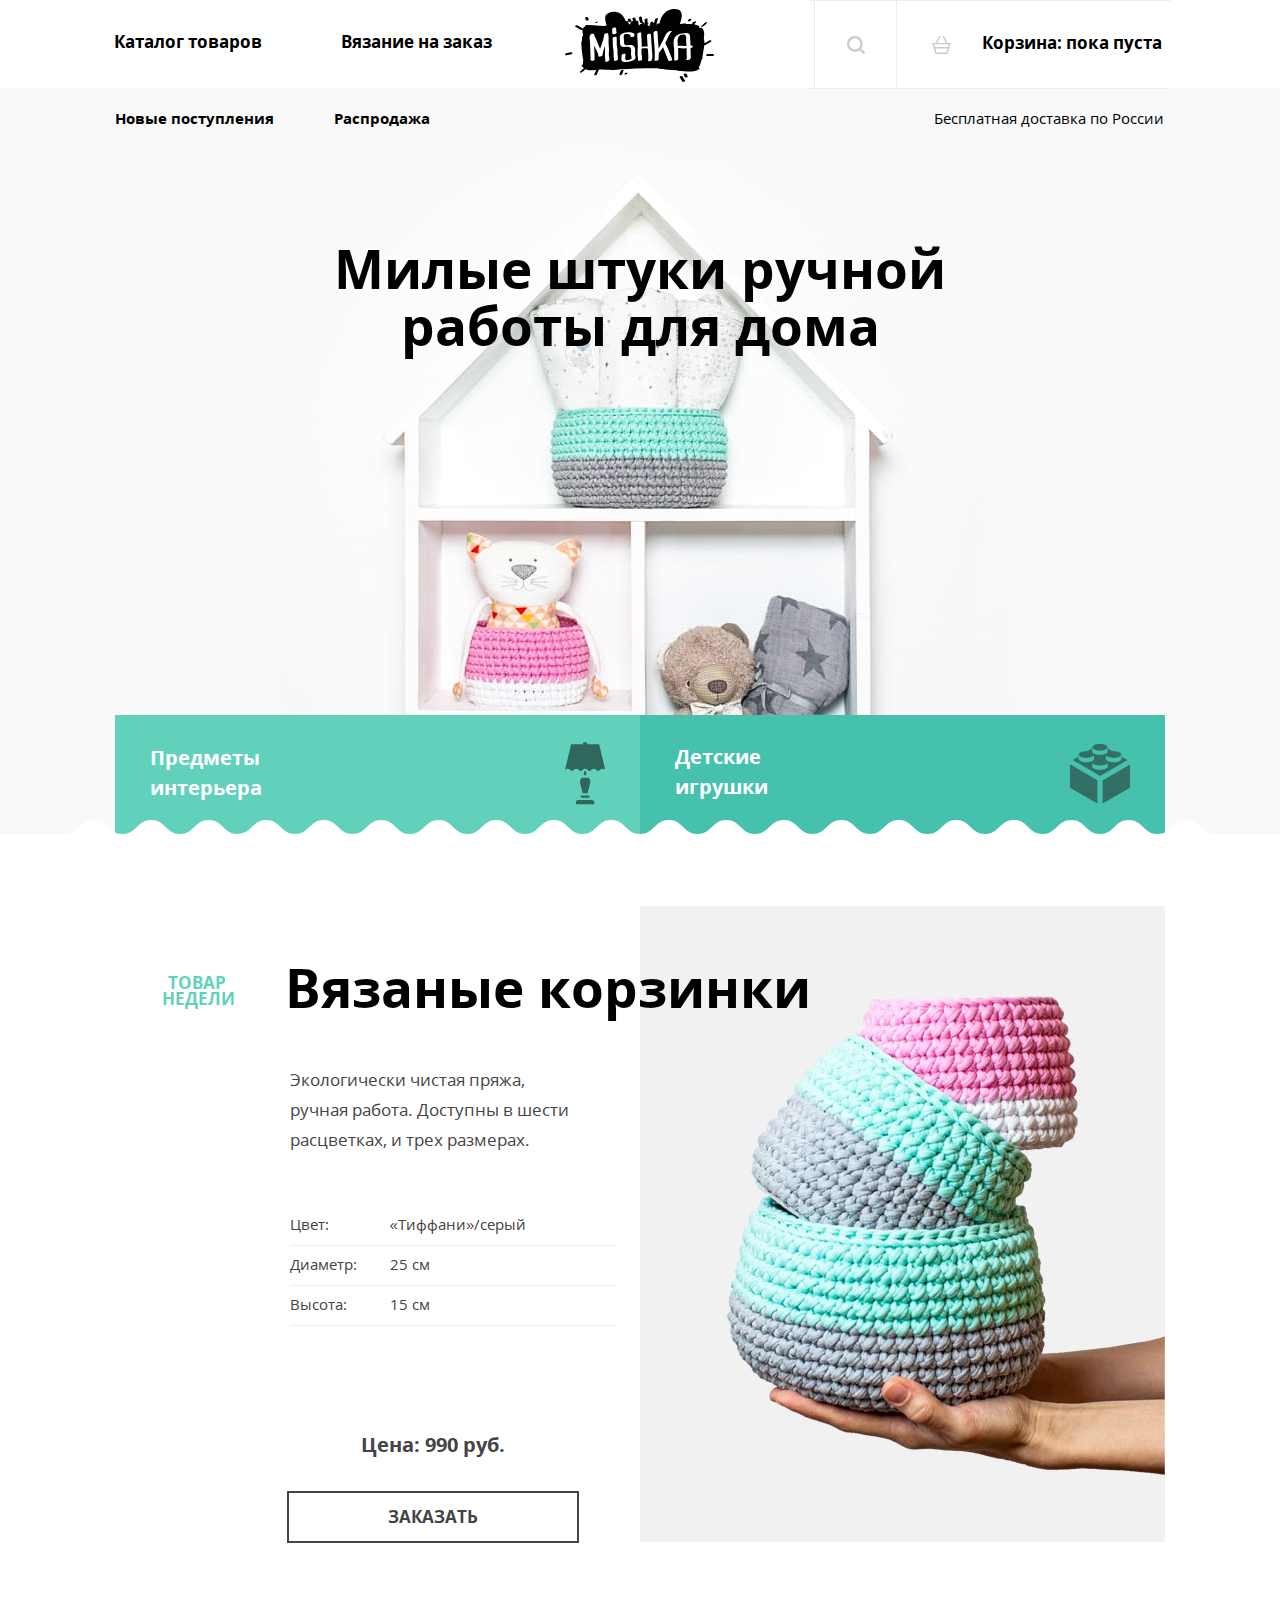
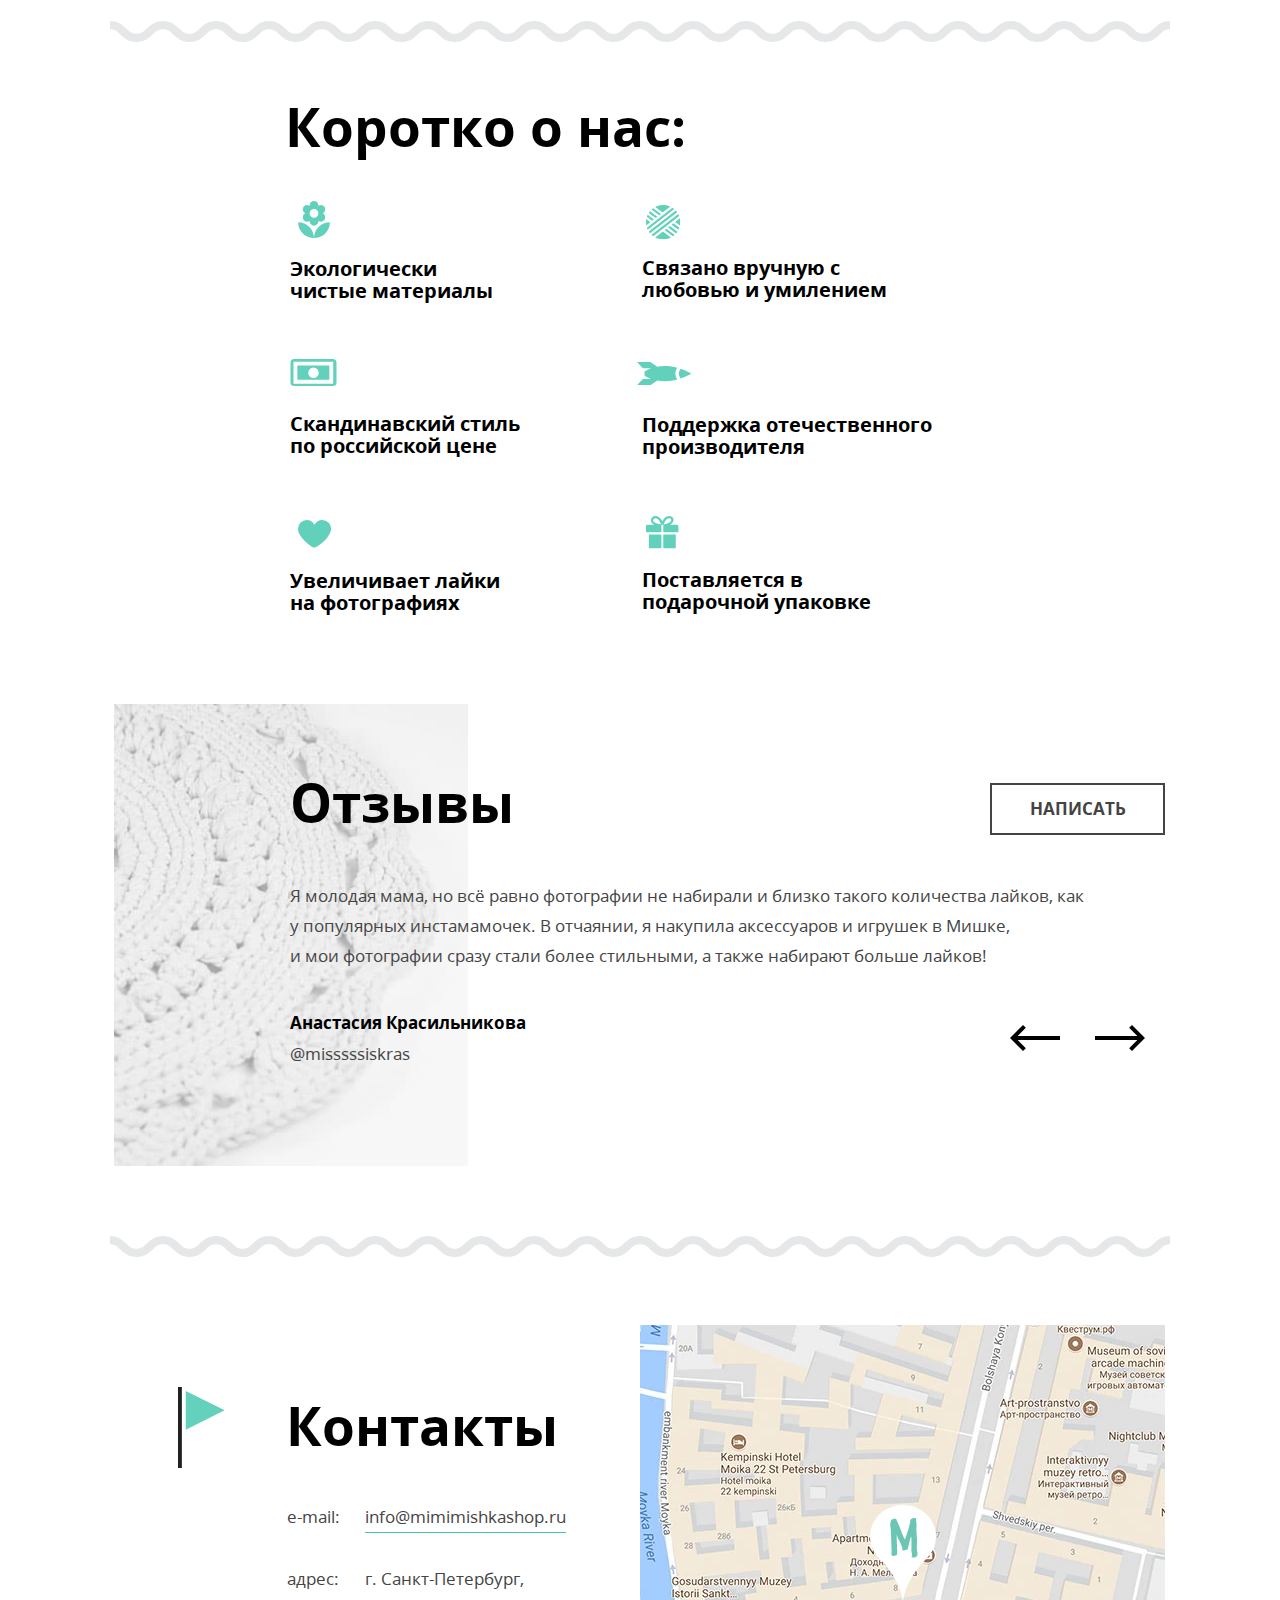
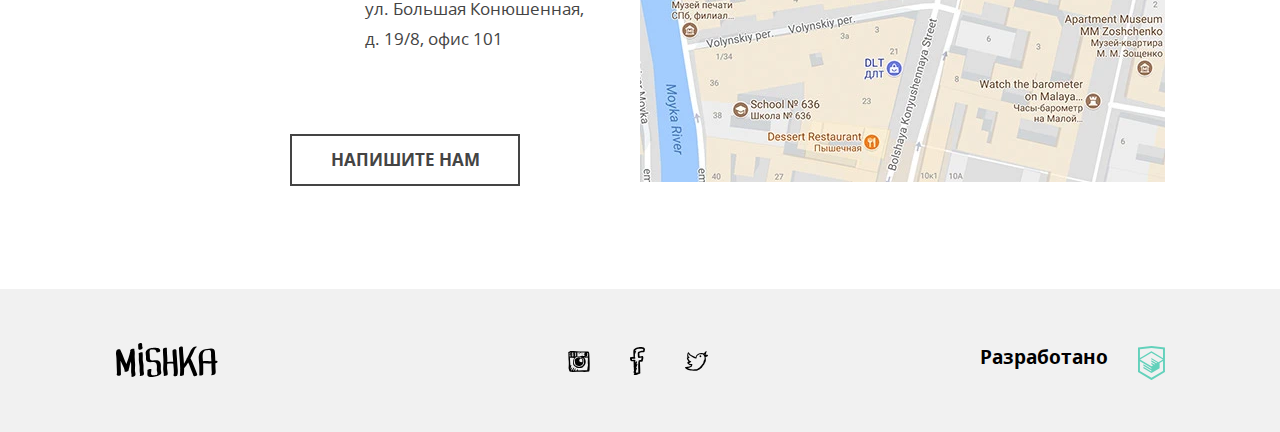
<file: index.html>
<!DOCTYPE html>
<html lang="ru">

<head>
  <meta charset="utf-8">
  <title>HTML Academy: Мишка</title>
  <meta name="viewport" content="width=device-width, initial-scale=1">
  <link rel="preload" href="fonts/opensans.woff2" as="font" type="font/woff2">
  <link rel="preload" href="fonts/opensansbold.woff2" as="font" type="font/woff2">
  <link rel="preload" href="fonts/opensans.woff" as="font" type="font/woff">
  <link rel="preload" href="fonts/opensansbold.woff" as="font" type="font/woff">
  <link rel="stylesheet" href="css/style.min.css">
  <script>
    document.createElement("picture");

  </script>
  <script src="js/picturefill.js" async=""></script>
</head>

<body>
  <svg xmlns="http://www.w3.org/2000/svg" xmlns:xlink="http://www.w3.org/1999/xlink" class="visually-hidden"><symbol id="icon-cart" viewbox="264.205 370.961 20.294 18.849"><path d="M283.75 378.19h-3.151l-3.407-6.814a.75.75 0 1 0-1.341.671l3.071 6.143h-9.138l3.072-6.143a.75.75 0 0 0-1.341-.671l-3.407 6.814h-3.151a.75.75 0 0 0 0 1.5h.157l.855 2.991a.737.737 0 0 0-.316.595c0 .396.309.71.697.739l1.656 5.795h12.697l1.656-5.795a.745.745 0 0 0 .698-.739.738.738 0 0 0-.316-.596l.854-2.991h.157a.75.75 0 1 0-.002-1.499zm-4.181 10.121h-10.433l-1.224-4.284h12.881l-1.224 4.284zm1.653-5.785h-13.739l-.81-2.836h15.359l-.81 2.836z"></path></symbol><symbol id="icon-fb" viewbox="56.519 49.996 14.962 27.718"><path d="M68.181 55.188c1.026.029 1.993 0 2.681-.3.391-.818.556-1.854.619-2.989-.19-.015-.062-.337-.207-.399-.029-.202-.278-.195-.309-.398-.277-.165-.457-.422-.723-.598-.727-.162-1.44-.335-2.164-.499-.849.044-1.895-.103-2.58.1-2.619-.04-3.997 1.12-5.259 2.392-.023.078-.003.197-.105.199-.574 1.587-.125 3.621-.204 5.581.099.436.107.958.204 1.395-.998.296-2.212.387-3.402.499-.317.324-.178 1.089-.206 1.693.085.583.278 1.06.413 1.595.211.193.596.396.825.498.065.029.071.082.103.1.506.268 1.451.008 2.268.1-.136 1.978.256 3.915 0 5.68.007.327.295.382.208.798-.001.963-.067 1.99.208 2.69-.287.455-.497.982-.415 1.794.122.016.114.157.105.299-.075.47.643.175.515.698.162.456-.428.184-.413.498v.896c.53.285 1.462.182 2.268.199.908-.419 2.188-.479 2.785-1.196.459.235.916-.014 1.238-.199-.018-.315.273-.333.205-.698-.004-.328-.173-.496-.103-.896v-2.89c-.206-2.293-.048-4.938-.309-7.176.888-.105 1.917-.075 2.578-.398.357-.451.377-1.23.516-1.895.177-.226.221-.583.206-.996.19-.213.068-.729.104-1.096-.141-.595-.168-1.3-.825-1.39-.884-.235-2.043.595-2.991.299.049-1.134-.293-2.342 0-3.388.746-.181 1.446-.4 2.166-.602zm-3.818 4.783c.117.254.254.486.414.698.079.022.203.003.205.101a10.319 10.319 0 0 0 3.096-.299c0 .998-.271 1.733-.518 2.492-.662.045-1.467.3-1.958.198-.276.165-.372.506-.62.698-.049.441.142.495 0 .797-.201.137-.055.611-.205.796v1.496c.085.281-.146.258-.104.497v3.488c-.085.281.146.258.104.498v2.989c.063.271-.132.791.103.896-.07.364-.412-.021-.824.1-.528.122-.926.369-1.548.4.117-.353.32-.622.311-1.097.049-.381-.365-.312-.516-.49.193-.644.562-1.117.722-1.793.197-.515.714-1.298.31-1.794-.522-.105-.521.293-.826.398-.022.077-.002.196-.103.199-.023.077-.003.196-.103.199.01.12-.151.062 0 0 .022-.078.002-.197.103-.199.023-.077.002-.197.103-.199v-.299c.368-.575.67-1.214.826-1.993.191-.28.283-.656.412-.997.156-.262.34-.869.104-1.195-.517.033-.796.295-.93.697-.32-.189.161-.434.104-.697.138-.231.169-.566.309-.797.202-.413.564-1.304 0-1.596-.438-.023-.612.207-.723.498-.214.191-.43.383-.516.698-.373-.07-.143-.727-.206-1.097-.067-.52.122-.899 0-1.195-.56-.799-2.026-.105-3.197-.299-.108-.307-.222-.984-.104-1.195 1.045-.088 2.479.201 3.197-.199.024-.078.003-.197.104-.199.094-.723-.271-1-.515-1.396.232-.806.04-2.02.104-2.989.233-.141.328-.414.515-.598.112-.955.673-1.476.722-2.49-.273.001-.607-.055-.619.199-.302-.114-.382.479-.515.199-.112-.541.246-.626.309-.997.599-.418 1.212-.82 1.856-1.195 1.741-.244 4.648-.449 6.086.198.051.616-.287.854-.207 1.496h-1.546c-1.092.24-1.987.672-2.991.997-.24.066-.276.331-.516.398-.036.396-.225.646-.311.996-.079 1.431.133 2.589.102 3.978z"></path></symbol><symbol id="icon-feature-ball"><path d="M.286 14.069a17.244 17.244 0 0 0 .008 6.301l4.121-3.21-4.129-3.091zM24.403 1.585C19.62-.623 13.959-.559 9.149 1.992l7.513 5.625 7.741-6.032zm9.498 11.59l-4.811 3.748 4.936 3.695a17.248 17.248 0 0 0-.125-7.443zM9.209 32.414c4.844 2.534 10.724 2.65 15.73.113l-8.096-6.062-7.634 5.949zM7.914 14.433L1.681 9.767c-.32.669-.595 1.356-.825 2.056l5.308 3.974 1.75-1.364zm10.679 10.669l8.336 6.242a17.184 17.184 0 0 0 1.74-1.372l-8.326-6.234-1.75 1.364zm-7.18-13.395L4.002 6.158a17.073 17.073 0 0 0-1.269 1.723l6.931 5.189 1.749-1.363zm10.68 10.668l8.092 6.059c.471-.544.904-1.112 1.297-1.701l-7.639-5.721-1.75 1.363zM14.913 8.98L7.196 3.203a17.436 17.436 0 0 0-1.709 1.394l7.676 5.747 1.75-1.364zm10.679 10.669l6.972 5.221c.33-.662.615-1.341.855-2.033l-6.077-4.55-1.75 1.362zm.856-16.943L.88 22.626c.233.698.513 1.386.839 2.059l26.52-20.663a17.006 17.006 0 0 0-1.791-1.316zm4.295 3.918a17.418 17.418 0 0 0-.939-1.106L2.786 26.567a17.144 17.144 0 0 0 1.279 1.717l27.09-21.108c-.134-.186-.269-.37-.412-.552zm1.555 2.375L5.552 29.838c.544.501 1.114.962 1.708 1.382l25.962-20.228a17.158 17.158 0 0 0-.924-1.993z"></path></symbol><symbol id="icon-feature-flower" viewbox="8.014 4.35 31.972 37.301"><path d="M24 41.65c8.827 0 15.986-7.159 15.986-15.986C31.158 25.664 24 32.822 24 41.65zM12.641 20.78a4.442 4.442 0 0 0 4.44 4.441c.932 0 1.803-.294 2.513-.782l-.036.337c0 2.451 1.99 4.441 4.441 4.441s4.44-1.99 4.44-4.441l-.036-.337a4.396 4.396 0 0 0 2.514.782c2.451 0 4.44-1.99 4.44-4.441a4.418 4.418 0 0 0-2.54-3.997 4.434 4.434 0 0 0 2.54-3.997 4.441 4.441 0 0 0-6.954-3.659l.037-.337a4.441 4.441 0 0 0-8.881 0l.036.337a4.392 4.392 0 0 0-2.513-.781 4.442 4.442 0 0 0-4.44 4.44 4.42 4.42 0 0 0 2.54 3.997 4.42 4.42 0 0 0-2.541 3.997zM24 12.343a4.441 4.441 0 0 1 4.44 4.44 4.441 4.441 0 0 1-8.881 0c0-2.451 1.99-4.44 4.441-4.44zM8.014 25.664c0 8.827 7.158 15.986 15.986 15.986 0-8.828-7.158-15.986-15.986-15.986z"></path></symbol><symbol id="icon-feature-gift" viewbox="239.665 239.757 32.666 32.486"><path d="M242.56 272.243h12.504v-13.91H242.56v13.91zm28.182-23.62h-7.335c.521-.267.984-.549 1.396-.845 1.588-1.133 2.424-2.57 2.42-3.999.002-1.169-.556-2.202-1.359-2.901a4.585 4.585 0 0 0-3.016-1.121c-1.22-.001-2.352.421-3.32 1.069-1.459.979-2.606 2.451-3.424 4.067-.039.079-.078.157-.115.236a12.944 12.944 0 0 0-1.041-1.792c-.691-.985-1.523-1.86-2.497-2.511-.97-.646-2.103-1.069-3.322-1.069-1.213.004-2.323.514-3.155 1.295-.828.783-1.41 1.885-1.412 3.135-.002.73.211 1.494.649 2.188.552.872 1.424 1.628 2.633 2.248h-6.588c-.878 0-1.591.712-1.591 1.59v5.897h15.396v-7.488h1.873v7.488h15.396v-5.897a1.585 1.585 0 0 0-1.588-1.59m-22.362-2.339c-.622-.391-1-.785-1.22-1.135-.22-.354-.294-.662-.296-.963-.004-.504.248-1.042.691-1.461.437-.415 1.028-.667 1.562-.667h.013c.685 0 1.366.231 2.046.683 1.018.671 1.975 1.85 2.645 3.187.342.676.609 1.39.789 2.087-3.082-.321-5.078-1.002-6.23-1.731m10.537-1.627c.557-.797 1.21-1.466 1.887-1.916.68-.451 1.362-.683 2.047-.683h.006c.574 0 1.117.22 1.494.55.377.336.571.739.573 1.171-.004.512-.272 1.259-1.467 2.132-1.138.825-3.101 1.673-6.127 2.265a10.57 10.57 0 0 1 1.587-3.519m-1.98 27.586h12.506v-13.91h-12.506v13.91z"></path></symbol><symbol id="icon-feature-heart" viewbox="47.475 50.071 33.05 27.857"><path d="M80.525 58.808a8.736 8.736 0 0 0-8.736-8.736A8.727 8.727 0 0 0 64 54.865a8.727 8.727 0 0 0-7.789-4.793 8.736 8.736 0 0 0-8.736 8.736c0 9.127 14.657 19.121 16.525 19.121 1.869 0 16.525-9.95 16.525-19.121z"></path></symbol><symbol id="icon-feature-money" viewbox="46.212 56.834 46.575 27.332"><path d="M88.882 56.834H50.116a3.905 3.905 0 0 0-3.904 3.905V80.26a3.905 3.905 0 0 0 3.904 3.905h38.766a3.906 3.906 0 0 0 3.905-3.905V60.739a3.906 3.906 0 0 0-3.905-3.905zm-39.647 24.95V59.551h40.202v22.233H49.235z"></path><path d="M53.14 77.88h32.395V63.456H53.14V77.88zM69.5 65.354a5.315 5.315 0 1 1 0 10.63 5.315 5.315 0 0 1 0-10.63z"></path></symbol><symbol id="icon-feature-rocket" viewbox="612.532 500.386 54.156 23.183"><path d="M652.844 506.098c-3.647-.971-7.839-1.667-12.359-1.666a46.394 46.394 0 0 0-7.71.623l-6.784-4.668-13.456.005 5.811 6.184h8.447c-4.58 1.598-6.759 3.515-6.759 3.515l.002 3.777s2.313 1.912 6.931 3.518l-8.623-.005-5.811 6.188 13.455.002 6.816-4.692c2.261.398 4.822.647 7.681.648 4.522-.001 8.712-.697 12.36-1.667-1.176-1.775-1.915-3.743-1.918-5.877.003-2.141.738-4.112 1.917-5.885zm3.423 1.034c-1.284 1.605-1.969 3.25-1.965 4.84-.007 1.597.677 3.238 1.968 4.847 6.399-2.162 10.419-4.841 10.419-4.841s-4.019-2.68-10.422-4.846z"></path></symbol><symbol id="icon-flag" viewbox="-11.34 -28.346 46.68 81.691"><path fill="#63D1BB" d="M-3.561-24.455v38.9l38.9-19.451-38.9-19.449zm-7.779 77.801v-81.691h3.805v81.691h-3.805z"></path><path fill="#231F20" d="M-11.34-28.346h3.805v81.691h-3.805z"></path></symbol><symbol id="icon-insta" viewbox="53.115 53.19 21.769 21.334"><path d="M74.881 65.336c-.013-2.395-.344-4.788-.303-7.135a37.854 37.854 0 0 0-.152-2.278c-.105-.3-.111-.699-.152-1.062-.26-.17-.222-.64-.456-.835-.423-.233-1.201-.114-1.744-.22-.657-.026-1.254-.115-1.899-.153-1.936-.101-3.973-.076-5.996-.076-2.001 0-3.954-.145-5.695-.379h-2.202c-.097.004-.105.098-.227.076-.599.034-1.077.188-1.595.303-.21.119-.421.235-.683.304-.136.192-.513.145-.607.379-.186.212.185.451 0 .607v.911c.173.13.027.58.075.835v.987c-.017 1.281.134 2.397.076 3.72.467 2.762.374 6.537.076 9.413.155.579.363 1.105.455 1.746.256.479.335 1.133.683 1.52.502.206 1.233.186 1.898.229.383.098.667.293 1.14.3 2.843-.21 5.496-.154 8.427-.229 2.704.24 5.802.188 8.275-.228.195-.134.128-.529.228-.76-.056-.385.207-.449.228-.759.131-2.395.164-4.789.15-7.216zm-12.982-6.225c.757-.153 1.48-.341 2.429-.304.71.076 1.287.283 1.897.456.116.184-.243.547.153.684v.076c.059.017.149.002.151.076.445.035.794.167 1.063.379.45.055.536.476 1.138.3-.091.213-.084.524-.075.835.324 1.183.475 2.81.303 4.252-.164.163-.215.442-.303.683-.311.322-.481.785-.836 1.062-.095.236-.25.408-.454.533-.116.213-.206.452-.457.53-.298.163-.577.011-.834-.076-.446.162-.904.312-1.215.607-.816-.096-1.648-.175-2.43-.304-.242-.139-.487-.273-.835-.305a1.997 1.997 0 0 0-.836-.455c-.101-.127-.337-.118-.455-.229-.198-.029-.229-.227-.456-.229-.118-.412-.443-.618-.532-1.062-.226-.331-.308-.805-.455-1.215-.043-1.434.091-2.692.379-3.796.346-.591.779-1.094 1.138-1.67.249.021.365-.09.38-.304.306.053.434-.072.684-.075.257.008.269-.309.458-.449zm-1.67-2.733c-.117-.263-.066-.691-.075-1.062-.007-.285.278-.279.304-.532-.003-.074-.093-.059-.152-.076.126-.146.701-.097.834 0 .132.537-.354.455-.531.684.011.167.322.032.456.076.029.854-.059 1.496 0 2.202h-.456c-.007.234.229.226.456.228-.059.286.092.363.075.607-.226.153-.716.042-1.062.075-.103-.594.235-1.375.151-2.202zm-.683-1.594c.088-.013.134.016.151.076.179.253.01.683-.076.911-.173-.179-.026-.682-.075-.987zm.152 1.822c-.132-.069-.168-.237-.152-.456.132.071.167.238.152.456zm0 1.367c-.058.139-.082-.045-.076-.152.058-.139.081.045.076.152zm-.152.228c.175-.024.084.219.228.227-.009.193-.283.179-.38.077.039-.112.113-.193.152-.304zm-2.354-1.216c.006-.108.013-.214-.076-.228-.073-.733.13-1.415 0-1.973.25-.155.769-.042 1.139-.077v1.139c-.088.064-.203.101-.379.077-.054.28.324.131.379.304.008.853-.056 1.777.152 2.429-.565-.059-.906.107-1.442.076.097-.612-.019-1.435.531-1.594-.012-.141-.257-.047-.304-.153zm-.531 0c-.204.021-.217-.534-.077-.607.328.006.249.501.077.607zm-.152.988c.077-.312.034-.304.075-.683.228.013.26.77-.075.683zm.228-2.05c-.263.054-.273-.266-.153-.38.263-.053.272.267.153.38zm0-1.139c.033.159-.052.201-.076.304-.176.023-.084-.219-.229-.229.025-.102.191-.062.305-.075zm-.228 3.721c.148-.031.11.345-.076.227a.363.363 0 0 0 .076-.227zm-.684-3.721c.029.259-.438.32-.379 0h.379zm-.987.076c-.034.219-.326.179-.379.379-.214-.17.084-.468.379-.379zm-.455.759c.226-.205.451-.41.684-.607-.021-.123.071-.131.076-.228h.229c.102.381-.261.296-.305.531.021.122-.072.131-.075.227.02.335.121.588.075.988-.27.008-.276.28-.607.227.022-.428-.135-.674-.077-1.138zm.076 3.265V57.29c.195-.185.396-.364.607-.532.295.489.179 1.392.455 1.897-.275.157-.75.111-1.062.229zM72.68 69.968c-.109.954-.158 1.968-.379 2.809-2.89.123-6.02.005-8.883.153-.199.045-.273-.031-.229-.229-.253 0-.258.247-.531.229.201-.336.438-.898.151-1.291-.797.013-.797.821-1.138 1.291-.686-.053-1.137.127-1.823.075.18-.705.75-1.021.911-1.745-.395-.55-.989.138-1.214.455-.204.48-.557.81-.76 1.29H57.8c.238-.469.489-.926.759-1.366.171-.512.625-.741.683-1.367-.157-.28-.42-.029-.683 0-.123.182-.272.335-.38.531-.232.376-.501.714-.684 1.14-.181.208-.335.003-.53.227-.389.271-.581.736-.988.987-.174-.06.039-.356.153-.38.045-.181-.096-.55.075-.607.063-.366.212-.647.379-.91.119-.742.521-1.199.684-1.898-.559.099-.674.643-.988.987-.212.445-.542.772-.683 1.291-.174-.131-.028-.58-.076-.836.122-.586.298-1.119.38-1.746.133-.22.173-.535.228-.834.168-.209.046-.61-.077-.761-.226.027-.374.133-.455.304-.192-.032-.193.506-.304.304-.045-2.587-.451-4.812-.456-7.438.026-.331-.183-.424-.228-.685 1.629.028 3.121.091 4.783.229-.089.139-.199.257-.304.379-.144.07-.226.173-.378.304-.604 1.653-.975 3.984-.607 6.15.229.58.589 1.029.986 1.441.907.485 1.635 1.149 2.506 1.671 1.701.361 3.84.369 5.541 0 .236-.12.484-.226.685-.38 1.364-1.242 2.753-2.459 2.961-4.859v-1.367c-.197-1.598-.688-2.905-1.747-3.644.331-.22 1.099.043 1.67.076.223.013.447.014.684 0 .408-.024.928-.055 1.443 0 .144.187.113.544.228.76-.062 1.684-.192 3.3-.152 5.087.103.454.127.986.229 1.441-.091.973-.237 1.89-.457 2.732zm.379-11.16c-.639-.12-1.232-.284-1.897-.379.072-.333.799-.01.987-.228.385-.223.295-.92.304-1.51.032-.348.114-.644.076-1.063-.401-.951-1.783-.421-2.886-.455-.225.718-.47 1.8-.304 2.657.169.49 1.024.292 1.519.456-.14.332-.688.057-.987.076-.296-.083-.707-.052-.986-.151-2.285.078-4.284.004-6.529.151.117-1.248.063-2.465-.076-3.645h3.112c-.344.364-.912.507-1.29.835-.44.244-.861.505-1.139.911.249.134.535-.245.759-.379.355-.074.479-.381.835-.455.423-.438 1.096-.625 1.67-.912.378-.022.697.013.987.077 1.283.007 2.456.126 3.796.076.614.145 1.45.069 1.974.304.107.298.231.579.305.911.008.986-.149 1.816-.23 2.723zm-5.845-3.72c.11-.047-.009-.092 0 0zm0 0c-.529.154-1.019.348-1.367.682.484-.198 1.059-.306 1.367-.682zm1.062.607c.111-.047-.007-.091 0 0zm-1.746.911c.727-.158 1.181-.591 1.746-.911-.437.019-.592.32-.987.379-.215.217-.6.26-.759.532zm-.683-.835c-.111.047.007.092 0 0zm-.683.607c.11-.046-.008-.092 0 0zm-.075.076c.063.014.07-.03.075-.076-.064-.014-.072.03-.075.076zm-.077.076c.064.014.072-.03.077-.076-.067-.013-.072.029-.077.076zm-.834.608c.346-.134.613-.348.834-.607a2.018 2.018 0 0 0-.834.607zm2.276.987c.533-.049.749-.416 1.215-.531.284-.298.784-.381.987-.76-.56.023-.766.399-1.216.531-.284.297-.751.413-.986.76zm-2.276-.987c-.317-.074-.016.227 0 0zm-.533.379c.021.021.115-.037.076-.077-.021-.02-.116.038-.076.077zm2.809.608c-.11.047.007.091 0 0zm-1.14 1.821c-.223-.231-.676-.233-.986-.379-.697-.038-1.223.093-1.746.229-.304.151-.607.304-.91.454-.266.166-.444.417-.76.532-.205.225-.352.51-.684.607-.004.223-.173.281-.304.379-.089.115-.094.312-.227.381-.007.12.036.29-.076.303.108 1.512.291 2.948.683 4.177.287.623.975.846 1.442 1.29.589.297 1.328.444 2.126.531.277-.052.553-.105.911-.076a5.088 5.088 0 0 0 2.81-1.441c.1-.281.252-.508.455-.684-.254-.671.293-1.098.455-1.59.002-1.344-.201-2.48-.607-3.415-.256-.579-.92-.751-1.366-1.139-.059-.018-.15-.003-.151-.077-.269-.136-.733-.239-1.065-.082zm-3.415 4.327c-.113-.063-.109-.244-.152-.379.256-.078.118.237.152.379zm.076.305c.041-.117.079-.006.076.075-.04.118-.079.005-.076-.075zm.456-2.051c.015-.086.075-.042.075 0-.014.087-.075.043-.075 0zm1.67-2.125c-.203.258.041.576.077.836-.305-.039-.574-.887-.077-.836zm.379 3.948c-.04-.038.055-.097.076-.076.04.038-.054.097-.076.076zm.759 2.884c.034-.109.066.008.152 0-.018.097-.15.077-.152 0zm2.201-2.581c-.233-.057-.145.208-.379.152.069-.159.118-.338.229-.455.134.019.172.13.15.303zm-1.137-3.796c.211.119.441.217.606.381.085.219.243.363.38.529.058.778.179 1.492.151 2.354-.257.099-.438.271-.683.381-.78-.006-1.358-.212-1.897-.456-.171-.259-.355-.505-.532-.759v-1.062c.17-.185.319-.391.456-.607.228-.127.508-.201.454-.607-.038-.062-.078-.124-.075-.229.158.045.245.159.379.229.323.017.41-.2.761-.154z"></path></symbol><symbol id="icon-interior" viewbox="-259.404 -19.675 40.219 62.411"><path d="M-244.227 18.283c-.286.966-.245 2.191.027 3.639.494 2.635 1.687 6.041 2.358 9.67h5.062c.696-3.641 1.949-7.05 2.471-9.683.287-1.445.33-2.66.041-3.617-.275-.899-.89-1.618-2.021-2.303h-5.997c-1.075.679-1.674 1.391-1.941 2.294zm11.832 19.995h-13.799c-1.293 0-2.299.976-2.299 2.229v2.229h18.397v-2.229c0-1.253-1.006-2.229-2.299-2.229zm7.133-55.724h-11.732c0-1.244-1.015-2.229-2.3-2.229-1.283 0-2.3.985-2.3 2.229h-11.737l-6.073 25.517c.794-.461 1.589-.992 2.632-.992 1.359 0 2.243.818 2.924 1.375.682.557 1.162.849 1.447.849.292.001.769-.287 1.451-.836.681-.548 1.564-1.358 2.915-1.358 1.349 0 2.237.806 2.919 1.354.684.549 1.161.84 1.451.84.146 0 .338-.073.58-.214.242-.141.53-.353.872-.626.512-.411 1.139-.967 1.99-1.218.284-.085.593-.136.93-.136 1.347 0 2.238.805 2.92 1.354.683.548 1.159.84 1.451.84.287-.002.766-.296 1.445-.85.684-.554 1.571-1.367 2.925-1.367 1.356 0 2.239.817 2.919 1.371.342.276.631.489.872.631.24.143.431.214.575.214.288 0 .762-.293 1.442-.854.68-.559 1.567-1.384 2.929-1.384 1.044 0 1.839.533 2.632.997l-6.079-25.507zm-10.619 51.266h-6.864c-.657 0-1.15.479-1.15 1.115 0 .635.493 1.113 1.15 1.113h6.9c.655 0 1.15-.479 1.15-1.113 0-.636-.495-1.115-1.15-1.115h-.036zm-3.414-24.484c-.146 0-.338.074-.58.213-.157.094-.37.261-.57.41v3.731h2.299V9.959c-.505-.378-.908-.623-1.149-.623z"></path></symbol><symbol id="icon-left-arrow"><path d="M50 11.002H7.659l8.174-8.174L13.005 0 0 12.998l.003.003-.003.004 13.005 12.998 2.828-2.828-8.172-8.173H50z"></path></symbol><symbol id="icon-logo-footer"><path d="M19.135 21.495c-.083-2.683-.51-5.347-.475-8.035.028-2.174.389-4.41-.36-6.495.047-.237.096-.473.14-.711.193-1.045-3.271-.492-3.813.464-.343.28-.519.615-.375.957.037.086.069.174.102.261-.656 3.204-1.57 6.306-2.621 9.412-.402 1.188-.888 2.349-1.298 3.533-.582-1.104-1.169-2.194-1.643-3.377-1.374-3.433-2.612-6.902-4.287-10.206.19-1.528-3.204-1.368-3.873.032-.809 1.694-.705 3.403-.438 5.214.3 2.042.353 4.05.377 6.111.047 3.976.358 7.943.417 11.919-.354.395-.461.881-.091 1.375.162.216.361.382.571.549.904.724 3.5.107 3.496-1.271-.014-4.123-.312-8.238-.42-12.358a98.054 98.054 0 0 1-.024-1.21l.171.434c.64 1.604 1.31 3.163 2.185 4.654.868 1.478 1.303 3.064 1.803 4.677-.189.217-.303.462-.233.708-.039.18.07.292.251.36.639.548 1.841.274 2.509-.007a6.07 6.07 0 0 0 .826-.424c.345-.212.883-.679.729-1.159l-.087-.279c.47-1.27.709-2.589.965-3.93.272-1.428.782-2.78 1.295-4.133.052.619.106 1.238.156 1.855.204 2.554.033 5.072.007 7.626-.008.847.054 1.633.219 2.461.068.343.367 1.808.281 1.887-.611.564-.433 1.257.385 1.437.915.201 2.081-.105 2.77-.742 1.198-1.106.632-2.845.361-4.241-.452-2.342.095-4.964.022-7.348zm8.364.675c-.074-1.988-.765-3.862-.774-5.872-.011-2.305.181-4.593-.155-6.886-.106-.725-4.056.1-3.917 1.05.309 2.11.197 4.229.159 6.354-.037 2.044.468 3.898.73 5.904.269 2.054-.084 4.157.149 6.213.109.962.75 2.743.089 3.58-.42.532 1.469.342 1.553.326.769-.142 1.793-.392 2.304-1.038.653-.828.196-2.426.053-3.357-.316-2.059-.114-4.195-.191-6.274zm16.329-3.319c-2.062-2.784-5.889-.78-8.561-1.54-1.377-.392-1.395-2.271-1.392-3.396.004-1.426-.114-2.732-.273-4.146-.119-1.052-.024-2.121.746-2.904.142-.144.859-.336.81-.339a8.132 8.132 0 0 1 1.067-.093c1.549-.066 4.613.232 4.019 2.483-.266 1.01 3.596.431 3.877-.637 1.213-4.598-7.284-3.714-9.686-3.078-2.21.588-4.648 1.846-4.775 4.399-.061 1.219.273 2.379.325 3.587.061 1.39-.198 2.776.289 4.118 1.082 2.982 5.52 1.576 7.778 1.745 3.845.287 2.697 5.469 2.748 7.883.027 1.288 1.181 3.429.211 4.507-.595.662-1.982.699-2.792.768-.813.068-2.201.312-2.742-.461-.993-1.418.091-3.799-.121-5.425-.121-.924-4.066-.095-3.917 1.05.342 2.627-1.399 6.145 2.402 6.596 2.441.289 5.191-.161 7.5-.928 1.196-.396 2.307-.942 3.243-1.793 1.035-.941.694-2.348.417-3.547-.677-2.918.731-6.279-1.173-8.849zm17.327-.189c-.122-3.777-.69-7.513-.706-11.297-.008-1.971-3.963-1.305-3.957.343.015 3.608.497 7.167.682 10.764l.013.221c-1.949-.018-3.899.177-5.853.246.201-4.633-.611-9.227-.435-13.857.022-.582-3.874-.09-3.917 1.049-.171 4.475.587 8.915.453 13.392-.064 2.136-.245 4.264-.259 6.402-.007 1.095.171 2.183.329 3.263.146.999.484 2.331.182 3.318-.237.772 3.561.29 3.862-.694.544-1.778-.222-4.039-.405-5.839-.175-1.725-.039-3.499.083-5.248 2.03-.13 4.059-.297 6.08-.012.09 1.378.196 2.754.322 4.134a45.83 45.83 0 0 1 .196 3.475c.015 1.019.142 2.496-.221 3.461-.773 2.057 3.15 1.889 3.723.364.703-1.87.502-4.199.383-6.164-.148-2.443-.477-4.874-.555-7.321zm16.932 4.474c-.939-2.758-2.373-5.177-3.616-7.797 1.001-1.949 2.018-3.898 2.932-5.888.831-1.808 1.446-3.819 3.08-5.092.574-.447.55-.896-.255-.951-.875-.061-2.064.192-2.77.742-1.485 1.158-2.427 2.563-3.201 4.268a160.304 160.304 0 0 1-2.914 6.075l-.224.443c-.49.315-.785.762-.639 1.266-.792 1.563-1.6 3.117-2.499 4.61-.299-5.534-.955-11.061-1.15-16.6-.045-1.27-3.971-.479-3.917 1.049.243 6.868 1.219 13.719 1.286 20.587l-.047.051c-.301.308-.19.494.051.602a60.756 60.756 0 0 1-.209 5.254c-.472.745.463 1.139 1.084 1.139h.096c.739 0 2.626-.35 2.718-1.364.191-2.1.251-4.196.232-6.291 1.59-1.715 2.89-3.63 4.055-5.635.759 1.48 1.482 2.972 1.989 4.582.861 2.741 2.299 5.261 3.131 8.014.544 1.806 4.457.738 3.917-1.049-.829-2.753-2.204-5.297-3.13-8.015zm23.503-4.635c-.21-.832-1.372-.849-2.271-.77-.012-.335-.02-.671-.036-1.006-.125-2.661-.165-5.379-.392-8.032-.209-2.458-1.585-3.337-3.972-3.247-2.416.092-5.229.527-7.482 1.403-2.607 1.014-4.058 2.935-4.559 5.681-.549 3.014.24 6.219.373 9.246.154 3.503.066 7.014.062 10.519 0 .573 3.916.031 3.917-1.049.003-2.776.042-5.551 0-8.327a52.196 52.196 0 0 0-.102-2.444c1.369-.593 3.687.012 5.05.141 1.107.104 2.169-.166 3.244-.292.021 2.312.107 4.635.202 6.944.049 1.184.477 3.53-.354 4.511-.437.516 1.48.343 1.555.33.793-.146 1.761-.401 2.303-1.041.949-1.12.456-3.79.401-5.126-.078-1.91-.102-3.824-.141-5.737 1.154-.147 2.417-.854 2.202-1.704zm-14.618-.15c-.103-1.245-.217-2.49-.303-3.743-.16-2.331.117-5.583 2.29-6.999.58-.379 1.675-.315 2.354-.438.97-.176 1.956-.389 2.829.19 1.21.802.912 3.657.911 4.869-.003 2.005.207 4.001.31 6.003-.552.055-1.111.089-1.683.076-2.286-.053-4.544-.413-6.708.042zM24.108 6.7a3.157 3.157 0 0 0 1.477-.524l.256-.216c.52-.335.972-.827.728-1.361-.504-1.105-.423-2.231-.416-3.414.006-.958-.963-1.246-1.781-1.174-.723.063-2.168.581-2.175 1.52-.006.993-.071 2.016.109 2.992-.047.113-.074.239-.104.355-.055.212.016.42.142.59l.002.134.015.335a.901.901 0 0 0 .429.53c.388.233.878.275 1.318.233z"></path></symbol><symbol id="icon-logo-htmlacademy"><path d="M13.62.017L13.472 0 0 1.412v24.661l13.473 8.017 13.43-7.99.042-.025V1.412L13.62.017zm11.399 12.11L13.495 5.334l-.001-.104-.087.05-.088-.056v.109L1.925 12.118V3.147l11.548-1.212L25.02 3.147v8.98zm-11.614-5.34L24.923 13.5l-4.479 2.64-7.093-4.221-.014 1.415 5.904 3.513-.86.507-5.03-2.992-.014 1.415 3.827 2.275-.782.523-3.031-1.787-.014 1.413 1.853 1.091-1.8 1.081-11.356-6.751 11.371-6.835zm-11.48 8.34l11.411 6.791.016 1.044-7.942-4.728-.015 1.416 7.979 4.795.018 1.076-7.973-4.74-.013 1.414 8.021 4.822.046.025 8.143-4.872-.011-5.177 3.415-2.036v10.021L13.472 31.85 1.925 24.979v-9.852z"></path></symbol><symbol id="icon-mail"><path d="M28 5H4a4 4 0 0 0-4 4v13a4 4 0 0 0 4 4h24a4 4 0 0 0 4-4V9a4 4 0 0 0-4-4zM2 10.25l6.999 5.25L2 20.75v-10.5zM30 22c0 1.104-.898 2-2 2H4c-1.103 0-2-.896-2-2l7.832-5.875 4.368 3.277a3 3 0 0 0 3.599 0l4.369-3.277L30 22zm0-1.25l-7-5.25 7-5.25v10.5zm-12.801-2.148c-.35.263-.763.4-1.199.4s-.851-.139-1.2-.4L10.665 15.5l-.833-.625L2 9.001V9c0-1.103.897-2 2-2h24c1.102 0 2 .897 2 2l-12.801 9.602z"></path></symbol><symbol id="icon-map-pin"><path fill="#FFF" d="M56.334 9.228c-12.892-12.305-33.773-12.305-46.667 0-12.891 12.297-12.891 32.248 0 44.542 0 0 23.318 21.832 23.318 47.031 0-25.199 23.343-47.031 23.343-47.031 12.897-12.294 12.897-32.245.006-44.542z"></path><path fill="#6BC6B3" d="M47.036 45.522c-.636-3.277.13-6.947.027-10.284-.115-3.755-.713-7.485-.665-11.246.039-3.044.545-6.173-.503-9.091.065-.332.134-.662.195-.995.271-1.463-4.577-.689-5.338.649-.479.393-.726.861-.523 1.339.051.121.097.243.142.365-.917 4.485-2.197 8.827-3.668 13.174-.563 1.663-1.244 3.288-1.817 4.946-.814-1.545-1.638-3.071-2.3-4.728-1.922-4.805-3.656-9.661-6-14.285.266-2.14-4.484-1.916-5.421.044-1.132 2.371-.986 4.763-.613 7.299.42 2.858.494 5.668.528 8.554.066 5.566.502 11.119.584 16.684-.496.552-.646 1.233-.127 1.924.226.302.505.535.799.769 1.265 1.013 4.899.15 4.893-1.779-.02-5.771-.437-11.531-.589-17.299-.015-.565-.025-1.129-.034-1.694.08.203.159.406.24.607.896 2.245 1.833 4.427 3.059 6.514 1.214 2.068 1.824 4.289 2.523 6.547-.265.303-.423.647-.326.991-.055.251.099.409.352.504.894.766 2.578.383 3.513-.01a8.28 8.28 0 0 0 1.155-.593c.483-.297 1.236-.95 1.021-1.622a44.64 44.64 0 0 1-.121-.391c.657-1.776.992-3.625 1.352-5.5.381-2 1.095-3.892 1.812-5.786.073.867.149 1.732.219 2.597.285 3.575.046 7.099.011 10.674a16.22 16.22 0 0 0 .306 3.445c.096.479.514 2.53.394 2.642-.855.79-.606 1.759.539 2.011 1.279.281 2.912-.148 3.877-1.039 1.675-1.548.882-3.98.504-5.937z"></path></symbol><symbol id="icon-menu-close"><path fill="#231F20" d="M20.513 1.414L19.099 0l-8.843 8.842L1.414 0 0 1.414l8.842 8.842L0 19.098l1.414 1.414 8.842-8.842 8.843 8.842 1.414-1.414-8.842-8.842z"></path></symbol><symbol id="icon-menu-open"><path fill="#231F20" d="M0 0h19.958v2H0zm0 6h19.958v2H0zm0 6h19.958v2H0z"></path></symbol><symbol id="icon-phone"><path d="M17.321 24.333h-1.115c-4.904-.58-8.497-2.857-11.11-5.772C2.473 15.637.402 11.875 0 6.817V5.459c.091-.921.544-1.55 1.067-2.086.65-.666 1.63-1.522 2.522-1.553.659-.022 1.78.451 2.232 1.066.388.53.595 1.59.775 2.378.185.797.6 1.95.485 2.717-.176 1.196-1.764 1.703-2.231 2.572 1.551 3.721 4.089 6.456 7.472 8.345.847-.465 1.595-1.864 2.767-1.892.428-.012.972.209 1.406.34.477.143.891.326 1.311.484.705.266 1.957.621 2.378 1.213.433.61.681 1.608.581 2.231-.194 1.234-2.227 2.603-3.444 3.059zM12.529 1.528c5.949 0 10.771 4.822 10.771 10.771h1.529C24.829 5.507 19.323 0 12.529 0v1.528z"></path><path d="M12.529 9.327v1.552a1.42 1.42 0 0 1 1.421 1.42h1.553a2.973 2.973 0 0 0-2.974-2.972zm0-3.081a6.054 6.054 0 0 1 6.056 6.054h1.588a7.642 7.642 0 0 0-7.644-7.641v1.587z"></path></symbol><symbol id="icon-play" viewbox="247.3 382.56 100.678 76.891"><path fill="#63D1BB" d="M344.255 400.708s-.92-7.008-3.785-10.078c-3.632-4.041-7.674-4.066-9.541-4.297-13.326-1.023-33.303-1.023-33.303-1.023h-.051s-19.978 0-33.304 1.023c-1.867.23-5.908.256-9.54 4.297-2.84 3.096-3.786 10.078-3.786 10.078s-.896 8.211-.896 16.422v7.699c0 8.21.947 16.421.947 16.421s.921 7.009 3.785 10.078c3.632 4.041 8.364 3.913 10.487 4.349 7.622.767 32.356 1.022 32.356 1.022s20.003-.025 33.329-1.048c1.867-.23 5.908-.256 9.54-4.298 2.84-3.069 3.786-10.078 3.786-10.078s.946-8.21.946-16.421v-7.699c-.023-8.236-.97-16.447-.97-16.447z"></path><path fill="#FFF" d="M297.614 459.449h-.016c-1.015-.011-24.946-.266-32.604-1.037l-.14-.014-.137-.028c-.271-.056-.668-.107-1.126-.167-2.503-.328-7.159-.938-10.839-5.019-3.354-3.616-4.377-10.771-4.483-11.576l-.005-.043c-.039-.342-.965-8.463-.965-16.736v-7.699c0-8.266.875-16.378.912-16.72l.009-.071c.108-.802 1.155-7.928 4.474-11.557 3.996-4.439 8.531-4.899 10.712-5.121.192-.02.37-.037.529-.058l.126-.013c13.277-1.019 33.312-1.031 33.514-1.031h.051c.201 0 20.236.013 33.514 1.031l.126.013c.159.021.337.038.529.058 2.179.221 6.71.682 10.704 5.112 3.354 3.616 4.377 10.771 4.483 11.577l.005.043c.039.342.965 8.459.99 16.753v7.708c0 8.273-.926 16.395-.965 16.736l-.007.053c-.108.805-1.156 7.953-4.478 11.562-3.994 4.435-8.527 4.896-10.707 5.117-.193.02-.371.037-.53.057l-.126.013c-13.276 1.02-33.334 1.057-33.535 1.058l-.015-.001zm-31.944-6.497c7.477.729 31.216.989 31.968.997.657-.001 20.135-.049 33.047-1.036.178-.021.371-.041.58-.062 1.836-.186 4.608-.468 7.186-3.335l.026-.029c1.825-1.974 2.853-6.928 3.075-8.552.059-.514.926-8.358.926-16.08v-7.699c-.023-7.76-.896-15.627-.951-16.109-.32-2.382-1.434-6.789-3.066-8.539l-.035-.038c-2.577-2.868-5.351-3.149-7.186-3.336a34.367 34.367 0 0 1-.58-.062c-13.066-.998-32.834-1.011-33.033-1.011h-.051c-.198 0-19.967.013-33.033 1.011a33.29 33.29 0 0 1-.58.062c-1.835.187-4.607.468-7.186 3.336l-.019.021c-1.828 1.993-2.855 6.924-3.082 8.552-.062.591-.875 8.399-.875 16.089v7.699c0 7.749.871 15.598.926 16.083.32 2.381 1.433 6.789 3.066 8.539l.035.039c2.322 2.584 5.303 2.975 7.479 3.259.481.061.939.121 1.363.201z"></path><path fill="#FFF" d="M285.733 403.138v35.708l29.747-17.854z"></path></symbol><symbol id="icon-right-arrow"><path d="M0 11.002h42.341l-8.175-8.174L36.995 0 50 12.998l-.004.003.004.004-13.005 12.998-2.829-2.828 8.173-8.173H0z"></path></symbol><symbol id="icon-search" viewbox="-0.8 -0.8 17.6 17.6"><path d="M16.47 14.93l-3.415-3.415A7.67 7.67 0 0 0 14.6 6.899C14.6 2.646 11.153-.8 6.9-.8S-.8 2.646-.8 6.899s3.446 7.7 7.699 7.7c1.734 0 3.326-.58 4.613-1.546l3.417 3.416c.203.202.418.33.771.33a1.1 1.1 0 0 0 1.1-1.1c0-.24-.061-.499-.33-.769zM1.399 6.899a5.5 5.5 0 1 1 11 0c0 3.038-2.462 5.5-5.5 5.5s-5.5-2.461-5.5-5.5z"></path></symbol><symbol id="icon-tick"><path d="M32.666 1.414L31.252 0 11.338 19.914 1.414 9.989 0 11.403l9.924 9.925 1.414 1.414h.001l1.414-1.414h-.001z"></path></symbol><symbol id="icon-toy" viewbox="226.001 226.19 60 59.62"><path fill="#231F20" d="M226.001 269.871l27.438 15.934v-23.346l-27.438-15.94v23.352zm51.346-31.244v2.453c0 1.817-3.458 3.29-7.73 3.29-4.266 0-7.727-1.473-7.727-3.29v-4.059h.024c.26 1.714 3.604 3.073 7.702 3.073 4.272 0 7.729-1.474 7.729-3.285 0-1.819-3.457-3.289-7.729-3.289-.339 0-.675.01-1.002.03l-4.975-2.888v3.086c0 1.817-3.454 3.29-7.723 3.29-2.683 0-5.045-.583-6.433-1.467a3.928 3.928 0 0 0-.732-.586c-.363-.381-.565-.797-.565-1.236v-2.986l-4.807 2.792a21.384 21.384 0 0 0-1.054-.033c-4.267 0-7.727 1.469-7.727 3.289 0 1.811 3.46 3.285 7.727 3.285 4.099 0 7.446-1.358 7.705-3.073h.022v4.059c0 1.817-3.455 3.29-7.727 3.29-4.267 0-7.727-1.473-7.727-3.29v-2.42l-5.952 3.452 27.531 15.986 27.351-15.882-6.181-3.591zm-13.644 10.166c0 1.817-3.46 3.287-7.727 3.287-4.269 0-7.729-1.47-7.729-3.287v-4.059h.024c.26 1.715 3.603 3.076 7.705 3.076 4.101 0 7.443-1.361 7.705-3.076h.021v4.059h.001zm-5.145 13.873v23.144L286 269.871v-23.144l-27.442 15.939zm-2.641-29.904c4.269 0 7.723-1.47 7.723-3.286 0-1.814-3.454-3.287-7.723-3.287-4.27 0-7.729 1.472-7.729 3.287-.001 1.816 3.459 3.286 7.729 3.286"></path></symbol><symbol id="icon-twitter" viewbox="52.253 53.771 23.494 20.168"><path d="M75.706 57.855c-.227-.366-.909-.277-1.407-.371h-1.112c.142-.353.343-.646.52-.963.056-.438.254-.734.223-1.26.129-.167.176-.417.296-.593.104-.144.242-.477.074-.667-.051-.221-.295-.249-.593-.222a.515.515 0 0 0-.222.148c-.448.433-.778 1.014-1.261 1.408-.009.008-.062 0-.074 0-.087.005-.033.046-.075.074-.146.098-.257.152-.369.223-.284.176-.547.445-.891.519-.529-.211-1.156-.326-1.852-.37-1.157.102-2.303.215-3.038.741-.911.35-1.477 1.042-2.149 1.63-.049.32-.342.398-.37.741-.005.045-.012.088-.073.074.043.241-.051.345-.074.519-.001.133.199.431 0 .52-.822-.12-1.485-.63-2.149-.964-.718-.36-1.468-.604-2.074-1.111-.716-.322-1.26-.816-1.778-1.334-.208-.312-.542-.496-.667-.89-.379-.164-.175-.912-.741-.889-.315-.043-.345.199-.444.37-.07.227-.361.232-.371.519-.004.046-.011.088-.074.075-.17 1.089-.527 1.992-.519 3.26.129.415.35.738.593 1.038-.418.051-.716.222-.89.519-.06 1.073.378 1.647.742 2.297.134.384.352.685.593.963.017.229.206.288.296.445.019.105.123.125.149.223-.04.105.289.18.073.221-.413.131-1.016.07-1.259.371-.109.279-.109.833 0 1.111.034.237.282.262.296.519.499.417 1.082.747 1.631 1.112.574.166 1.211.271 1.852.37-.102.343-.338.551-.593.741-.78.381-1.849.474-2.742.74-.555.038-.956.23-1.556.223-.333.127-.854.075-1.112.223-.122.068-.102.096-.222.221-.134.412.111.74.444.89-.005.253.219.276.371.371.089.183.254.29.445.37.544.468 1.268.759 1.927 1.112.83.183 1.648.376 2.52.519.896.116 1.901.124 2.816.222h.963c.511.132 1.23.054 1.853.074.095-.102.322-.073.519-.074.522-.269 1.196-.385 1.631-.74.574-.241.989-.642 1.557-.89.866-.765 1.937-1.324 2.519-2.37.205-.189.351-.438.445-.74.265-.156.385-.454.593-.667.404-.41.706-.924 1.037-1.4.319-.496.576-1.054.89-1.556-.01-.405.306-.484.296-.89.193-.226.177-.662.371-.88-.033-.255.029-.415.074-.594.047-1.281-.047-2.422-.297-3.407.588-.155 1.181-.302 1.631-.593.52-.206.993-.603.808-1.281zm-3.408 4.076c-.153.859-.615 1.41-1.038 2.001.059.379-.104.538-.073.889a4.303 4.303 0 0 0-.371 1.037c-.203.267-.332.606-.519.89-.366.548-.777 1.051-1.186 1.557-.378.56-.912.965-1.334 1.481-.42.493-.942.885-1.407 1.334-.474.17-.89.396-1.26.667a5.06 5.06 0 0 0-.667.296c-.177.146-.499.145-.668.29-1.086.147-2.3.17-3.555.148-1.031-.105-2.115-.159-3.039-.371-.922-.189-1.511-.712-2.297-1.037.153-.242.634-.154.963-.222.031-.166.394-.003.444-.149.257.06.285-.109.52-.07.563-.201 1.23-.302 1.705-.593.282-.138.406-.434.667-.593.033-.189.104-.341.222-.444.047-.275.201-.441.148-.815.111-.21.299-.343.296-.667-.074-.147-.128-.316-.296-.371-.026-.196-.377-.067-.444-.222-.255.032-.416-.029-.593-.075-.154-.043-.487.092-.519-.073-.842-.023-1.3-.43-1.853-.74.431-.262 1.032-.353 1.333-.742.516-.076 1.058-.129 1.112-.666 0-.717-.771-.661-1.333-.815-.773-.66-1.194-1.672-1.779-2.52.238-.157.564-.226.741-.444.454.058.54-.251.667-.52.019-.488-.333-.605-.593-.815a3.49 3.49 0 0 1-.667-.74c-.003-.818-.021-1.652.074-2.372.063-.014.07.029.074.074.227.441.559.775.815 1.186.532.357.925.853 1.556 1.112.452.413 1.108.621 1.557 1.038.601.263 1.158.57 1.704.889.669.194 1.056.673 2.001.593.198-.098.394-.199.593-.297.258-.456-.059-1.079.147-1.63.255-.659.797-1.031 1.26-1.481.29-.155.555-.335.815-.519.347-.098.675-.216.964-.37a6.223 6.223 0 0 0 1.037-.148h1.26c.244.052.475.119.74.148.209.137.38.313.666.371.789.693 1.271 1.696 1.409 3.039-.122.484.053.873.001 1.481zm.296-5.632c-.129.34-.23.707-.593.815-.017-.105-.122-.125-.147-.222-.012-.209.209-.186.296-.296.162-.085.245-.248.444-.297-.007-.09.108-.046 0 0zm-5.484 3.038c.163.135.284.31.519.371.101.221.314.327.594.37.047-.15.346-.049.37-.222.174-.023.166-.229.296-.297-.018-.55-.129-1.006-.37-1.333-.758-.423-1.676.039-1.409 1.111z"></path></symbol><symbol id="icon-video"><path d="M26 15l6-4v16l-6-4v-8zm-2 0v8a4 4 0 0 1-4 4H4a4 4 0 0 1-4-4v-8a4 4 0 0 1 4-4h10a2 2 0 0 1 2-2V7H5a1 1 0 1 1 0-2h12a1 1 0 0 1 1 1v3a2 2 0 0 1 2 2 4 4 0 0 1 4 4zm-12 0H4v8h8v-8zm8 1a1 1 0 0 0-1-1h-4a1 1 0 1 0 0 2h4a1 1 0 0 0 1-1z"></path></symbol></svg>
  <header class="header">
    <nav class="header__navigation header__navigation--closed header__navigation--nojs">
      <div class="header__inner">
        <button class="header__toggle" type="button">
          <span class="visually-hidden">Открыть меню</span>
        </button>
        <div class="header__logo logo">
          <a class="logo__link-header">
            <picture>
              <source media="(min-width: 1140px)" srcset="img/logo-desktop.svg">
              <source media="(min-width: 768px)" srcset="img/logo-tablet.svg">
              <img class="logo__img" src="img/logo-mobile.svg" alt="Логотип магазина «Мишка»" width="86" height="35">
            </picture>
          </a>
        </div>
        <ul class="header__list header__list--site">
          <li class="header__item header__item--catalog">
            <a class="header__link" href="catalog.html">Каталог товаров</a>
          </li>
          <li class="header__item header__item--form">
            <a class="header__link" href="form.html">Вязание на заказ</a>
          </li>
        </ul>
        <ul class="header__list header__list--user">
          <li class="header__item header__item--search">
            <label class="header__label" for="form-search">
              <a class="header__link header__link--search" href="#">
                <svg class="header__label-icon" width="18" height="18" role="img" aria-labelledby="searching">
                  <title id="searching">Поиск по сайту</title>
                  <use xlink:href="#icon-search"></use>
                </svg>
              </a>
            </label>
            <input class="header__input" id="form-search" type="text" placeholder="Поиск по сайту">
          </li>
          <li class="header__item header__item--indent">
            <a class="header__link header__link--indent" href="cart.html">
              <svg class="header__link-icon" width="20" height="18" aria-hidden="true" role="presentation" focusable="false">
                <use xlink:href="#icon-cart"></use>
              </svg>
              Корзина: пока пуста
            </a>
          </li>
        </ul>
        <ul class="header__list header__list--desktop">
          <li class="header__item header__item--supplies">
            <a href="#" class="header__link">Новые поступления</a>
          </li>
          <li class="header__item header__item--sale">
            <a href="#" class="header__link">Распродажа</a>
          </li>
          <li class="header__item header__item--delivery">
            <a href="#" class="header__link">Бесплатная доставка по России</a>
          </li>
        </ul>
      </div>
    </nav>
  </header>
  <main>
    <h1 class="visually-hidden">Магазин игрушек ручной работы «Мишка»</h1>
    <section class="promo">
      <div class="promo__inner">
        <div class="promo__wrapper">
          <h2 class="promo__title">Милые штуки ручной<br> работы для дома</h2>
        </div>
        <div class="promo__list">
          <a class="promo__link" href="catalog/interior.html">
            <div class="promo__item">
              <h3 class="promo__caption">Предметы интерьера</h3>
              <svg class="promo__icon promo__icon--interior" width="40.219" height="62.411" aria-hidden="true" role="presentation" focusable="false">
                <use xlink:href="#icon-interior"></use>
              </svg>
            </div>
          </a>
          <a class="promo__link" href="catalog/toy.html">
            <div class="promo__item promo__item--shade">
              <h3 class="promo__caption">Детские игрушки</h3>
              <svg class="promo__icon" width="60" height="59.62" aria-hidden="true" role="presentation" focusable="false">
                <use xlink:href="#icon-toy"></use>
              </svg>
            </div>
          </a>
        </div>
      </div>
    </section>
    <section class="offers">
      <div class="offers__inner">
        <div class="offers__wrapper offers__wrapper--title">
          <h2 class="offers__title">Вязаные корзинки</h2>
          <p class="offers__text offers__text--flag">Товар недели</p>
        </div>
        <div class="offers__wrapper offers__wrapper--content">
          <p class="offers__text">Экологически чистая пряжа, ручная работа. Доступны в шести расцветках, и трех
            размерах.</p>
          <ul class="offers__list">
            <li class="offers__item">Цвет:</li>
            <li class="offers__item">«Тиффани»/серый</li>
            <li class="offers__item">Диаметр:</li>
            <li class="offers__item">25 см</li>
            <li class="offers__item">Высота:</li>
            <li class="offers__item">15 см</li>
          </ul>
        </div>
        <div class="offers__card">
          <picture>
            <source type="image/webp" media="(max-width: 767px)" srcset="img/triple-set-mobile@1x.webp 1x, img/triple-set-mobile@2x.webp 2x">
            <source type="image/webp" media="(max-width: 1139px)" srcset="img/triple-set-tablet@1x.webp 1x, img/triple-set-tablet@2x.webp 2x">
            <source type="image/webp" media="(min-width: 1140px)" srcset="img/triple-set-desktop@1x.webp 1x, img/triple-set-desktop@2x.webp 2x">
            <source media="(max-width: 767px)" srcset="img/triple-set-mobile@1x.jpg 1x, img/triple-set-mobile@2x.jpg 2x">
            <source media="(max-width: 1139px)" srcset="img/triple-set-tablet@1x.jpg 1x, img/triple-set-tablet@2x.jpg 2x">
            <source media="(min-width: 1140px)" srcset="img/triple-set-desktop@1x.jpg 1x, img/triple-set-desktop@2x.jpg 2x">
            <img class="offers__img" src="img/triple-set-mobile@1x.jpg" srcset="img/triple-set-mobile@2x.jpg 2x" alt="Товар недели «Вязаные корзинки»" width="260" height="315">
          </picture>
        </div>
        <div class="offers__wrapper offers__wrapper--price">
          <p class="offers__price">Цена: 990 руб.</p>
          <a class="offers__button btn btn--buy js-modal" href="offers.html">Заказать</a>
        </div>
      </div>
    </section>
    <section class="about">
      <div class="about__inner">
        <h2 class="about__title">Коротко о нас:</h2>
        <div class="about__wrapper">
          <ul class="about__list about__list--first">
            <li class="about__item">
              <svg class="about__icon about__icon--flower" width="32" height="37" aria-hidden="true" role="presentation" focusable="false">
                <use xlink:href="#icon-feature-flower"></use>
              </svg>
              <p class="about__caption about__caption--flower">
                Экологически чистые материалы
              </p>
            </li>
            <li class="about__item about__item--money">
              <svg class="about__icon" width="47" height="27" aria-hidden="true" role="presentation" focusable="false">
                <use xlink:href="#icon-feature-money"></use>
              </svg>
              <p class="about__caption about__caption--money">
                Скандинавский стиль по российской цене
              </p>
            </li>
            <li class="about__item about__item--heart">
              <svg class="about__icon about__icon--heart" width="33.05" height="27.857" aria-hidden="true" role="presentation" focusable="false">
                <use xlink:href="#icon-feature-heart"></use>
              </svg>
              <p class="about__caption about__caption--heart">
                Увеличивает лайки на фотографиях
              </p>
            </li>
          </ul>
          <ul class="about__list about__list--second">
            <li class="about__item">
              <svg class="about__icon about__icon--ball" width="34.373" height="34.373" aria-hidden="true" role="presentation" focusable="false">
                <use xlink:href="#icon-feature-ball"></use>
              </svg>
              <p class="about__caption about__caption--ball">
                Связано вручную с любовью и умилением
              </p>
            </li>
            <li class="about__item about__item--rocket">
              <svg class="about__icon about__icon--rocket" width="54.156" height="23.183" aria-hidden="true" role="presentation" focusable="false">
                <use xlink:href="#icon-feature-rocket"></use>
              </svg>
              <p class="about__caption about__caption--rocket">
                Поддержка отечественного производителя
              </p>
            </li>
            <li class="about__item about__item--gift">
              <svg class="about__icon about__icon--gift" width="32.666" height="32.486" aria-hidden="true" role="presentation" focusable="false">
                <use xlink:href="#icon-feature-gift"></use>
              </svg>
              <p class="about__caption about__caption--gift">
                Поставляется в подарочной упаковке
              </p>
            </li>
          </ul>
        </div>
      </div>
    </section>
    <section class="feedback">
      <div class="feedback__inner">
        <h2 class="feedback__title">Отзывы</h2>
        <p class="feedback__text">
          Я молодая мама, но всё равно фотографии не набирали и близко такого количества лайков, как у популярных
          инстамамочек. В отчаянии, я накупила аксессуаров и игрушек в Мишке,<br> и мои фотографии сразу стали более
          стильными, а также набирают больше лайков!
        </p>
        <p class="feedback__autor">
          <strong class="feedback__name">Анастасия Красильникова</strong>
          <b class="feedback__email">@misssssiskras</b>
        </p>
        <ul class="feedback__list">
          <li class="feedback__item">
            <button class="feedback__prev" type="button" aria-label="Предыдущй отзыв">
              <svg width="50" height="26.003" aria-hidden="true" role="presentation" focusable="false">
                <use xlink:href="#icon-left-arrow"></use>
              </svg>
            </button>
          </li>
          <li class="feedback__item">
            <button class="feedback__next" type="button" aria-label="Следующий отзыв">
              <svg width="50" height="26.003" aria-hidden="true" role="presentation" focusable="false">
                <use xlink:href="#icon-right-arrow"></use>
              </svg>
            </button>
          </li>
        </ul>
        <a class="feedback__button btn btn--write" href="feedback.html">Написать</a>
      </div>
    </section>
    <section class="contacts">
      <div class="contacts__inner">
        <div class="contacts__wrapper-title">
          <h3 class="contacts__title">Контакты</h3>
          <svg class="contacts__icon contacts__icon--flag" width="46.68" height="81.691" aria-hidden="true" role="presentation" focusable="false">
            <use xlink:href="#icon-flag"></use>
          </svg>
        </div>
        <ul class="contacts__list">
          <li class="contacts__item">
            <p class="contacts__text">e-mail:</p>
            <p class="contacts__text contacts__text--email">
              <a class="contacts__link contacts__link--email" href="mailto:info@mimimishkashop.ru">info@mimimishkashop.ru</a>
            </p>
          </li>
          <li class="contacts__item">
            <p class="contacts__text">адрес:</p>
            <p class="contacts__text contacts__text--adds">
              г. Санкт-Петербург,<br> ул. Большая Конюшенная,<br> д. 19/8,
              офис
              101</p>
          </li>
        </ul>
        <div class="contacts__wrapper">
          <a class="contacts__link" href="#">
            <picture>
              <source type="image/webp" media="(max-width: 767px)" srcset="img/map-mobile@1x.webp 1x, img/map-mobile@2x.webp 2x">
              <source type="image/webp" media="(max-width: 1139px)" srcset="img/map-tablet@1x.webp 1x, img/map-tablet@2x.webp 2x">
              <source type="image/webp" media="(min-width: 1140px)" srcset="img/map-desktop@1x.webp 1x, img/map-desktop@2x.webp 2x">
              <source media="(max-width: 767px)" srcset="img/map-mobile@1x.jpg 1x, img/map-mobile@2x.jpg 2x">
              <source media="(max-width: 1139px)" srcset="img/map-tablet@1x.jpg 1x, img/map-tablet@2x.jpg 2x">
              <source media="(min-width: 1140px)" srcset="img/map-desktop@1x.jpg 1x, img/map-desktop@2x.jpg 2x">
              <img class="contacts__img" src="img/map-mobile@1x.jpg" srcset="img/map-mobile@2x.jpg 2x" alt="Офис магазина «Мишка» находится по адресу г. Санкт-Петербург, ул. Большая Конюшенная, д. 19/8,
                    офис 101" width="322" height="457">
            </picture>
          </a>
          <svg class="contacts__icon contacts__icon--pin" width="66" height="100.801" aria-hidden="true" role="presentation" focusable="false">
            <use xlink:href="#icon-map-pin"></use>
          </svg>
          <div id="contacts-map" class="contacts__map"></div>
        </div>
        <a class="contacts__button btn btn--сontact" href="writeus.html">Напишите нам</a>
      </div>
    </section>
  </main>

  <footer class="footer">
    <div class="footer__inner">
      <div class="footer__logo logo">
        <a class="logo__link-footer" href="index.html" aria-label="Переход на главную страницу магазина «Мишка»">
          <svg class="logo__icon-footer" width="101.615" height="34.056" role="img">
            <use xlink:href="#icon-logo-footer"></use>
          </svg>
        </a>
      </div>
      <ul class="footer__list social">
        <li class="social__item">
          <a class="social__link" href="#" aria-label="магазин Мишка в Инстаграмме">
            <svg class="social__icon" width="22" height="21" role="img">
              <use xlink:href="#icon-insta"></use>
            </svg>
          </a>
        </li>
        <li class="social__item">
          <a class="social__link" href="#" aria-label="магазин Мишка на Фейсбуке">
            <svg class="social__icon" width="15" height="28" role="img">
              <use xlink:href="#icon-fb"></use>
            </svg>
          </a>
        </li>
        <li class="social__item">
          <a class="social__link" href="#" aria-label="магазин Мишка в Твиттере">
            <svg class="social__icon" width="23" height="20" role="img">
              <use xlink:href="#icon-twitter"></use>
            </svg>
          </a>
        </li>
      </ul>
      <div class="footer__copyright">
        <p class="footer__text">Разработано</p>
        <a class="footer__link" href="https://htmlacademy.ru/intensive/adaptive" aria-label="Профессиональный онлайн-курс HTML и CSS, уровень 2">
          <svg class="footer__icon" width="27" height="34" role="img">
            <use xlink:href="#icon-logo-htmlacademy"></use>
          </svg>
        </a>
      </div>
    </div>
  </footer>

  <section class="modal">
    <div class="modal__inner">
      <h2 class="modal__title">Добавить в корзину</h2>
      <form class="modal__form" action="https://echo.htmlacademy.ru" method="get">
        <p class="modal__legend">Выберите размер:</p>
        <ul class="modal__list">
          <li class="modal__item">
            <input class="modal__input visually-hidden" type="radio" name="size" id="size-s" value="S">
            <label class="modal__label" for="size-s">s</label>
          </li>
          <li class="modal__item">
            <input class="modal__input visually-hidden" type="radio" name="size" id="size-m" value="M">
            <label class="modal__label" for="size-m">m</label>
          </li>
          <li class="modal__item">
            <input class="modal__input visually-hidden" type="radio" name="size" id="size-l" value="L">
            <label class="modal__label" for="size-l">l</label>
          </li>
        </ul>
        <a class="modal__button btn btn--modal" href="cart.html">Добавить</a>
      </form>
    </div>
  </section>

  <div class="overlay"></div>

  <script src="https://api-maps.yandex.ru/2.1/?lang=ru_RU"></script>
  <script src="js/menu.js"></script>
  <script src="js/modal.js"></script>
  <script src="js/map.js"></script>

</body>

</html>
</file>
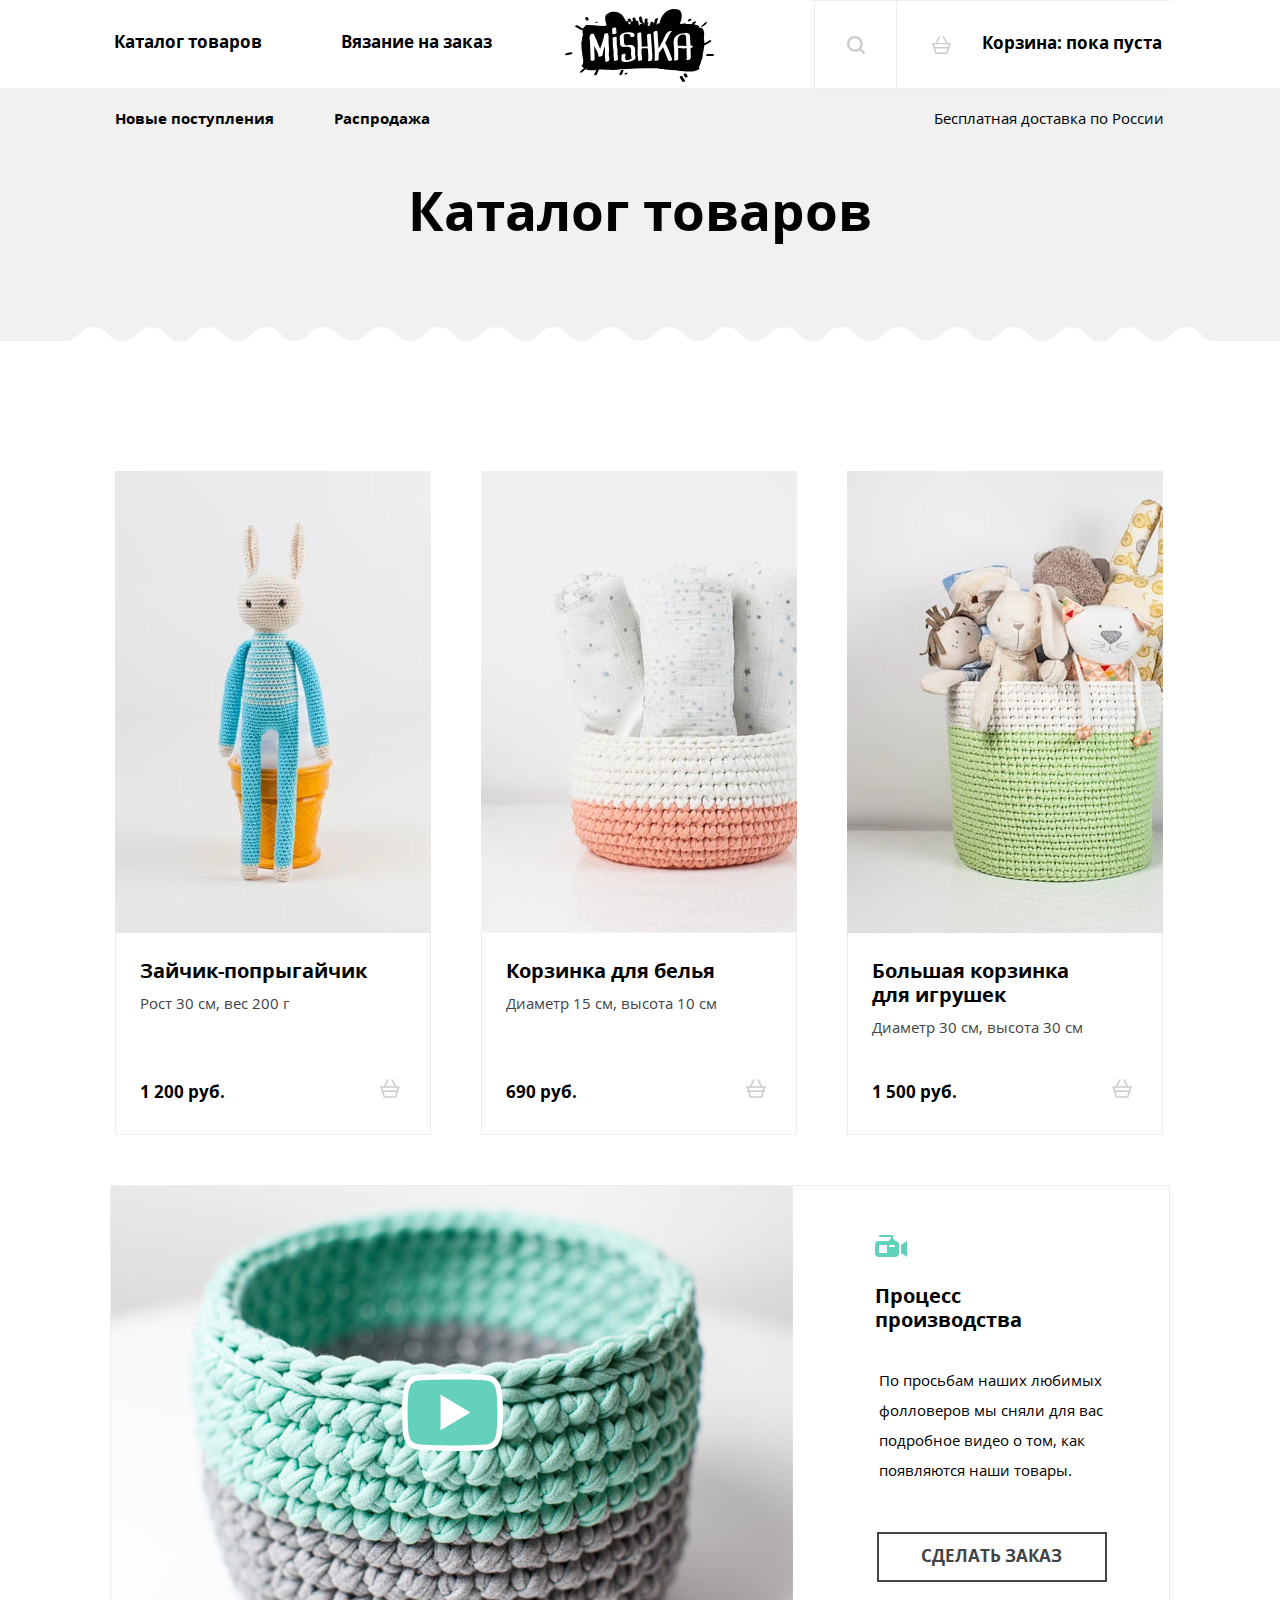
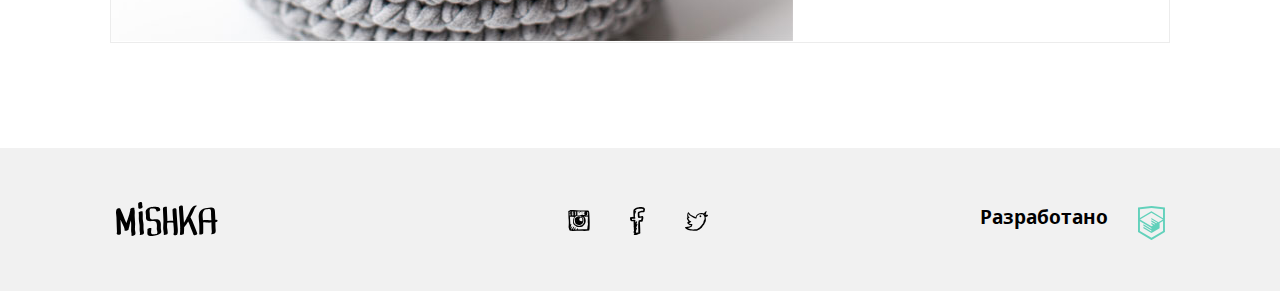
<file: catalog.html>
<!DOCTYPE html>
<html lang="ru">

<head>
  <meta charset="utf-8">
  <title>HTML Academy: Каталог магазина Мишка</title>
  <meta name="viewport" content="width=device-width, initial-scale=1">
  <link rel="preload" href="fonts/opensans.woff2" as="font" type="font/woff2">
  <link rel="preload" href="fonts/opensansbold.woff2" as="font" type="font/woff2">
  <link rel="preload" href="fonts/opensans.woff" as="font" type="font/woff">
  <link rel="preload" href="fonts/opensansbold.woff" as="font" type="font/woff">
  <link rel="stylesheet" href="css/style.min.css">
  <script>
    document.createElement("picture");

  </script>
  <script src="js/picturefill.js" async=""></script>
</head>

<body>
  <svg xmlns="http://www.w3.org/2000/svg" xmlns:xlink="http://www.w3.org/1999/xlink" class="visually-hidden"><symbol id="icon-cart" viewbox="264.205 370.961 20.294 18.849"><path d="M283.75 378.19h-3.151l-3.407-6.814a.75.75 0 1 0-1.341.671l3.071 6.143h-9.138l3.072-6.143a.75.75 0 0 0-1.341-.671l-3.407 6.814h-3.151a.75.75 0 0 0 0 1.5h.157l.855 2.991a.737.737 0 0 0-.316.595c0 .396.309.71.697.739l1.656 5.795h12.697l1.656-5.795a.745.745 0 0 0 .698-.739.738.738 0 0 0-.316-.596l.854-2.991h.157a.75.75 0 1 0-.002-1.499zm-4.181 10.121h-10.433l-1.224-4.284h12.881l-1.224 4.284zm1.653-5.785h-13.739l-.81-2.836h15.359l-.81 2.836z"></path></symbol><symbol id="icon-fb" viewbox="56.519 49.996 14.962 27.718"><path d="M68.181 55.188c1.026.029 1.993 0 2.681-.3.391-.818.556-1.854.619-2.989-.19-.015-.062-.337-.207-.399-.029-.202-.278-.195-.309-.398-.277-.165-.457-.422-.723-.598-.727-.162-1.44-.335-2.164-.499-.849.044-1.895-.103-2.58.1-2.619-.04-3.997 1.12-5.259 2.392-.023.078-.003.197-.105.199-.574 1.587-.125 3.621-.204 5.581.099.436.107.958.204 1.395-.998.296-2.212.387-3.402.499-.317.324-.178 1.089-.206 1.693.085.583.278 1.06.413 1.595.211.193.596.396.825.498.065.029.071.082.103.1.506.268 1.451.008 2.268.1-.136 1.978.256 3.915 0 5.68.007.327.295.382.208.798-.001.963-.067 1.99.208 2.69-.287.455-.497.982-.415 1.794.122.016.114.157.105.299-.075.47.643.175.515.698.162.456-.428.184-.413.498v.896c.53.285 1.462.182 2.268.199.908-.419 2.188-.479 2.785-1.196.459.235.916-.014 1.238-.199-.018-.315.273-.333.205-.698-.004-.328-.173-.496-.103-.896v-2.89c-.206-2.293-.048-4.938-.309-7.176.888-.105 1.917-.075 2.578-.398.357-.451.377-1.23.516-1.895.177-.226.221-.583.206-.996.19-.213.068-.729.104-1.096-.141-.595-.168-1.3-.825-1.39-.884-.235-2.043.595-2.991.299.049-1.134-.293-2.342 0-3.388.746-.181 1.446-.4 2.166-.602zm-3.818 4.783c.117.254.254.486.414.698.079.022.203.003.205.101a10.319 10.319 0 0 0 3.096-.299c0 .998-.271 1.733-.518 2.492-.662.045-1.467.3-1.958.198-.276.165-.372.506-.62.698-.049.441.142.495 0 .797-.201.137-.055.611-.205.796v1.496c.085.281-.146.258-.104.497v3.488c-.085.281.146.258.104.498v2.989c.063.271-.132.791.103.896-.07.364-.412-.021-.824.1-.528.122-.926.369-1.548.4.117-.353.32-.622.311-1.097.049-.381-.365-.312-.516-.49.193-.644.562-1.117.722-1.793.197-.515.714-1.298.31-1.794-.522-.105-.521.293-.826.398-.022.077-.002.196-.103.199-.023.077-.003.196-.103.199.01.12-.151.062 0 0 .022-.078.002-.197.103-.199.023-.077.002-.197.103-.199v-.299c.368-.575.67-1.214.826-1.993.191-.28.283-.656.412-.997.156-.262.34-.869.104-1.195-.517.033-.796.295-.93.697-.32-.189.161-.434.104-.697.138-.231.169-.566.309-.797.202-.413.564-1.304 0-1.596-.438-.023-.612.207-.723.498-.214.191-.43.383-.516.698-.373-.07-.143-.727-.206-1.097-.067-.52.122-.899 0-1.195-.56-.799-2.026-.105-3.197-.299-.108-.307-.222-.984-.104-1.195 1.045-.088 2.479.201 3.197-.199.024-.078.003-.197.104-.199.094-.723-.271-1-.515-1.396.232-.806.04-2.02.104-2.989.233-.141.328-.414.515-.598.112-.955.673-1.476.722-2.49-.273.001-.607-.055-.619.199-.302-.114-.382.479-.515.199-.112-.541.246-.626.309-.997.599-.418 1.212-.82 1.856-1.195 1.741-.244 4.648-.449 6.086.198.051.616-.287.854-.207 1.496h-1.546c-1.092.24-1.987.672-2.991.997-.24.066-.276.331-.516.398-.036.396-.225.646-.311.996-.079 1.431.133 2.589.102 3.978z"></path></symbol><symbol id="icon-feature-ball"><path d="M.286 14.069a17.244 17.244 0 0 0 .008 6.301l4.121-3.21-4.129-3.091zM24.403 1.585C19.62-.623 13.959-.559 9.149 1.992l7.513 5.625 7.741-6.032zm9.498 11.59l-4.811 3.748 4.936 3.695a17.248 17.248 0 0 0-.125-7.443zM9.209 32.414c4.844 2.534 10.724 2.65 15.73.113l-8.096-6.062-7.634 5.949zM7.914 14.433L1.681 9.767c-.32.669-.595 1.356-.825 2.056l5.308 3.974 1.75-1.364zm10.679 10.669l8.336 6.242a17.184 17.184 0 0 0 1.74-1.372l-8.326-6.234-1.75 1.364zm-7.18-13.395L4.002 6.158a17.073 17.073 0 0 0-1.269 1.723l6.931 5.189 1.749-1.363zm10.68 10.668l8.092 6.059c.471-.544.904-1.112 1.297-1.701l-7.639-5.721-1.75 1.363zM14.913 8.98L7.196 3.203a17.436 17.436 0 0 0-1.709 1.394l7.676 5.747 1.75-1.364zm10.679 10.669l6.972 5.221c.33-.662.615-1.341.855-2.033l-6.077-4.55-1.75 1.362zm.856-16.943L.88 22.626c.233.698.513 1.386.839 2.059l26.52-20.663a17.006 17.006 0 0 0-1.791-1.316zm4.295 3.918a17.418 17.418 0 0 0-.939-1.106L2.786 26.567a17.144 17.144 0 0 0 1.279 1.717l27.09-21.108c-.134-.186-.269-.37-.412-.552zm1.555 2.375L5.552 29.838c.544.501 1.114.962 1.708 1.382l25.962-20.228a17.158 17.158 0 0 0-.924-1.993z"></path></symbol><symbol id="icon-feature-flower" viewbox="8.014 4.35 31.972 37.301"><path d="M24 41.65c8.827 0 15.986-7.159 15.986-15.986C31.158 25.664 24 32.822 24 41.65zM12.641 20.78a4.442 4.442 0 0 0 4.44 4.441c.932 0 1.803-.294 2.513-.782l-.036.337c0 2.451 1.99 4.441 4.441 4.441s4.44-1.99 4.44-4.441l-.036-.337a4.396 4.396 0 0 0 2.514.782c2.451 0 4.44-1.99 4.44-4.441a4.418 4.418 0 0 0-2.54-3.997 4.434 4.434 0 0 0 2.54-3.997 4.441 4.441 0 0 0-6.954-3.659l.037-.337a4.441 4.441 0 0 0-8.881 0l.036.337a4.392 4.392 0 0 0-2.513-.781 4.442 4.442 0 0 0-4.44 4.44 4.42 4.42 0 0 0 2.54 3.997 4.42 4.42 0 0 0-2.541 3.997zM24 12.343a4.441 4.441 0 0 1 4.44 4.44 4.441 4.441 0 0 1-8.881 0c0-2.451 1.99-4.44 4.441-4.44zM8.014 25.664c0 8.827 7.158 15.986 15.986 15.986 0-8.828-7.158-15.986-15.986-15.986z"></path></symbol><symbol id="icon-feature-gift" viewbox="239.665 239.757 32.666 32.486"><path d="M242.56 272.243h12.504v-13.91H242.56v13.91zm28.182-23.62h-7.335c.521-.267.984-.549 1.396-.845 1.588-1.133 2.424-2.57 2.42-3.999.002-1.169-.556-2.202-1.359-2.901a4.585 4.585 0 0 0-3.016-1.121c-1.22-.001-2.352.421-3.32 1.069-1.459.979-2.606 2.451-3.424 4.067-.039.079-.078.157-.115.236a12.944 12.944 0 0 0-1.041-1.792c-.691-.985-1.523-1.86-2.497-2.511-.97-.646-2.103-1.069-3.322-1.069-1.213.004-2.323.514-3.155 1.295-.828.783-1.41 1.885-1.412 3.135-.002.73.211 1.494.649 2.188.552.872 1.424 1.628 2.633 2.248h-6.588c-.878 0-1.591.712-1.591 1.59v5.897h15.396v-7.488h1.873v7.488h15.396v-5.897a1.585 1.585 0 0 0-1.588-1.59m-22.362-2.339c-.622-.391-1-.785-1.22-1.135-.22-.354-.294-.662-.296-.963-.004-.504.248-1.042.691-1.461.437-.415 1.028-.667 1.562-.667h.013c.685 0 1.366.231 2.046.683 1.018.671 1.975 1.85 2.645 3.187.342.676.609 1.39.789 2.087-3.082-.321-5.078-1.002-6.23-1.731m10.537-1.627c.557-.797 1.21-1.466 1.887-1.916.68-.451 1.362-.683 2.047-.683h.006c.574 0 1.117.22 1.494.55.377.336.571.739.573 1.171-.004.512-.272 1.259-1.467 2.132-1.138.825-3.101 1.673-6.127 2.265a10.57 10.57 0 0 1 1.587-3.519m-1.98 27.586h12.506v-13.91h-12.506v13.91z"></path></symbol><symbol id="icon-feature-heart" viewbox="47.475 50.071 33.05 27.857"><path d="M80.525 58.808a8.736 8.736 0 0 0-8.736-8.736A8.727 8.727 0 0 0 64 54.865a8.727 8.727 0 0 0-7.789-4.793 8.736 8.736 0 0 0-8.736 8.736c0 9.127 14.657 19.121 16.525 19.121 1.869 0 16.525-9.95 16.525-19.121z"></path></symbol><symbol id="icon-feature-money" viewbox="46.212 56.834 46.575 27.332"><path d="M88.882 56.834H50.116a3.905 3.905 0 0 0-3.904 3.905V80.26a3.905 3.905 0 0 0 3.904 3.905h38.766a3.906 3.906 0 0 0 3.905-3.905V60.739a3.906 3.906 0 0 0-3.905-3.905zm-39.647 24.95V59.551h40.202v22.233H49.235z"></path><path d="M53.14 77.88h32.395V63.456H53.14V77.88zM69.5 65.354a5.315 5.315 0 1 1 0 10.63 5.315 5.315 0 0 1 0-10.63z"></path></symbol><symbol id="icon-feature-rocket" viewbox="612.532 500.386 54.156 23.183"><path d="M652.844 506.098c-3.647-.971-7.839-1.667-12.359-1.666a46.394 46.394 0 0 0-7.71.623l-6.784-4.668-13.456.005 5.811 6.184h8.447c-4.58 1.598-6.759 3.515-6.759 3.515l.002 3.777s2.313 1.912 6.931 3.518l-8.623-.005-5.811 6.188 13.455.002 6.816-4.692c2.261.398 4.822.647 7.681.648 4.522-.001 8.712-.697 12.36-1.667-1.176-1.775-1.915-3.743-1.918-5.877.003-2.141.738-4.112 1.917-5.885zm3.423 1.034c-1.284 1.605-1.969 3.25-1.965 4.84-.007 1.597.677 3.238 1.968 4.847 6.399-2.162 10.419-4.841 10.419-4.841s-4.019-2.68-10.422-4.846z"></path></symbol><symbol id="icon-flag" viewbox="-11.34 -28.346 46.68 81.691"><path fill="#63D1BB" d="M-3.561-24.455v38.9l38.9-19.451-38.9-19.449zm-7.779 77.801v-81.691h3.805v81.691h-3.805z"></path><path fill="#231F20" d="M-11.34-28.346h3.805v81.691h-3.805z"></path></symbol><symbol id="icon-insta" viewbox="53.115 53.19 21.769 21.334"><path d="M74.881 65.336c-.013-2.395-.344-4.788-.303-7.135a37.854 37.854 0 0 0-.152-2.278c-.105-.3-.111-.699-.152-1.062-.26-.17-.222-.64-.456-.835-.423-.233-1.201-.114-1.744-.22-.657-.026-1.254-.115-1.899-.153-1.936-.101-3.973-.076-5.996-.076-2.001 0-3.954-.145-5.695-.379h-2.202c-.097.004-.105.098-.227.076-.599.034-1.077.188-1.595.303-.21.119-.421.235-.683.304-.136.192-.513.145-.607.379-.186.212.185.451 0 .607v.911c.173.13.027.58.075.835v.987c-.017 1.281.134 2.397.076 3.72.467 2.762.374 6.537.076 9.413.155.579.363 1.105.455 1.746.256.479.335 1.133.683 1.52.502.206 1.233.186 1.898.229.383.098.667.293 1.14.3 2.843-.21 5.496-.154 8.427-.229 2.704.24 5.802.188 8.275-.228.195-.134.128-.529.228-.76-.056-.385.207-.449.228-.759.131-2.395.164-4.789.15-7.216zm-12.982-6.225c.757-.153 1.48-.341 2.429-.304.71.076 1.287.283 1.897.456.116.184-.243.547.153.684v.076c.059.017.149.002.151.076.445.035.794.167 1.063.379.45.055.536.476 1.138.3-.091.213-.084.524-.075.835.324 1.183.475 2.81.303 4.252-.164.163-.215.442-.303.683-.311.322-.481.785-.836 1.062-.095.236-.25.408-.454.533-.116.213-.206.452-.457.53-.298.163-.577.011-.834-.076-.446.162-.904.312-1.215.607-.816-.096-1.648-.175-2.43-.304-.242-.139-.487-.273-.835-.305a1.997 1.997 0 0 0-.836-.455c-.101-.127-.337-.118-.455-.229-.198-.029-.229-.227-.456-.229-.118-.412-.443-.618-.532-1.062-.226-.331-.308-.805-.455-1.215-.043-1.434.091-2.692.379-3.796.346-.591.779-1.094 1.138-1.67.249.021.365-.09.38-.304.306.053.434-.072.684-.075.257.008.269-.309.458-.449zm-1.67-2.733c-.117-.263-.066-.691-.075-1.062-.007-.285.278-.279.304-.532-.003-.074-.093-.059-.152-.076.126-.146.701-.097.834 0 .132.537-.354.455-.531.684.011.167.322.032.456.076.029.854-.059 1.496 0 2.202h-.456c-.007.234.229.226.456.228-.059.286.092.363.075.607-.226.153-.716.042-1.062.075-.103-.594.235-1.375.151-2.202zm-.683-1.594c.088-.013.134.016.151.076.179.253.01.683-.076.911-.173-.179-.026-.682-.075-.987zm.152 1.822c-.132-.069-.168-.237-.152-.456.132.071.167.238.152.456zm0 1.367c-.058.139-.082-.045-.076-.152.058-.139.081.045.076.152zm-.152.228c.175-.024.084.219.228.227-.009.193-.283.179-.38.077.039-.112.113-.193.152-.304zm-2.354-1.216c.006-.108.013-.214-.076-.228-.073-.733.13-1.415 0-1.973.25-.155.769-.042 1.139-.077v1.139c-.088.064-.203.101-.379.077-.054.28.324.131.379.304.008.853-.056 1.777.152 2.429-.565-.059-.906.107-1.442.076.097-.612-.019-1.435.531-1.594-.012-.141-.257-.047-.304-.153zm-.531 0c-.204.021-.217-.534-.077-.607.328.006.249.501.077.607zm-.152.988c.077-.312.034-.304.075-.683.228.013.26.77-.075.683zm.228-2.05c-.263.054-.273-.266-.153-.38.263-.053.272.267.153.38zm0-1.139c.033.159-.052.201-.076.304-.176.023-.084-.219-.229-.229.025-.102.191-.062.305-.075zm-.228 3.721c.148-.031.11.345-.076.227a.363.363 0 0 0 .076-.227zm-.684-3.721c.029.259-.438.32-.379 0h.379zm-.987.076c-.034.219-.326.179-.379.379-.214-.17.084-.468.379-.379zm-.455.759c.226-.205.451-.41.684-.607-.021-.123.071-.131.076-.228h.229c.102.381-.261.296-.305.531.021.122-.072.131-.075.227.02.335.121.588.075.988-.27.008-.276.28-.607.227.022-.428-.135-.674-.077-1.138zm.076 3.265V57.29c.195-.185.396-.364.607-.532.295.489.179 1.392.455 1.897-.275.157-.75.111-1.062.229zM72.68 69.968c-.109.954-.158 1.968-.379 2.809-2.89.123-6.02.005-8.883.153-.199.045-.273-.031-.229-.229-.253 0-.258.247-.531.229.201-.336.438-.898.151-1.291-.797.013-.797.821-1.138 1.291-.686-.053-1.137.127-1.823.075.18-.705.75-1.021.911-1.745-.395-.55-.989.138-1.214.455-.204.48-.557.81-.76 1.29H57.8c.238-.469.489-.926.759-1.366.171-.512.625-.741.683-1.367-.157-.28-.42-.029-.683 0-.123.182-.272.335-.38.531-.232.376-.501.714-.684 1.14-.181.208-.335.003-.53.227-.389.271-.581.736-.988.987-.174-.06.039-.356.153-.38.045-.181-.096-.55.075-.607.063-.366.212-.647.379-.91.119-.742.521-1.199.684-1.898-.559.099-.674.643-.988.987-.212.445-.542.772-.683 1.291-.174-.131-.028-.58-.076-.836.122-.586.298-1.119.38-1.746.133-.22.173-.535.228-.834.168-.209.046-.61-.077-.761-.226.027-.374.133-.455.304-.192-.032-.193.506-.304.304-.045-2.587-.451-4.812-.456-7.438.026-.331-.183-.424-.228-.685 1.629.028 3.121.091 4.783.229-.089.139-.199.257-.304.379-.144.07-.226.173-.378.304-.604 1.653-.975 3.984-.607 6.15.229.58.589 1.029.986 1.441.907.485 1.635 1.149 2.506 1.671 1.701.361 3.84.369 5.541 0 .236-.12.484-.226.685-.38 1.364-1.242 2.753-2.459 2.961-4.859v-1.367c-.197-1.598-.688-2.905-1.747-3.644.331-.22 1.099.043 1.67.076.223.013.447.014.684 0 .408-.024.928-.055 1.443 0 .144.187.113.544.228.76-.062 1.684-.192 3.3-.152 5.087.103.454.127.986.229 1.441-.091.973-.237 1.89-.457 2.732zm.379-11.16c-.639-.12-1.232-.284-1.897-.379.072-.333.799-.01.987-.228.385-.223.295-.92.304-1.51.032-.348.114-.644.076-1.063-.401-.951-1.783-.421-2.886-.455-.225.718-.47 1.8-.304 2.657.169.49 1.024.292 1.519.456-.14.332-.688.057-.987.076-.296-.083-.707-.052-.986-.151-2.285.078-4.284.004-6.529.151.117-1.248.063-2.465-.076-3.645h3.112c-.344.364-.912.507-1.29.835-.44.244-.861.505-1.139.911.249.134.535-.245.759-.379.355-.074.479-.381.835-.455.423-.438 1.096-.625 1.67-.912.378-.022.697.013.987.077 1.283.007 2.456.126 3.796.076.614.145 1.45.069 1.974.304.107.298.231.579.305.911.008.986-.149 1.816-.23 2.723zm-5.845-3.72c.11-.047-.009-.092 0 0zm0 0c-.529.154-1.019.348-1.367.682.484-.198 1.059-.306 1.367-.682zm1.062.607c.111-.047-.007-.091 0 0zm-1.746.911c.727-.158 1.181-.591 1.746-.911-.437.019-.592.32-.987.379-.215.217-.6.26-.759.532zm-.683-.835c-.111.047.007.092 0 0zm-.683.607c.11-.046-.008-.092 0 0zm-.075.076c.063.014.07-.03.075-.076-.064-.014-.072.03-.075.076zm-.077.076c.064.014.072-.03.077-.076-.067-.013-.072.029-.077.076zm-.834.608c.346-.134.613-.348.834-.607a2.018 2.018 0 0 0-.834.607zm2.276.987c.533-.049.749-.416 1.215-.531.284-.298.784-.381.987-.76-.56.023-.766.399-1.216.531-.284.297-.751.413-.986.76zm-2.276-.987c-.317-.074-.016.227 0 0zm-.533.379c.021.021.115-.037.076-.077-.021-.02-.116.038-.076.077zm2.809.608c-.11.047.007.091 0 0zm-1.14 1.821c-.223-.231-.676-.233-.986-.379-.697-.038-1.223.093-1.746.229-.304.151-.607.304-.91.454-.266.166-.444.417-.76.532-.205.225-.352.51-.684.607-.004.223-.173.281-.304.379-.089.115-.094.312-.227.381-.007.12.036.29-.076.303.108 1.512.291 2.948.683 4.177.287.623.975.846 1.442 1.29.589.297 1.328.444 2.126.531.277-.052.553-.105.911-.076a5.088 5.088 0 0 0 2.81-1.441c.1-.281.252-.508.455-.684-.254-.671.293-1.098.455-1.59.002-1.344-.201-2.48-.607-3.415-.256-.579-.92-.751-1.366-1.139-.059-.018-.15-.003-.151-.077-.269-.136-.733-.239-1.065-.082zm-3.415 4.327c-.113-.063-.109-.244-.152-.379.256-.078.118.237.152.379zm.076.305c.041-.117.079-.006.076.075-.04.118-.079.005-.076-.075zm.456-2.051c.015-.086.075-.042.075 0-.014.087-.075.043-.075 0zm1.67-2.125c-.203.258.041.576.077.836-.305-.039-.574-.887-.077-.836zm.379 3.948c-.04-.038.055-.097.076-.076.04.038-.054.097-.076.076zm.759 2.884c.034-.109.066.008.152 0-.018.097-.15.077-.152 0zm2.201-2.581c-.233-.057-.145.208-.379.152.069-.159.118-.338.229-.455.134.019.172.13.15.303zm-1.137-3.796c.211.119.441.217.606.381.085.219.243.363.38.529.058.778.179 1.492.151 2.354-.257.099-.438.271-.683.381-.78-.006-1.358-.212-1.897-.456-.171-.259-.355-.505-.532-.759v-1.062c.17-.185.319-.391.456-.607.228-.127.508-.201.454-.607-.038-.062-.078-.124-.075-.229.158.045.245.159.379.229.323.017.41-.2.761-.154z"></path></symbol><symbol id="icon-interior" viewbox="-259.404 -19.675 40.219 62.411"><path d="M-244.227 18.283c-.286.966-.245 2.191.027 3.639.494 2.635 1.687 6.041 2.358 9.67h5.062c.696-3.641 1.949-7.05 2.471-9.683.287-1.445.33-2.66.041-3.617-.275-.899-.89-1.618-2.021-2.303h-5.997c-1.075.679-1.674 1.391-1.941 2.294zm11.832 19.995h-13.799c-1.293 0-2.299.976-2.299 2.229v2.229h18.397v-2.229c0-1.253-1.006-2.229-2.299-2.229zm7.133-55.724h-11.732c0-1.244-1.015-2.229-2.3-2.229-1.283 0-2.3.985-2.3 2.229h-11.737l-6.073 25.517c.794-.461 1.589-.992 2.632-.992 1.359 0 2.243.818 2.924 1.375.682.557 1.162.849 1.447.849.292.001.769-.287 1.451-.836.681-.548 1.564-1.358 2.915-1.358 1.349 0 2.237.806 2.919 1.354.684.549 1.161.84 1.451.84.146 0 .338-.073.58-.214.242-.141.53-.353.872-.626.512-.411 1.139-.967 1.99-1.218.284-.085.593-.136.93-.136 1.347 0 2.238.805 2.92 1.354.683.548 1.159.84 1.451.84.287-.002.766-.296 1.445-.85.684-.554 1.571-1.367 2.925-1.367 1.356 0 2.239.817 2.919 1.371.342.276.631.489.872.631.24.143.431.214.575.214.288 0 .762-.293 1.442-.854.68-.559 1.567-1.384 2.929-1.384 1.044 0 1.839.533 2.632.997l-6.079-25.507zm-10.619 51.266h-6.864c-.657 0-1.15.479-1.15 1.115 0 .635.493 1.113 1.15 1.113h6.9c.655 0 1.15-.479 1.15-1.113 0-.636-.495-1.115-1.15-1.115h-.036zm-3.414-24.484c-.146 0-.338.074-.58.213-.157.094-.37.261-.57.41v3.731h2.299V9.959c-.505-.378-.908-.623-1.149-.623z"></path></symbol><symbol id="icon-left-arrow"><path d="M50 11.002H7.659l8.174-8.174L13.005 0 0 12.998l.003.003-.003.004 13.005 12.998 2.828-2.828-8.172-8.173H50z"></path></symbol><symbol id="icon-logo-footer"><path d="M19.135 21.495c-.083-2.683-.51-5.347-.475-8.035.028-2.174.389-4.41-.36-6.495.047-.237.096-.473.14-.711.193-1.045-3.271-.492-3.813.464-.343.28-.519.615-.375.957.037.086.069.174.102.261-.656 3.204-1.57 6.306-2.621 9.412-.402 1.188-.888 2.349-1.298 3.533-.582-1.104-1.169-2.194-1.643-3.377-1.374-3.433-2.612-6.902-4.287-10.206.19-1.528-3.204-1.368-3.873.032-.809 1.694-.705 3.403-.438 5.214.3 2.042.353 4.05.377 6.111.047 3.976.358 7.943.417 11.919-.354.395-.461.881-.091 1.375.162.216.361.382.571.549.904.724 3.5.107 3.496-1.271-.014-4.123-.312-8.238-.42-12.358a98.054 98.054 0 0 1-.024-1.21l.171.434c.64 1.604 1.31 3.163 2.185 4.654.868 1.478 1.303 3.064 1.803 4.677-.189.217-.303.462-.233.708-.039.18.07.292.251.36.639.548 1.841.274 2.509-.007a6.07 6.07 0 0 0 .826-.424c.345-.212.883-.679.729-1.159l-.087-.279c.47-1.27.709-2.589.965-3.93.272-1.428.782-2.78 1.295-4.133.052.619.106 1.238.156 1.855.204 2.554.033 5.072.007 7.626-.008.847.054 1.633.219 2.461.068.343.367 1.808.281 1.887-.611.564-.433 1.257.385 1.437.915.201 2.081-.105 2.77-.742 1.198-1.106.632-2.845.361-4.241-.452-2.342.095-4.964.022-7.348zm8.364.675c-.074-1.988-.765-3.862-.774-5.872-.011-2.305.181-4.593-.155-6.886-.106-.725-4.056.1-3.917 1.05.309 2.11.197 4.229.159 6.354-.037 2.044.468 3.898.73 5.904.269 2.054-.084 4.157.149 6.213.109.962.75 2.743.089 3.58-.42.532 1.469.342 1.553.326.769-.142 1.793-.392 2.304-1.038.653-.828.196-2.426.053-3.357-.316-2.059-.114-4.195-.191-6.274zm16.329-3.319c-2.062-2.784-5.889-.78-8.561-1.54-1.377-.392-1.395-2.271-1.392-3.396.004-1.426-.114-2.732-.273-4.146-.119-1.052-.024-2.121.746-2.904.142-.144.859-.336.81-.339a8.132 8.132 0 0 1 1.067-.093c1.549-.066 4.613.232 4.019 2.483-.266 1.01 3.596.431 3.877-.637 1.213-4.598-7.284-3.714-9.686-3.078-2.21.588-4.648 1.846-4.775 4.399-.061 1.219.273 2.379.325 3.587.061 1.39-.198 2.776.289 4.118 1.082 2.982 5.52 1.576 7.778 1.745 3.845.287 2.697 5.469 2.748 7.883.027 1.288 1.181 3.429.211 4.507-.595.662-1.982.699-2.792.768-.813.068-2.201.312-2.742-.461-.993-1.418.091-3.799-.121-5.425-.121-.924-4.066-.095-3.917 1.05.342 2.627-1.399 6.145 2.402 6.596 2.441.289 5.191-.161 7.5-.928 1.196-.396 2.307-.942 3.243-1.793 1.035-.941.694-2.348.417-3.547-.677-2.918.731-6.279-1.173-8.849zm17.327-.189c-.122-3.777-.69-7.513-.706-11.297-.008-1.971-3.963-1.305-3.957.343.015 3.608.497 7.167.682 10.764l.013.221c-1.949-.018-3.899.177-5.853.246.201-4.633-.611-9.227-.435-13.857.022-.582-3.874-.09-3.917 1.049-.171 4.475.587 8.915.453 13.392-.064 2.136-.245 4.264-.259 6.402-.007 1.095.171 2.183.329 3.263.146.999.484 2.331.182 3.318-.237.772 3.561.29 3.862-.694.544-1.778-.222-4.039-.405-5.839-.175-1.725-.039-3.499.083-5.248 2.03-.13 4.059-.297 6.08-.012.09 1.378.196 2.754.322 4.134a45.83 45.83 0 0 1 .196 3.475c.015 1.019.142 2.496-.221 3.461-.773 2.057 3.15 1.889 3.723.364.703-1.87.502-4.199.383-6.164-.148-2.443-.477-4.874-.555-7.321zm16.932 4.474c-.939-2.758-2.373-5.177-3.616-7.797 1.001-1.949 2.018-3.898 2.932-5.888.831-1.808 1.446-3.819 3.08-5.092.574-.447.55-.896-.255-.951-.875-.061-2.064.192-2.77.742-1.485 1.158-2.427 2.563-3.201 4.268a160.304 160.304 0 0 1-2.914 6.075l-.224.443c-.49.315-.785.762-.639 1.266-.792 1.563-1.6 3.117-2.499 4.61-.299-5.534-.955-11.061-1.15-16.6-.045-1.27-3.971-.479-3.917 1.049.243 6.868 1.219 13.719 1.286 20.587l-.047.051c-.301.308-.19.494.051.602a60.756 60.756 0 0 1-.209 5.254c-.472.745.463 1.139 1.084 1.139h.096c.739 0 2.626-.35 2.718-1.364.191-2.1.251-4.196.232-6.291 1.59-1.715 2.89-3.63 4.055-5.635.759 1.48 1.482 2.972 1.989 4.582.861 2.741 2.299 5.261 3.131 8.014.544 1.806 4.457.738 3.917-1.049-.829-2.753-2.204-5.297-3.13-8.015zm23.503-4.635c-.21-.832-1.372-.849-2.271-.77-.012-.335-.02-.671-.036-1.006-.125-2.661-.165-5.379-.392-8.032-.209-2.458-1.585-3.337-3.972-3.247-2.416.092-5.229.527-7.482 1.403-2.607 1.014-4.058 2.935-4.559 5.681-.549 3.014.24 6.219.373 9.246.154 3.503.066 7.014.062 10.519 0 .573 3.916.031 3.917-1.049.003-2.776.042-5.551 0-8.327a52.196 52.196 0 0 0-.102-2.444c1.369-.593 3.687.012 5.05.141 1.107.104 2.169-.166 3.244-.292.021 2.312.107 4.635.202 6.944.049 1.184.477 3.53-.354 4.511-.437.516 1.48.343 1.555.33.793-.146 1.761-.401 2.303-1.041.949-1.12.456-3.79.401-5.126-.078-1.91-.102-3.824-.141-5.737 1.154-.147 2.417-.854 2.202-1.704zm-14.618-.15c-.103-1.245-.217-2.49-.303-3.743-.16-2.331.117-5.583 2.29-6.999.58-.379 1.675-.315 2.354-.438.97-.176 1.956-.389 2.829.19 1.21.802.912 3.657.911 4.869-.003 2.005.207 4.001.31 6.003-.552.055-1.111.089-1.683.076-2.286-.053-4.544-.413-6.708.042zM24.108 6.7a3.157 3.157 0 0 0 1.477-.524l.256-.216c.52-.335.972-.827.728-1.361-.504-1.105-.423-2.231-.416-3.414.006-.958-.963-1.246-1.781-1.174-.723.063-2.168.581-2.175 1.52-.006.993-.071 2.016.109 2.992-.047.113-.074.239-.104.355-.055.212.016.42.142.59l.002.134.015.335a.901.901 0 0 0 .429.53c.388.233.878.275 1.318.233z"></path></symbol><symbol id="icon-logo-htmlacademy"><path d="M13.62.017L13.472 0 0 1.412v24.661l13.473 8.017 13.43-7.99.042-.025V1.412L13.62.017zm11.399 12.11L13.495 5.334l-.001-.104-.087.05-.088-.056v.109L1.925 12.118V3.147l11.548-1.212L25.02 3.147v8.98zm-11.614-5.34L24.923 13.5l-4.479 2.64-7.093-4.221-.014 1.415 5.904 3.513-.86.507-5.03-2.992-.014 1.415 3.827 2.275-.782.523-3.031-1.787-.014 1.413 1.853 1.091-1.8 1.081-11.356-6.751 11.371-6.835zm-11.48 8.34l11.411 6.791.016 1.044-7.942-4.728-.015 1.416 7.979 4.795.018 1.076-7.973-4.74-.013 1.414 8.021 4.822.046.025 8.143-4.872-.011-5.177 3.415-2.036v10.021L13.472 31.85 1.925 24.979v-9.852z"></path></symbol><symbol id="icon-mail"><path d="M28 5H4a4 4 0 0 0-4 4v13a4 4 0 0 0 4 4h24a4 4 0 0 0 4-4V9a4 4 0 0 0-4-4zM2 10.25l6.999 5.25L2 20.75v-10.5zM30 22c0 1.104-.898 2-2 2H4c-1.103 0-2-.896-2-2l7.832-5.875 4.368 3.277a3 3 0 0 0 3.599 0l4.369-3.277L30 22zm0-1.25l-7-5.25 7-5.25v10.5zm-12.801-2.148c-.35.263-.763.4-1.199.4s-.851-.139-1.2-.4L10.665 15.5l-.833-.625L2 9.001V9c0-1.103.897-2 2-2h24c1.102 0 2 .897 2 2l-12.801 9.602z"></path></symbol><symbol id="icon-map-pin"><path fill="#FFF" d="M56.334 9.228c-12.892-12.305-33.773-12.305-46.667 0-12.891 12.297-12.891 32.248 0 44.542 0 0 23.318 21.832 23.318 47.031 0-25.199 23.343-47.031 23.343-47.031 12.897-12.294 12.897-32.245.006-44.542z"></path><path fill="#6BC6B3" d="M47.036 45.522c-.636-3.277.13-6.947.027-10.284-.115-3.755-.713-7.485-.665-11.246.039-3.044.545-6.173-.503-9.091.065-.332.134-.662.195-.995.271-1.463-4.577-.689-5.338.649-.479.393-.726.861-.523 1.339.051.121.097.243.142.365-.917 4.485-2.197 8.827-3.668 13.174-.563 1.663-1.244 3.288-1.817 4.946-.814-1.545-1.638-3.071-2.3-4.728-1.922-4.805-3.656-9.661-6-14.285.266-2.14-4.484-1.916-5.421.044-1.132 2.371-.986 4.763-.613 7.299.42 2.858.494 5.668.528 8.554.066 5.566.502 11.119.584 16.684-.496.552-.646 1.233-.127 1.924.226.302.505.535.799.769 1.265 1.013 4.899.15 4.893-1.779-.02-5.771-.437-11.531-.589-17.299-.015-.565-.025-1.129-.034-1.694.08.203.159.406.24.607.896 2.245 1.833 4.427 3.059 6.514 1.214 2.068 1.824 4.289 2.523 6.547-.265.303-.423.647-.326.991-.055.251.099.409.352.504.894.766 2.578.383 3.513-.01a8.28 8.28 0 0 0 1.155-.593c.483-.297 1.236-.95 1.021-1.622a44.64 44.64 0 0 1-.121-.391c.657-1.776.992-3.625 1.352-5.5.381-2 1.095-3.892 1.812-5.786.073.867.149 1.732.219 2.597.285 3.575.046 7.099.011 10.674a16.22 16.22 0 0 0 .306 3.445c.096.479.514 2.53.394 2.642-.855.79-.606 1.759.539 2.011 1.279.281 2.912-.148 3.877-1.039 1.675-1.548.882-3.98.504-5.937z"></path></symbol><symbol id="icon-menu-close"><path fill="#231F20" d="M20.513 1.414L19.099 0l-8.843 8.842L1.414 0 0 1.414l8.842 8.842L0 19.098l1.414 1.414 8.842-8.842 8.843 8.842 1.414-1.414-8.842-8.842z"></path></symbol><symbol id="icon-menu-open"><path fill="#231F20" d="M0 0h19.958v2H0zm0 6h19.958v2H0zm0 6h19.958v2H0z"></path></symbol><symbol id="icon-phone"><path d="M17.321 24.333h-1.115c-4.904-.58-8.497-2.857-11.11-5.772C2.473 15.637.402 11.875 0 6.817V5.459c.091-.921.544-1.55 1.067-2.086.65-.666 1.63-1.522 2.522-1.553.659-.022 1.78.451 2.232 1.066.388.53.595 1.59.775 2.378.185.797.6 1.95.485 2.717-.176 1.196-1.764 1.703-2.231 2.572 1.551 3.721 4.089 6.456 7.472 8.345.847-.465 1.595-1.864 2.767-1.892.428-.012.972.209 1.406.34.477.143.891.326 1.311.484.705.266 1.957.621 2.378 1.213.433.61.681 1.608.581 2.231-.194 1.234-2.227 2.603-3.444 3.059zM12.529 1.528c5.949 0 10.771 4.822 10.771 10.771h1.529C24.829 5.507 19.323 0 12.529 0v1.528z"></path><path d="M12.529 9.327v1.552a1.42 1.42 0 0 1 1.421 1.42h1.553a2.973 2.973 0 0 0-2.974-2.972zm0-3.081a6.054 6.054 0 0 1 6.056 6.054h1.588a7.642 7.642 0 0 0-7.644-7.641v1.587z"></path></symbol><symbol id="icon-play" viewbox="247.3 382.56 100.678 76.891"><path fill="#63D1BB" d="M344.255 400.708s-.92-7.008-3.785-10.078c-3.632-4.041-7.674-4.066-9.541-4.297-13.326-1.023-33.303-1.023-33.303-1.023h-.051s-19.978 0-33.304 1.023c-1.867.23-5.908.256-9.54 4.297-2.84 3.096-3.786 10.078-3.786 10.078s-.896 8.211-.896 16.422v7.699c0 8.21.947 16.421.947 16.421s.921 7.009 3.785 10.078c3.632 4.041 8.364 3.913 10.487 4.349 7.622.767 32.356 1.022 32.356 1.022s20.003-.025 33.329-1.048c1.867-.23 5.908-.256 9.54-4.298 2.84-3.069 3.786-10.078 3.786-10.078s.946-8.21.946-16.421v-7.699c-.023-8.236-.97-16.447-.97-16.447z"></path><path fill="#FFF" d="M297.614 459.449h-.016c-1.015-.011-24.946-.266-32.604-1.037l-.14-.014-.137-.028c-.271-.056-.668-.107-1.126-.167-2.503-.328-7.159-.938-10.839-5.019-3.354-3.616-4.377-10.771-4.483-11.576l-.005-.043c-.039-.342-.965-8.463-.965-16.736v-7.699c0-8.266.875-16.378.912-16.72l.009-.071c.108-.802 1.155-7.928 4.474-11.557 3.996-4.439 8.531-4.899 10.712-5.121.192-.02.37-.037.529-.058l.126-.013c13.277-1.019 33.312-1.031 33.514-1.031h.051c.201 0 20.236.013 33.514 1.031l.126.013c.159.021.337.038.529.058 2.179.221 6.71.682 10.704 5.112 3.354 3.616 4.377 10.771 4.483 11.577l.005.043c.039.342.965 8.459.99 16.753v7.708c0 8.273-.926 16.395-.965 16.736l-.007.053c-.108.805-1.156 7.953-4.478 11.562-3.994 4.435-8.527 4.896-10.707 5.117-.193.02-.371.037-.53.057l-.126.013c-13.276 1.02-33.334 1.057-33.535 1.058l-.015-.001zm-31.944-6.497c7.477.729 31.216.989 31.968.997.657-.001 20.135-.049 33.047-1.036.178-.021.371-.041.58-.062 1.836-.186 4.608-.468 7.186-3.335l.026-.029c1.825-1.974 2.853-6.928 3.075-8.552.059-.514.926-8.358.926-16.08v-7.699c-.023-7.76-.896-15.627-.951-16.109-.32-2.382-1.434-6.789-3.066-8.539l-.035-.038c-2.577-2.868-5.351-3.149-7.186-3.336a34.367 34.367 0 0 1-.58-.062c-13.066-.998-32.834-1.011-33.033-1.011h-.051c-.198 0-19.967.013-33.033 1.011a33.29 33.29 0 0 1-.58.062c-1.835.187-4.607.468-7.186 3.336l-.019.021c-1.828 1.993-2.855 6.924-3.082 8.552-.062.591-.875 8.399-.875 16.089v7.699c0 7.749.871 15.598.926 16.083.32 2.381 1.433 6.789 3.066 8.539l.035.039c2.322 2.584 5.303 2.975 7.479 3.259.481.061.939.121 1.363.201z"></path><path fill="#FFF" d="M285.733 403.138v35.708l29.747-17.854z"></path></symbol><symbol id="icon-right-arrow"><path d="M0 11.002h42.341l-8.175-8.174L36.995 0 50 12.998l-.004.003.004.004-13.005 12.998-2.829-2.828 8.173-8.173H0z"></path></symbol><symbol id="icon-search" viewbox="-0.8 -0.8 17.6 17.6"><path d="M16.47 14.93l-3.415-3.415A7.67 7.67 0 0 0 14.6 6.899C14.6 2.646 11.153-.8 6.9-.8S-.8 2.646-.8 6.899s3.446 7.7 7.699 7.7c1.734 0 3.326-.58 4.613-1.546l3.417 3.416c.203.202.418.33.771.33a1.1 1.1 0 0 0 1.1-1.1c0-.24-.061-.499-.33-.769zM1.399 6.899a5.5 5.5 0 1 1 11 0c0 3.038-2.462 5.5-5.5 5.5s-5.5-2.461-5.5-5.5z"></path></symbol><symbol id="icon-tick"><path d="M32.666 1.414L31.252 0 11.338 19.914 1.414 9.989 0 11.403l9.924 9.925 1.414 1.414h.001l1.414-1.414h-.001z"></path></symbol><symbol id="icon-toy" viewbox="226.001 226.19 60 59.62"><path fill="#231F20" d="M226.001 269.871l27.438 15.934v-23.346l-27.438-15.94v23.352zm51.346-31.244v2.453c0 1.817-3.458 3.29-7.73 3.29-4.266 0-7.727-1.473-7.727-3.29v-4.059h.024c.26 1.714 3.604 3.073 7.702 3.073 4.272 0 7.729-1.474 7.729-3.285 0-1.819-3.457-3.289-7.729-3.289-.339 0-.675.01-1.002.03l-4.975-2.888v3.086c0 1.817-3.454 3.29-7.723 3.29-2.683 0-5.045-.583-6.433-1.467a3.928 3.928 0 0 0-.732-.586c-.363-.381-.565-.797-.565-1.236v-2.986l-4.807 2.792a21.384 21.384 0 0 0-1.054-.033c-4.267 0-7.727 1.469-7.727 3.289 0 1.811 3.46 3.285 7.727 3.285 4.099 0 7.446-1.358 7.705-3.073h.022v4.059c0 1.817-3.455 3.29-7.727 3.29-4.267 0-7.727-1.473-7.727-3.29v-2.42l-5.952 3.452 27.531 15.986 27.351-15.882-6.181-3.591zm-13.644 10.166c0 1.817-3.46 3.287-7.727 3.287-4.269 0-7.729-1.47-7.729-3.287v-4.059h.024c.26 1.715 3.603 3.076 7.705 3.076 4.101 0 7.443-1.361 7.705-3.076h.021v4.059h.001zm-5.145 13.873v23.144L286 269.871v-23.144l-27.442 15.939zm-2.641-29.904c4.269 0 7.723-1.47 7.723-3.286 0-1.814-3.454-3.287-7.723-3.287-4.27 0-7.729 1.472-7.729 3.287-.001 1.816 3.459 3.286 7.729 3.286"></path></symbol><symbol id="icon-twitter" viewbox="52.253 53.771 23.494 20.168"><path d="M75.706 57.855c-.227-.366-.909-.277-1.407-.371h-1.112c.142-.353.343-.646.52-.963.056-.438.254-.734.223-1.26.129-.167.176-.417.296-.593.104-.144.242-.477.074-.667-.051-.221-.295-.249-.593-.222a.515.515 0 0 0-.222.148c-.448.433-.778 1.014-1.261 1.408-.009.008-.062 0-.074 0-.087.005-.033.046-.075.074-.146.098-.257.152-.369.223-.284.176-.547.445-.891.519-.529-.211-1.156-.326-1.852-.37-1.157.102-2.303.215-3.038.741-.911.35-1.477 1.042-2.149 1.63-.049.32-.342.398-.37.741-.005.045-.012.088-.073.074.043.241-.051.345-.074.519-.001.133.199.431 0 .52-.822-.12-1.485-.63-2.149-.964-.718-.36-1.468-.604-2.074-1.111-.716-.322-1.26-.816-1.778-1.334-.208-.312-.542-.496-.667-.89-.379-.164-.175-.912-.741-.889-.315-.043-.345.199-.444.37-.07.227-.361.232-.371.519-.004.046-.011.088-.074.075-.17 1.089-.527 1.992-.519 3.26.129.415.35.738.593 1.038-.418.051-.716.222-.89.519-.06 1.073.378 1.647.742 2.297.134.384.352.685.593.963.017.229.206.288.296.445.019.105.123.125.149.223-.04.105.289.18.073.221-.413.131-1.016.07-1.259.371-.109.279-.109.833 0 1.111.034.237.282.262.296.519.499.417 1.082.747 1.631 1.112.574.166 1.211.271 1.852.37-.102.343-.338.551-.593.741-.78.381-1.849.474-2.742.74-.555.038-.956.23-1.556.223-.333.127-.854.075-1.112.223-.122.068-.102.096-.222.221-.134.412.111.74.444.89-.005.253.219.276.371.371.089.183.254.29.445.37.544.468 1.268.759 1.927 1.112.83.183 1.648.376 2.52.519.896.116 1.901.124 2.816.222h.963c.511.132 1.23.054 1.853.074.095-.102.322-.073.519-.074.522-.269 1.196-.385 1.631-.74.574-.241.989-.642 1.557-.89.866-.765 1.937-1.324 2.519-2.37.205-.189.351-.438.445-.74.265-.156.385-.454.593-.667.404-.41.706-.924 1.037-1.4.319-.496.576-1.054.89-1.556-.01-.405.306-.484.296-.89.193-.226.177-.662.371-.88-.033-.255.029-.415.074-.594.047-1.281-.047-2.422-.297-3.407.588-.155 1.181-.302 1.631-.593.52-.206.993-.603.808-1.281zm-3.408 4.076c-.153.859-.615 1.41-1.038 2.001.059.379-.104.538-.073.889a4.303 4.303 0 0 0-.371 1.037c-.203.267-.332.606-.519.89-.366.548-.777 1.051-1.186 1.557-.378.56-.912.965-1.334 1.481-.42.493-.942.885-1.407 1.334-.474.17-.89.396-1.26.667a5.06 5.06 0 0 0-.667.296c-.177.146-.499.145-.668.29-1.086.147-2.3.17-3.555.148-1.031-.105-2.115-.159-3.039-.371-.922-.189-1.511-.712-2.297-1.037.153-.242.634-.154.963-.222.031-.166.394-.003.444-.149.257.06.285-.109.52-.07.563-.201 1.23-.302 1.705-.593.282-.138.406-.434.667-.593.033-.189.104-.341.222-.444.047-.275.201-.441.148-.815.111-.21.299-.343.296-.667-.074-.147-.128-.316-.296-.371-.026-.196-.377-.067-.444-.222-.255.032-.416-.029-.593-.075-.154-.043-.487.092-.519-.073-.842-.023-1.3-.43-1.853-.74.431-.262 1.032-.353 1.333-.742.516-.076 1.058-.129 1.112-.666 0-.717-.771-.661-1.333-.815-.773-.66-1.194-1.672-1.779-2.52.238-.157.564-.226.741-.444.454.058.54-.251.667-.52.019-.488-.333-.605-.593-.815a3.49 3.49 0 0 1-.667-.74c-.003-.818-.021-1.652.074-2.372.063-.014.07.029.074.074.227.441.559.775.815 1.186.532.357.925.853 1.556 1.112.452.413 1.108.621 1.557 1.038.601.263 1.158.57 1.704.889.669.194 1.056.673 2.001.593.198-.098.394-.199.593-.297.258-.456-.059-1.079.147-1.63.255-.659.797-1.031 1.26-1.481.29-.155.555-.335.815-.519.347-.098.675-.216.964-.37a6.223 6.223 0 0 0 1.037-.148h1.26c.244.052.475.119.74.148.209.137.38.313.666.371.789.693 1.271 1.696 1.409 3.039-.122.484.053.873.001 1.481zm.296-5.632c-.129.34-.23.707-.593.815-.017-.105-.122-.125-.147-.222-.012-.209.209-.186.296-.296.162-.085.245-.248.444-.297-.007-.09.108-.046 0 0zm-5.484 3.038c.163.135.284.31.519.371.101.221.314.327.594.37.047-.15.346-.049.37-.222.174-.023.166-.229.296-.297-.018-.55-.129-1.006-.37-1.333-.758-.423-1.676.039-1.409 1.111z"></path></symbol><symbol id="icon-video"><path d="M26 15l6-4v16l-6-4v-8zm-2 0v8a4 4 0 0 1-4 4H4a4 4 0 0 1-4-4v-8a4 4 0 0 1 4-4h10a2 2 0 0 1 2-2V7H5a1 1 0 1 1 0-2h12a1 1 0 0 1 1 1v3a2 2 0 0 1 2 2 4 4 0 0 1 4 4zm-12 0H4v8h8v-8zm8 1a1 1 0 0 0-1-1h-4a1 1 0 1 0 0 2h4a1 1 0 0 0 1-1z"></path></symbol></svg>
  <header class="header">
    <nav class="header__navigation header__navigation--closed header__navigation--nojs">
      <div class="header__inner">
        <button class="header__toggle" type="button">
          <span class="visually-hidden">Открыть меню</span>
        </button>
        <div class="header__logo logo">
          <a class="logo__link-header" href="index.html">
            <picture>
              <source media="(min-width: 1140px)" srcset="img/logo-desktop.svg">
              <source media="(min-width: 768px)" srcset="img/logo-tablet.svg">
              <img class="logo__img" src="img/logo-mobile.svg" alt="Логотип магазина Мишка" width="86" height="35">
            </picture>
          </a>
        </div>
        <ul class="header__list header__list--site">
          <li class="header__item header__item--catalog">
            <a class="header__link header__link--active" tabindex="1">Каталог товаров</a>
          </li>
          <li class="header__item header__item--form">
            <a class="header__link" href="form.html">Вязание на заказ</a>
          </li>
        </ul>
        <ul class="header__list header__list--user">
          <li class="header__item header__item--search">
            <label class="header__label" for="form-search">
              <a class="header__link header__link--search" href="#">
                <svg class="header__label-icon" width="18" height="18" role="img" aria-labelledby="searching">
                  <title id="searching">Поиск по сайту</title>
                  <use xlink:href="#icon-search"></use>
                </svg>
              </a>
            </label>
            <input class="header__input" id="form-search" type="text" placeholder="Поиск по сайту">
          </li>
          <li class="header__item header__item--indent">
            <a class="header__link header__link--indent" href="cart.html">
              <svg class="header__link-icon" width="20" height="18" aria-hidden="true" role="presentation" focusable="false">
                <use xlink:href="#icon-cart"></use>
              </svg>
              Корзина: пока пуста
            </a>
          </li>
        </ul>
        <ul class="header__list header__list--desktop">
          <li class="header__item header__item--supplies">
            <a href="#" class="header__link">Новые поступления</a>
          </li>
          <li class="header__item header__item--sale">
            <a href="#" class="header__link">Распродажа</a>
          </li>
          <li class="header__item header__item--delivery">
            <a href="#" class="header__link">Бесплатная доставка по России</a>
          </li>
        </ul>
      </div>
    </nav>
  </header>
  <main>
    <section class="catalog">
      <h2 class="catalog__title">Каталог товаров</h2>
      <div class="catalog__inner">
        <div class="catalog__wrapper">
          <article class="catalog__item card">
            <h3 class="visually-hidden">Зайчик-попрыгайчик</h3>
            <a class="card__link card__link--hare" href="catalog/bunny.html" aria-label="Зайчик-попрыгайчик.">
              <picture>
                <source type="image/webp" media="(max-width: 767px)" srcset="img/photo-hare-mobile@1x.webp 1x, img/photo-hare-mobile@2x.webp 2x">
                <source type="image/webp" media="(max-width: 1139px)" srcset="img/photo-hare-tablet@1x.webp 1x, img/photo-hare-tablet@2x.webp 2x">
                <source type="image/webp" media="(min-width: 1140px)" srcset="img/photo-hare-desktop@1x.webp 1x, img/photo-hare-desktop@2x.webp 2x">
                <source media="(max-width: 767px)" srcset="img/photo-hare-mobile@1x.jpg 1x, img/photo-hare-mobile@2x.jpg 2x">
                <source media="(max-width: 1139px)" srcset="img/photo-hare-tablet@1x.jpg 1x, img/photo-hare-tablet@2x.jpg 2x">
                <source media="(min-width: 1140px)" srcset="img/photo-hare-desktop@1x.jpg 1x, img/photo-hare-desktop@2x.jpg 2x">
                <img class="card__img" src="img/photo-hare-mobile@1x.jpg" srcset="img/photo-hare-mobile@2x.jpg 2x" alt="Зайчик-попрыгайчик." width="260" height="195">
              </picture>
            </a>
            <div class="card__wrapper-feature">
              <a class="card__title" href="catalog/bunny.html" aria-label="Зайчик-попрыгайчик.">Зайчик-попрыгайчик</a>
              <p class="card__caption">Рост 30 см, вес 200 г</p>
              <div class="card__wrapper-price">
                <p class="card__price">1 200 руб.</p>
                <button class="card__button cart js-modal" type="button">
                  <svg class="cart__icon" width="20" height="19">
                    <use xlink:href="#icon-cart"></use>
                  </svg>
                </button>
              </div>
            </div>
          </article>
          <article class="catalog__item card">
            <h3 class="visually-hidden">Корзинка для белья</h3>
            <a class="card__link card__link--bowl" href="catalog/basket.html" aria-label="Корзинка для белья.">
              <picture>
                <source type="image/webp" media="(max-width: 767px)" srcset="img/photo-bowl-mobile@1x.webp 1x, img/photo-bowl-mobile@2x.webp 2x">
                <source type="image/webp" media="(max-width: 1139px)" srcset="img/photo-bowl-tablet@1x.webp 1x, img/photo-bowl-tablet@2x.webp 2x">
                <source type="image/webp" media="(min-width: 1140px)" srcset="img/photo-bowl-desktop@1x.webp 1x, img/photo-bowl-desktop@2x.webp 2x">
                <source media="(max-width: 767px)" srcset="img/photo-bowl-mobile@1x.jpg 1x, img/photo-bowl-mobile@2x.jpg 2x">
                <source media="(max-width: 1139px)" srcset="img/photo-bowl-tablet@1x.jpg 1x, img/photo-bowl-tablet@2x.jpg 2x">
                <source media="(min-width: 1140px)" srcset="img/photo-bowl-desktop@1x.jpg 1x, img/photo-bowl-desktop@2x.jpg 2x">
                <img class="card__img" src="img/photo-bowl-mobile@1x.jpg" srcset="img/photo-bowl-mobile@2x.jpg 2x" alt="Корзинка для белья." width="260" height="195">
              </picture>
            </a>
            <div class="card__wrapper-feature">
              <a class="card__title" href="catalog/basket.html" aria-label="Корзинка для белья.">Корзинка для белья</a>
              <p class="card__caption">Диаметр 15 см, высота 10 см</p>
              <div class="card__wrapper-price">
                <p class="card__price">690 руб.</p>
                <button class="card__button cart js-modal" type="button">
                  <svg class="cart__icon" width="20" height="19">
                    <use xlink:href="#icon-cart"></use>
                  </svg>
                </button>
              </div>
            </div>
          </article>
          <article class="catalog__item card">
            <h3 class="visually-hidden">Большая корзинка для белья</h3>
            <a class="card__link card__link--toys" href="catalog/big-basket.html" aria-label="Большая корзинка для белья.">
              <picture>
                <source type="image/webp" media="(max-width: 767px)" srcset="img/photo-toys-mobile@1x.webp 1x, img/photo-toys-mobile@2x.webp 2x">
                <source type="image/webp" media="(max-width: 1139px)" srcset="img/photo-toys-tablet@1x.webp 1x, img/photo-toys-tablet@2x.webp 2x">
                <source type="image/webp" media="(min-width: 1140px)" srcset="img/photo-toys-desktop@1x.webp 1x, img/photo-toys-desktop@2x.webp 2x">
                <source media="(max-width: 767px)" srcset="img/photo-toys-mobile@1x.jpg 1x, img/photo-toys-mobile@2x.jpg 2x">
                <source media="(max-width: 1139px)" srcset="img/photo-toys-tablet@1x.jpg 1x, img/photo-toys-tablet@2x.jpg 2x">
                <source media="(min-width: 1140px)" srcset="img/photo-toys-desktop@1x.jpg 1x, img/photo-toys-desktop@2x.jpg 2x">
                <img class="card__img" src="img/photo-toys-mobile@1x.jpg" srcset="img/photo-toys-mobile@2x.jpg 2x" alt="Большая корзинка для белья." width="260" height="195">
              </picture>
            </a>
            <div class="card__wrapper-feature">
              <a class="card__title card__title--narrow" href="catalog/big-basket.html" aria-label="Большая корзинка для белья.">Большая корзинка для игрушек</a>
              <p class="card__caption">Диаметр 30 см, высота 30 см</p>
              <div class="card__wrapper-price">
                <p class="card__price">1 500 руб.</p>
                <button class="card__button cart js-modal" type="button">
                  <svg class="cart__icon" width="20" height="19" aria-hidden="true" role="presentation" focusable="false">
                    <use xlink:href="#icon-cart"></use>
                  </svg>
                </button>
              </div>
            </div>
          </article>
        </div>
        <section class="production">
          <div class="production__inner">
            <div class="production__wrapper production__wrapper--title">
              <svg class="production__icon-title" width="32" height="32" aria-hidden="true" role="presentation" focusable="false">
                <use xlink:href="#icon-video"></use>
              </svg>
              <h3 class="production__title">Процесс производства</h3>
            </div>
            <div class="production__wrapper production__wrapper--video">
              <video class="production__video" poster="img/video-mobile@1x.jpg"></video>
              <button class="production__play" aria-label="Воспроизвести видео">
                <svg class="production__icon" width="101" height="77" aria-hidden="true" role="presentation" focusable="false">
                  <use xlink:href="#icon-play"></use>
                </svg>
              </button>
            </div>
            <div class="production__wrapper production__wrapper--order">
              <p class="production__caption">По просьбам наших любимых фолловеров мы сняли для вас подробное видео о
                том,
                как появляются наши товары.</p>
              <a class="production__link btn btn--order" href="cart.html">Сделать заказ</a>
            </div>
          </div>
        </section>
      </div>
    </section>
  </main>

  <footer class="footer">
    <div class="footer__inner">
      <div class="footer__logo logo">
        <a class="logo__link-footer" href="index.html" aria-label="Переход на главную страницу магазина «Мишка»">
          <svg class="logo__icon-footer" width="101.615" height="34.056" role="img">
            <use xlink:href="#icon-logo-footer"></use>
          </svg>
        </a>
      </div>
      <ul class="footer__list social">
        <li class="social__item">
          <a class="social__link" href="#" aria-label="магазин Мишка в Инстаграмме">
            <svg class="social__icon" width="22" height="21" role="img">
              <use xlink:href="#icon-insta"></use>
            </svg>
          </a>
        </li>
        <li class="social__item">
          <a class="social__link" href="#" aria-label="магазин Мишка на Фейсбуке">
            <svg class="social__icon" width="15" height="28" role="img">
              <use xlink:href="#icon-fb"></use>
            </svg>
          </a>
        </li>
        <li class="social__item">
          <a class="social__link" href="#" aria-label="магазин Мишка в Твиттере">
            <svg class="social__icon" width="23" height="20" role="img">
              <use xlink:href="#icon-twitter"></use>
            </svg>
          </a>
        </li>
      </ul>
      <div class="footer__copyright">
        <p class="footer__text">Разработано</p>
        <a class="footer__link" href="https://htmlacademy.ru/intensive/adaptive" aria-label="Профессиональный онлайн-курс HTML и CSS, уровень 2">
          <svg class="footer__icon" width="27" height="34" role="img">
            <use xlink:href="#icon-logo-htmlacademy"></use>
          </svg>
        </a>
      </div>
    </div>
  </footer>

  <section class="modal">
    <div class="modal__inner">
      <h2 class="modal__title">Добавить в корзину</h2>
      <form class="modal__form" action="https://echo.htmlacademy.ru" method="get">
        <p class="modal__legend">Выберите размер:</p>
        <ul class="modal__list">
          <li class="modal__item">
            <input class="modal__input visually-hidden" type="radio" name="size" id="size-s" value="S">
            <label class="modal__label" for="size-s">s</label>
          </li>
          <li class="modal__item">
            <input class="modal__input visually-hidden" type="radio" name="size" id="size-m" value="M">
            <label class="modal__label" for="size-m">m</label>
          </li>
          <li class="modal__item">
            <input class="modal__input visually-hidden" type="radio" name="size" id="size-l" value="L">
            <label class="modal__label" for="size-l">l</label>
          </li>
        </ul>
        <a class="modal__button btn btn--modal" href="cart.html">Добавить</a>
      </form>
    </div>
  </section>

  <div class="overlay"></div>

  <script src="js/menu.js"></script>
  <script src="js/modal.js"></script>

</body>

</html>
</file>
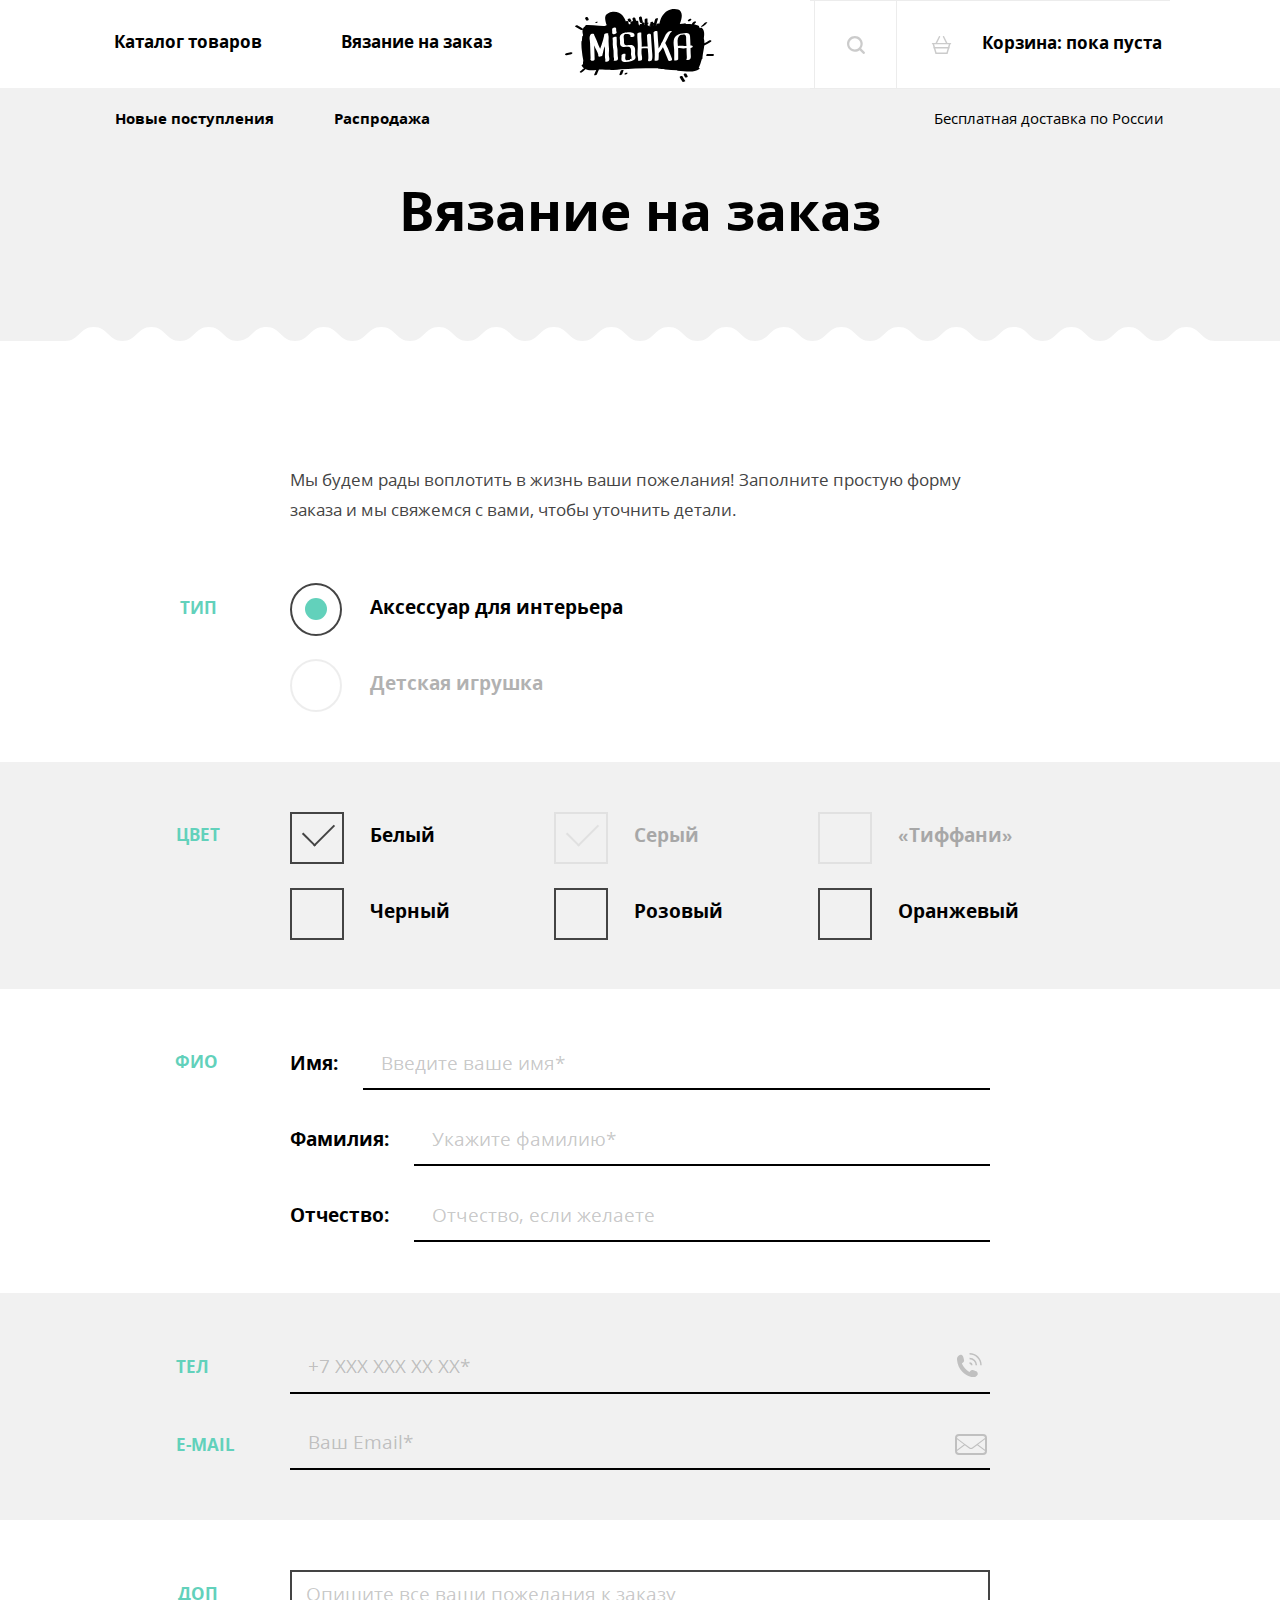
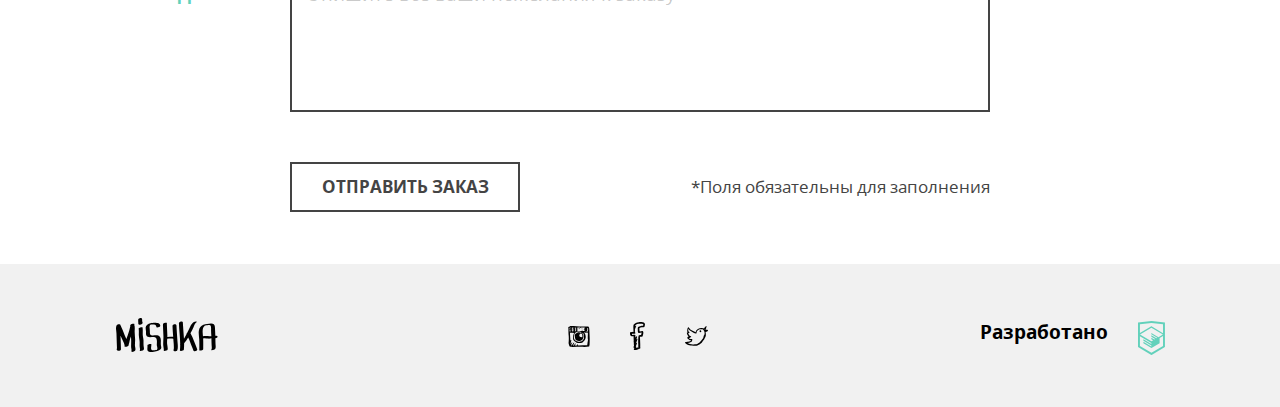
<file: form.html>
<!DOCTYPE html>
<html lang="ru">

<head>
  <meta charset="utf-8">
  <title>HTML Academy: Форма заказа магазина Мишка</title>
  <meta name="viewport" content="width=device-width, initial-scale=1">
  <link rel="preload" href="fonts/opensans.woff2" as="font" type="font/woff2">
  <link rel="preload" href="fonts/opensansbold.woff2" as="font" type="font/woff2">
  <link rel="preload" href="fonts/opensans.woff" as="font" type="font/woff">
  <link rel="preload" href="fonts/opensansbold.woff" as="font" type="font/woff">
  <link rel="stylesheet" href="css/style.min.css">
  <script>
    document.createElement("picture");

  </script>
  <script src="js/picturefill.js" async=""></script>
</head>

<body>
  <svg xmlns="http://www.w3.org/2000/svg" xmlns:xlink="http://www.w3.org/1999/xlink" class="visually-hidden"><symbol id="icon-cart" viewbox="264.205 370.961 20.294 18.849"><path d="M283.75 378.19h-3.151l-3.407-6.814a.75.75 0 1 0-1.341.671l3.071 6.143h-9.138l3.072-6.143a.75.75 0 0 0-1.341-.671l-3.407 6.814h-3.151a.75.75 0 0 0 0 1.5h.157l.855 2.991a.737.737 0 0 0-.316.595c0 .396.309.71.697.739l1.656 5.795h12.697l1.656-5.795a.745.745 0 0 0 .698-.739.738.738 0 0 0-.316-.596l.854-2.991h.157a.75.75 0 1 0-.002-1.499zm-4.181 10.121h-10.433l-1.224-4.284h12.881l-1.224 4.284zm1.653-5.785h-13.739l-.81-2.836h15.359l-.81 2.836z"></path></symbol><symbol id="icon-fb" viewbox="56.519 49.996 14.962 27.718"><path d="M68.181 55.188c1.026.029 1.993 0 2.681-.3.391-.818.556-1.854.619-2.989-.19-.015-.062-.337-.207-.399-.029-.202-.278-.195-.309-.398-.277-.165-.457-.422-.723-.598-.727-.162-1.44-.335-2.164-.499-.849.044-1.895-.103-2.58.1-2.619-.04-3.997 1.12-5.259 2.392-.023.078-.003.197-.105.199-.574 1.587-.125 3.621-.204 5.581.099.436.107.958.204 1.395-.998.296-2.212.387-3.402.499-.317.324-.178 1.089-.206 1.693.085.583.278 1.06.413 1.595.211.193.596.396.825.498.065.029.071.082.103.1.506.268 1.451.008 2.268.1-.136 1.978.256 3.915 0 5.68.007.327.295.382.208.798-.001.963-.067 1.99.208 2.69-.287.455-.497.982-.415 1.794.122.016.114.157.105.299-.075.47.643.175.515.698.162.456-.428.184-.413.498v.896c.53.285 1.462.182 2.268.199.908-.419 2.188-.479 2.785-1.196.459.235.916-.014 1.238-.199-.018-.315.273-.333.205-.698-.004-.328-.173-.496-.103-.896v-2.89c-.206-2.293-.048-4.938-.309-7.176.888-.105 1.917-.075 2.578-.398.357-.451.377-1.23.516-1.895.177-.226.221-.583.206-.996.19-.213.068-.729.104-1.096-.141-.595-.168-1.3-.825-1.39-.884-.235-2.043.595-2.991.299.049-1.134-.293-2.342 0-3.388.746-.181 1.446-.4 2.166-.602zm-3.818 4.783c.117.254.254.486.414.698.079.022.203.003.205.101a10.319 10.319 0 0 0 3.096-.299c0 .998-.271 1.733-.518 2.492-.662.045-1.467.3-1.958.198-.276.165-.372.506-.62.698-.049.441.142.495 0 .797-.201.137-.055.611-.205.796v1.496c.085.281-.146.258-.104.497v3.488c-.085.281.146.258.104.498v2.989c.063.271-.132.791.103.896-.07.364-.412-.021-.824.1-.528.122-.926.369-1.548.4.117-.353.32-.622.311-1.097.049-.381-.365-.312-.516-.49.193-.644.562-1.117.722-1.793.197-.515.714-1.298.31-1.794-.522-.105-.521.293-.826.398-.022.077-.002.196-.103.199-.023.077-.003.196-.103.199.01.12-.151.062 0 0 .022-.078.002-.197.103-.199.023-.077.002-.197.103-.199v-.299c.368-.575.67-1.214.826-1.993.191-.28.283-.656.412-.997.156-.262.34-.869.104-1.195-.517.033-.796.295-.93.697-.32-.189.161-.434.104-.697.138-.231.169-.566.309-.797.202-.413.564-1.304 0-1.596-.438-.023-.612.207-.723.498-.214.191-.43.383-.516.698-.373-.07-.143-.727-.206-1.097-.067-.52.122-.899 0-1.195-.56-.799-2.026-.105-3.197-.299-.108-.307-.222-.984-.104-1.195 1.045-.088 2.479.201 3.197-.199.024-.078.003-.197.104-.199.094-.723-.271-1-.515-1.396.232-.806.04-2.02.104-2.989.233-.141.328-.414.515-.598.112-.955.673-1.476.722-2.49-.273.001-.607-.055-.619.199-.302-.114-.382.479-.515.199-.112-.541.246-.626.309-.997.599-.418 1.212-.82 1.856-1.195 1.741-.244 4.648-.449 6.086.198.051.616-.287.854-.207 1.496h-1.546c-1.092.24-1.987.672-2.991.997-.24.066-.276.331-.516.398-.036.396-.225.646-.311.996-.079 1.431.133 2.589.102 3.978z"></path></symbol><symbol id="icon-feature-ball"><path d="M.286 14.069a17.244 17.244 0 0 0 .008 6.301l4.121-3.21-4.129-3.091zM24.403 1.585C19.62-.623 13.959-.559 9.149 1.992l7.513 5.625 7.741-6.032zm9.498 11.59l-4.811 3.748 4.936 3.695a17.248 17.248 0 0 0-.125-7.443zM9.209 32.414c4.844 2.534 10.724 2.65 15.73.113l-8.096-6.062-7.634 5.949zM7.914 14.433L1.681 9.767c-.32.669-.595 1.356-.825 2.056l5.308 3.974 1.75-1.364zm10.679 10.669l8.336 6.242a17.184 17.184 0 0 0 1.74-1.372l-8.326-6.234-1.75 1.364zm-7.18-13.395L4.002 6.158a17.073 17.073 0 0 0-1.269 1.723l6.931 5.189 1.749-1.363zm10.68 10.668l8.092 6.059c.471-.544.904-1.112 1.297-1.701l-7.639-5.721-1.75 1.363zM14.913 8.98L7.196 3.203a17.436 17.436 0 0 0-1.709 1.394l7.676 5.747 1.75-1.364zm10.679 10.669l6.972 5.221c.33-.662.615-1.341.855-2.033l-6.077-4.55-1.75 1.362zm.856-16.943L.88 22.626c.233.698.513 1.386.839 2.059l26.52-20.663a17.006 17.006 0 0 0-1.791-1.316zm4.295 3.918a17.418 17.418 0 0 0-.939-1.106L2.786 26.567a17.144 17.144 0 0 0 1.279 1.717l27.09-21.108c-.134-.186-.269-.37-.412-.552zm1.555 2.375L5.552 29.838c.544.501 1.114.962 1.708 1.382l25.962-20.228a17.158 17.158 0 0 0-.924-1.993z"></path></symbol><symbol id="icon-feature-flower" viewbox="8.014 4.35 31.972 37.301"><path d="M24 41.65c8.827 0 15.986-7.159 15.986-15.986C31.158 25.664 24 32.822 24 41.65zM12.641 20.78a4.442 4.442 0 0 0 4.44 4.441c.932 0 1.803-.294 2.513-.782l-.036.337c0 2.451 1.99 4.441 4.441 4.441s4.44-1.99 4.44-4.441l-.036-.337a4.396 4.396 0 0 0 2.514.782c2.451 0 4.44-1.99 4.44-4.441a4.418 4.418 0 0 0-2.54-3.997 4.434 4.434 0 0 0 2.54-3.997 4.441 4.441 0 0 0-6.954-3.659l.037-.337a4.441 4.441 0 0 0-8.881 0l.036.337a4.392 4.392 0 0 0-2.513-.781 4.442 4.442 0 0 0-4.44 4.44 4.42 4.42 0 0 0 2.54 3.997 4.42 4.42 0 0 0-2.541 3.997zM24 12.343a4.441 4.441 0 0 1 4.44 4.44 4.441 4.441 0 0 1-8.881 0c0-2.451 1.99-4.44 4.441-4.44zM8.014 25.664c0 8.827 7.158 15.986 15.986 15.986 0-8.828-7.158-15.986-15.986-15.986z"></path></symbol><symbol id="icon-feature-gift" viewbox="239.665 239.757 32.666 32.486"><path d="M242.56 272.243h12.504v-13.91H242.56v13.91zm28.182-23.62h-7.335c.521-.267.984-.549 1.396-.845 1.588-1.133 2.424-2.57 2.42-3.999.002-1.169-.556-2.202-1.359-2.901a4.585 4.585 0 0 0-3.016-1.121c-1.22-.001-2.352.421-3.32 1.069-1.459.979-2.606 2.451-3.424 4.067-.039.079-.078.157-.115.236a12.944 12.944 0 0 0-1.041-1.792c-.691-.985-1.523-1.86-2.497-2.511-.97-.646-2.103-1.069-3.322-1.069-1.213.004-2.323.514-3.155 1.295-.828.783-1.41 1.885-1.412 3.135-.002.73.211 1.494.649 2.188.552.872 1.424 1.628 2.633 2.248h-6.588c-.878 0-1.591.712-1.591 1.59v5.897h15.396v-7.488h1.873v7.488h15.396v-5.897a1.585 1.585 0 0 0-1.588-1.59m-22.362-2.339c-.622-.391-1-.785-1.22-1.135-.22-.354-.294-.662-.296-.963-.004-.504.248-1.042.691-1.461.437-.415 1.028-.667 1.562-.667h.013c.685 0 1.366.231 2.046.683 1.018.671 1.975 1.85 2.645 3.187.342.676.609 1.39.789 2.087-3.082-.321-5.078-1.002-6.23-1.731m10.537-1.627c.557-.797 1.21-1.466 1.887-1.916.68-.451 1.362-.683 2.047-.683h.006c.574 0 1.117.22 1.494.55.377.336.571.739.573 1.171-.004.512-.272 1.259-1.467 2.132-1.138.825-3.101 1.673-6.127 2.265a10.57 10.57 0 0 1 1.587-3.519m-1.98 27.586h12.506v-13.91h-12.506v13.91z"></path></symbol><symbol id="icon-feature-heart" viewbox="47.475 50.071 33.05 27.857"><path d="M80.525 58.808a8.736 8.736 0 0 0-8.736-8.736A8.727 8.727 0 0 0 64 54.865a8.727 8.727 0 0 0-7.789-4.793 8.736 8.736 0 0 0-8.736 8.736c0 9.127 14.657 19.121 16.525 19.121 1.869 0 16.525-9.95 16.525-19.121z"></path></symbol><symbol id="icon-feature-money" viewbox="46.212 56.834 46.575 27.332"><path d="M88.882 56.834H50.116a3.905 3.905 0 0 0-3.904 3.905V80.26a3.905 3.905 0 0 0 3.904 3.905h38.766a3.906 3.906 0 0 0 3.905-3.905V60.739a3.906 3.906 0 0 0-3.905-3.905zm-39.647 24.95V59.551h40.202v22.233H49.235z"></path><path d="M53.14 77.88h32.395V63.456H53.14V77.88zM69.5 65.354a5.315 5.315 0 1 1 0 10.63 5.315 5.315 0 0 1 0-10.63z"></path></symbol><symbol id="icon-feature-rocket" viewbox="612.532 500.386 54.156 23.183"><path d="M652.844 506.098c-3.647-.971-7.839-1.667-12.359-1.666a46.394 46.394 0 0 0-7.71.623l-6.784-4.668-13.456.005 5.811 6.184h8.447c-4.58 1.598-6.759 3.515-6.759 3.515l.002 3.777s2.313 1.912 6.931 3.518l-8.623-.005-5.811 6.188 13.455.002 6.816-4.692c2.261.398 4.822.647 7.681.648 4.522-.001 8.712-.697 12.36-1.667-1.176-1.775-1.915-3.743-1.918-5.877.003-2.141.738-4.112 1.917-5.885zm3.423 1.034c-1.284 1.605-1.969 3.25-1.965 4.84-.007 1.597.677 3.238 1.968 4.847 6.399-2.162 10.419-4.841 10.419-4.841s-4.019-2.68-10.422-4.846z"></path></symbol><symbol id="icon-flag" viewbox="-11.34 -28.346 46.68 81.691"><path fill="#63D1BB" d="M-3.561-24.455v38.9l38.9-19.451-38.9-19.449zm-7.779 77.801v-81.691h3.805v81.691h-3.805z"></path><path fill="#231F20" d="M-11.34-28.346h3.805v81.691h-3.805z"></path></symbol><symbol id="icon-insta" viewbox="53.115 53.19 21.769 21.334"><path d="M74.881 65.336c-.013-2.395-.344-4.788-.303-7.135a37.854 37.854 0 0 0-.152-2.278c-.105-.3-.111-.699-.152-1.062-.26-.17-.222-.64-.456-.835-.423-.233-1.201-.114-1.744-.22-.657-.026-1.254-.115-1.899-.153-1.936-.101-3.973-.076-5.996-.076-2.001 0-3.954-.145-5.695-.379h-2.202c-.097.004-.105.098-.227.076-.599.034-1.077.188-1.595.303-.21.119-.421.235-.683.304-.136.192-.513.145-.607.379-.186.212.185.451 0 .607v.911c.173.13.027.58.075.835v.987c-.017 1.281.134 2.397.076 3.72.467 2.762.374 6.537.076 9.413.155.579.363 1.105.455 1.746.256.479.335 1.133.683 1.52.502.206 1.233.186 1.898.229.383.098.667.293 1.14.3 2.843-.21 5.496-.154 8.427-.229 2.704.24 5.802.188 8.275-.228.195-.134.128-.529.228-.76-.056-.385.207-.449.228-.759.131-2.395.164-4.789.15-7.216zm-12.982-6.225c.757-.153 1.48-.341 2.429-.304.71.076 1.287.283 1.897.456.116.184-.243.547.153.684v.076c.059.017.149.002.151.076.445.035.794.167 1.063.379.45.055.536.476 1.138.3-.091.213-.084.524-.075.835.324 1.183.475 2.81.303 4.252-.164.163-.215.442-.303.683-.311.322-.481.785-.836 1.062-.095.236-.25.408-.454.533-.116.213-.206.452-.457.53-.298.163-.577.011-.834-.076-.446.162-.904.312-1.215.607-.816-.096-1.648-.175-2.43-.304-.242-.139-.487-.273-.835-.305a1.997 1.997 0 0 0-.836-.455c-.101-.127-.337-.118-.455-.229-.198-.029-.229-.227-.456-.229-.118-.412-.443-.618-.532-1.062-.226-.331-.308-.805-.455-1.215-.043-1.434.091-2.692.379-3.796.346-.591.779-1.094 1.138-1.67.249.021.365-.09.38-.304.306.053.434-.072.684-.075.257.008.269-.309.458-.449zm-1.67-2.733c-.117-.263-.066-.691-.075-1.062-.007-.285.278-.279.304-.532-.003-.074-.093-.059-.152-.076.126-.146.701-.097.834 0 .132.537-.354.455-.531.684.011.167.322.032.456.076.029.854-.059 1.496 0 2.202h-.456c-.007.234.229.226.456.228-.059.286.092.363.075.607-.226.153-.716.042-1.062.075-.103-.594.235-1.375.151-2.202zm-.683-1.594c.088-.013.134.016.151.076.179.253.01.683-.076.911-.173-.179-.026-.682-.075-.987zm.152 1.822c-.132-.069-.168-.237-.152-.456.132.071.167.238.152.456zm0 1.367c-.058.139-.082-.045-.076-.152.058-.139.081.045.076.152zm-.152.228c.175-.024.084.219.228.227-.009.193-.283.179-.38.077.039-.112.113-.193.152-.304zm-2.354-1.216c.006-.108.013-.214-.076-.228-.073-.733.13-1.415 0-1.973.25-.155.769-.042 1.139-.077v1.139c-.088.064-.203.101-.379.077-.054.28.324.131.379.304.008.853-.056 1.777.152 2.429-.565-.059-.906.107-1.442.076.097-.612-.019-1.435.531-1.594-.012-.141-.257-.047-.304-.153zm-.531 0c-.204.021-.217-.534-.077-.607.328.006.249.501.077.607zm-.152.988c.077-.312.034-.304.075-.683.228.013.26.77-.075.683zm.228-2.05c-.263.054-.273-.266-.153-.38.263-.053.272.267.153.38zm0-1.139c.033.159-.052.201-.076.304-.176.023-.084-.219-.229-.229.025-.102.191-.062.305-.075zm-.228 3.721c.148-.031.11.345-.076.227a.363.363 0 0 0 .076-.227zm-.684-3.721c.029.259-.438.32-.379 0h.379zm-.987.076c-.034.219-.326.179-.379.379-.214-.17.084-.468.379-.379zm-.455.759c.226-.205.451-.41.684-.607-.021-.123.071-.131.076-.228h.229c.102.381-.261.296-.305.531.021.122-.072.131-.075.227.02.335.121.588.075.988-.27.008-.276.28-.607.227.022-.428-.135-.674-.077-1.138zm.076 3.265V57.29c.195-.185.396-.364.607-.532.295.489.179 1.392.455 1.897-.275.157-.75.111-1.062.229zM72.68 69.968c-.109.954-.158 1.968-.379 2.809-2.89.123-6.02.005-8.883.153-.199.045-.273-.031-.229-.229-.253 0-.258.247-.531.229.201-.336.438-.898.151-1.291-.797.013-.797.821-1.138 1.291-.686-.053-1.137.127-1.823.075.18-.705.75-1.021.911-1.745-.395-.55-.989.138-1.214.455-.204.48-.557.81-.76 1.29H57.8c.238-.469.489-.926.759-1.366.171-.512.625-.741.683-1.367-.157-.28-.42-.029-.683 0-.123.182-.272.335-.38.531-.232.376-.501.714-.684 1.14-.181.208-.335.003-.53.227-.389.271-.581.736-.988.987-.174-.06.039-.356.153-.38.045-.181-.096-.55.075-.607.063-.366.212-.647.379-.91.119-.742.521-1.199.684-1.898-.559.099-.674.643-.988.987-.212.445-.542.772-.683 1.291-.174-.131-.028-.58-.076-.836.122-.586.298-1.119.38-1.746.133-.22.173-.535.228-.834.168-.209.046-.61-.077-.761-.226.027-.374.133-.455.304-.192-.032-.193.506-.304.304-.045-2.587-.451-4.812-.456-7.438.026-.331-.183-.424-.228-.685 1.629.028 3.121.091 4.783.229-.089.139-.199.257-.304.379-.144.07-.226.173-.378.304-.604 1.653-.975 3.984-.607 6.15.229.58.589 1.029.986 1.441.907.485 1.635 1.149 2.506 1.671 1.701.361 3.84.369 5.541 0 .236-.12.484-.226.685-.38 1.364-1.242 2.753-2.459 2.961-4.859v-1.367c-.197-1.598-.688-2.905-1.747-3.644.331-.22 1.099.043 1.67.076.223.013.447.014.684 0 .408-.024.928-.055 1.443 0 .144.187.113.544.228.76-.062 1.684-.192 3.3-.152 5.087.103.454.127.986.229 1.441-.091.973-.237 1.89-.457 2.732zm.379-11.16c-.639-.12-1.232-.284-1.897-.379.072-.333.799-.01.987-.228.385-.223.295-.92.304-1.51.032-.348.114-.644.076-1.063-.401-.951-1.783-.421-2.886-.455-.225.718-.47 1.8-.304 2.657.169.49 1.024.292 1.519.456-.14.332-.688.057-.987.076-.296-.083-.707-.052-.986-.151-2.285.078-4.284.004-6.529.151.117-1.248.063-2.465-.076-3.645h3.112c-.344.364-.912.507-1.29.835-.44.244-.861.505-1.139.911.249.134.535-.245.759-.379.355-.074.479-.381.835-.455.423-.438 1.096-.625 1.67-.912.378-.022.697.013.987.077 1.283.007 2.456.126 3.796.076.614.145 1.45.069 1.974.304.107.298.231.579.305.911.008.986-.149 1.816-.23 2.723zm-5.845-3.72c.11-.047-.009-.092 0 0zm0 0c-.529.154-1.019.348-1.367.682.484-.198 1.059-.306 1.367-.682zm1.062.607c.111-.047-.007-.091 0 0zm-1.746.911c.727-.158 1.181-.591 1.746-.911-.437.019-.592.32-.987.379-.215.217-.6.26-.759.532zm-.683-.835c-.111.047.007.092 0 0zm-.683.607c.11-.046-.008-.092 0 0zm-.075.076c.063.014.07-.03.075-.076-.064-.014-.072.03-.075.076zm-.077.076c.064.014.072-.03.077-.076-.067-.013-.072.029-.077.076zm-.834.608c.346-.134.613-.348.834-.607a2.018 2.018 0 0 0-.834.607zm2.276.987c.533-.049.749-.416 1.215-.531.284-.298.784-.381.987-.76-.56.023-.766.399-1.216.531-.284.297-.751.413-.986.76zm-2.276-.987c-.317-.074-.016.227 0 0zm-.533.379c.021.021.115-.037.076-.077-.021-.02-.116.038-.076.077zm2.809.608c-.11.047.007.091 0 0zm-1.14 1.821c-.223-.231-.676-.233-.986-.379-.697-.038-1.223.093-1.746.229-.304.151-.607.304-.91.454-.266.166-.444.417-.76.532-.205.225-.352.51-.684.607-.004.223-.173.281-.304.379-.089.115-.094.312-.227.381-.007.12.036.29-.076.303.108 1.512.291 2.948.683 4.177.287.623.975.846 1.442 1.29.589.297 1.328.444 2.126.531.277-.052.553-.105.911-.076a5.088 5.088 0 0 0 2.81-1.441c.1-.281.252-.508.455-.684-.254-.671.293-1.098.455-1.59.002-1.344-.201-2.48-.607-3.415-.256-.579-.92-.751-1.366-1.139-.059-.018-.15-.003-.151-.077-.269-.136-.733-.239-1.065-.082zm-3.415 4.327c-.113-.063-.109-.244-.152-.379.256-.078.118.237.152.379zm.076.305c.041-.117.079-.006.076.075-.04.118-.079.005-.076-.075zm.456-2.051c.015-.086.075-.042.075 0-.014.087-.075.043-.075 0zm1.67-2.125c-.203.258.041.576.077.836-.305-.039-.574-.887-.077-.836zm.379 3.948c-.04-.038.055-.097.076-.076.04.038-.054.097-.076.076zm.759 2.884c.034-.109.066.008.152 0-.018.097-.15.077-.152 0zm2.201-2.581c-.233-.057-.145.208-.379.152.069-.159.118-.338.229-.455.134.019.172.13.15.303zm-1.137-3.796c.211.119.441.217.606.381.085.219.243.363.38.529.058.778.179 1.492.151 2.354-.257.099-.438.271-.683.381-.78-.006-1.358-.212-1.897-.456-.171-.259-.355-.505-.532-.759v-1.062c.17-.185.319-.391.456-.607.228-.127.508-.201.454-.607-.038-.062-.078-.124-.075-.229.158.045.245.159.379.229.323.017.41-.2.761-.154z"></path></symbol><symbol id="icon-interior" viewbox="-259.404 -19.675 40.219 62.411"><path d="M-244.227 18.283c-.286.966-.245 2.191.027 3.639.494 2.635 1.687 6.041 2.358 9.67h5.062c.696-3.641 1.949-7.05 2.471-9.683.287-1.445.33-2.66.041-3.617-.275-.899-.89-1.618-2.021-2.303h-5.997c-1.075.679-1.674 1.391-1.941 2.294zm11.832 19.995h-13.799c-1.293 0-2.299.976-2.299 2.229v2.229h18.397v-2.229c0-1.253-1.006-2.229-2.299-2.229zm7.133-55.724h-11.732c0-1.244-1.015-2.229-2.3-2.229-1.283 0-2.3.985-2.3 2.229h-11.737l-6.073 25.517c.794-.461 1.589-.992 2.632-.992 1.359 0 2.243.818 2.924 1.375.682.557 1.162.849 1.447.849.292.001.769-.287 1.451-.836.681-.548 1.564-1.358 2.915-1.358 1.349 0 2.237.806 2.919 1.354.684.549 1.161.84 1.451.84.146 0 .338-.073.58-.214.242-.141.53-.353.872-.626.512-.411 1.139-.967 1.99-1.218.284-.085.593-.136.93-.136 1.347 0 2.238.805 2.92 1.354.683.548 1.159.84 1.451.84.287-.002.766-.296 1.445-.85.684-.554 1.571-1.367 2.925-1.367 1.356 0 2.239.817 2.919 1.371.342.276.631.489.872.631.24.143.431.214.575.214.288 0 .762-.293 1.442-.854.68-.559 1.567-1.384 2.929-1.384 1.044 0 1.839.533 2.632.997l-6.079-25.507zm-10.619 51.266h-6.864c-.657 0-1.15.479-1.15 1.115 0 .635.493 1.113 1.15 1.113h6.9c.655 0 1.15-.479 1.15-1.113 0-.636-.495-1.115-1.15-1.115h-.036zm-3.414-24.484c-.146 0-.338.074-.58.213-.157.094-.37.261-.57.41v3.731h2.299V9.959c-.505-.378-.908-.623-1.149-.623z"></path></symbol><symbol id="icon-left-arrow"><path d="M50 11.002H7.659l8.174-8.174L13.005 0 0 12.998l.003.003-.003.004 13.005 12.998 2.828-2.828-8.172-8.173H50z"></path></symbol><symbol id="icon-logo-footer"><path d="M19.135 21.495c-.083-2.683-.51-5.347-.475-8.035.028-2.174.389-4.41-.36-6.495.047-.237.096-.473.14-.711.193-1.045-3.271-.492-3.813.464-.343.28-.519.615-.375.957.037.086.069.174.102.261-.656 3.204-1.57 6.306-2.621 9.412-.402 1.188-.888 2.349-1.298 3.533-.582-1.104-1.169-2.194-1.643-3.377-1.374-3.433-2.612-6.902-4.287-10.206.19-1.528-3.204-1.368-3.873.032-.809 1.694-.705 3.403-.438 5.214.3 2.042.353 4.05.377 6.111.047 3.976.358 7.943.417 11.919-.354.395-.461.881-.091 1.375.162.216.361.382.571.549.904.724 3.5.107 3.496-1.271-.014-4.123-.312-8.238-.42-12.358a98.054 98.054 0 0 1-.024-1.21l.171.434c.64 1.604 1.31 3.163 2.185 4.654.868 1.478 1.303 3.064 1.803 4.677-.189.217-.303.462-.233.708-.039.18.07.292.251.36.639.548 1.841.274 2.509-.007a6.07 6.07 0 0 0 .826-.424c.345-.212.883-.679.729-1.159l-.087-.279c.47-1.27.709-2.589.965-3.93.272-1.428.782-2.78 1.295-4.133.052.619.106 1.238.156 1.855.204 2.554.033 5.072.007 7.626-.008.847.054 1.633.219 2.461.068.343.367 1.808.281 1.887-.611.564-.433 1.257.385 1.437.915.201 2.081-.105 2.77-.742 1.198-1.106.632-2.845.361-4.241-.452-2.342.095-4.964.022-7.348zm8.364.675c-.074-1.988-.765-3.862-.774-5.872-.011-2.305.181-4.593-.155-6.886-.106-.725-4.056.1-3.917 1.05.309 2.11.197 4.229.159 6.354-.037 2.044.468 3.898.73 5.904.269 2.054-.084 4.157.149 6.213.109.962.75 2.743.089 3.58-.42.532 1.469.342 1.553.326.769-.142 1.793-.392 2.304-1.038.653-.828.196-2.426.053-3.357-.316-2.059-.114-4.195-.191-6.274zm16.329-3.319c-2.062-2.784-5.889-.78-8.561-1.54-1.377-.392-1.395-2.271-1.392-3.396.004-1.426-.114-2.732-.273-4.146-.119-1.052-.024-2.121.746-2.904.142-.144.859-.336.81-.339a8.132 8.132 0 0 1 1.067-.093c1.549-.066 4.613.232 4.019 2.483-.266 1.01 3.596.431 3.877-.637 1.213-4.598-7.284-3.714-9.686-3.078-2.21.588-4.648 1.846-4.775 4.399-.061 1.219.273 2.379.325 3.587.061 1.39-.198 2.776.289 4.118 1.082 2.982 5.52 1.576 7.778 1.745 3.845.287 2.697 5.469 2.748 7.883.027 1.288 1.181 3.429.211 4.507-.595.662-1.982.699-2.792.768-.813.068-2.201.312-2.742-.461-.993-1.418.091-3.799-.121-5.425-.121-.924-4.066-.095-3.917 1.05.342 2.627-1.399 6.145 2.402 6.596 2.441.289 5.191-.161 7.5-.928 1.196-.396 2.307-.942 3.243-1.793 1.035-.941.694-2.348.417-3.547-.677-2.918.731-6.279-1.173-8.849zm17.327-.189c-.122-3.777-.69-7.513-.706-11.297-.008-1.971-3.963-1.305-3.957.343.015 3.608.497 7.167.682 10.764l.013.221c-1.949-.018-3.899.177-5.853.246.201-4.633-.611-9.227-.435-13.857.022-.582-3.874-.09-3.917 1.049-.171 4.475.587 8.915.453 13.392-.064 2.136-.245 4.264-.259 6.402-.007 1.095.171 2.183.329 3.263.146.999.484 2.331.182 3.318-.237.772 3.561.29 3.862-.694.544-1.778-.222-4.039-.405-5.839-.175-1.725-.039-3.499.083-5.248 2.03-.13 4.059-.297 6.08-.012.09 1.378.196 2.754.322 4.134a45.83 45.83 0 0 1 .196 3.475c.015 1.019.142 2.496-.221 3.461-.773 2.057 3.15 1.889 3.723.364.703-1.87.502-4.199.383-6.164-.148-2.443-.477-4.874-.555-7.321zm16.932 4.474c-.939-2.758-2.373-5.177-3.616-7.797 1.001-1.949 2.018-3.898 2.932-5.888.831-1.808 1.446-3.819 3.08-5.092.574-.447.55-.896-.255-.951-.875-.061-2.064.192-2.77.742-1.485 1.158-2.427 2.563-3.201 4.268a160.304 160.304 0 0 1-2.914 6.075l-.224.443c-.49.315-.785.762-.639 1.266-.792 1.563-1.6 3.117-2.499 4.61-.299-5.534-.955-11.061-1.15-16.6-.045-1.27-3.971-.479-3.917 1.049.243 6.868 1.219 13.719 1.286 20.587l-.047.051c-.301.308-.19.494.051.602a60.756 60.756 0 0 1-.209 5.254c-.472.745.463 1.139 1.084 1.139h.096c.739 0 2.626-.35 2.718-1.364.191-2.1.251-4.196.232-6.291 1.59-1.715 2.89-3.63 4.055-5.635.759 1.48 1.482 2.972 1.989 4.582.861 2.741 2.299 5.261 3.131 8.014.544 1.806 4.457.738 3.917-1.049-.829-2.753-2.204-5.297-3.13-8.015zm23.503-4.635c-.21-.832-1.372-.849-2.271-.77-.012-.335-.02-.671-.036-1.006-.125-2.661-.165-5.379-.392-8.032-.209-2.458-1.585-3.337-3.972-3.247-2.416.092-5.229.527-7.482 1.403-2.607 1.014-4.058 2.935-4.559 5.681-.549 3.014.24 6.219.373 9.246.154 3.503.066 7.014.062 10.519 0 .573 3.916.031 3.917-1.049.003-2.776.042-5.551 0-8.327a52.196 52.196 0 0 0-.102-2.444c1.369-.593 3.687.012 5.05.141 1.107.104 2.169-.166 3.244-.292.021 2.312.107 4.635.202 6.944.049 1.184.477 3.53-.354 4.511-.437.516 1.48.343 1.555.33.793-.146 1.761-.401 2.303-1.041.949-1.12.456-3.79.401-5.126-.078-1.91-.102-3.824-.141-5.737 1.154-.147 2.417-.854 2.202-1.704zm-14.618-.15c-.103-1.245-.217-2.49-.303-3.743-.16-2.331.117-5.583 2.29-6.999.58-.379 1.675-.315 2.354-.438.97-.176 1.956-.389 2.829.19 1.21.802.912 3.657.911 4.869-.003 2.005.207 4.001.31 6.003-.552.055-1.111.089-1.683.076-2.286-.053-4.544-.413-6.708.042zM24.108 6.7a3.157 3.157 0 0 0 1.477-.524l.256-.216c.52-.335.972-.827.728-1.361-.504-1.105-.423-2.231-.416-3.414.006-.958-.963-1.246-1.781-1.174-.723.063-2.168.581-2.175 1.52-.006.993-.071 2.016.109 2.992-.047.113-.074.239-.104.355-.055.212.016.42.142.59l.002.134.015.335a.901.901 0 0 0 .429.53c.388.233.878.275 1.318.233z"></path></symbol><symbol id="icon-logo-htmlacademy"><path d="M13.62.017L13.472 0 0 1.412v24.661l13.473 8.017 13.43-7.99.042-.025V1.412L13.62.017zm11.399 12.11L13.495 5.334l-.001-.104-.087.05-.088-.056v.109L1.925 12.118V3.147l11.548-1.212L25.02 3.147v8.98zm-11.614-5.34L24.923 13.5l-4.479 2.64-7.093-4.221-.014 1.415 5.904 3.513-.86.507-5.03-2.992-.014 1.415 3.827 2.275-.782.523-3.031-1.787-.014 1.413 1.853 1.091-1.8 1.081-11.356-6.751 11.371-6.835zm-11.48 8.34l11.411 6.791.016 1.044-7.942-4.728-.015 1.416 7.979 4.795.018 1.076-7.973-4.74-.013 1.414 8.021 4.822.046.025 8.143-4.872-.011-5.177 3.415-2.036v10.021L13.472 31.85 1.925 24.979v-9.852z"></path></symbol><symbol id="icon-mail"><path d="M28 5H4a4 4 0 0 0-4 4v13a4 4 0 0 0 4 4h24a4 4 0 0 0 4-4V9a4 4 0 0 0-4-4zM2 10.25l6.999 5.25L2 20.75v-10.5zM30 22c0 1.104-.898 2-2 2H4c-1.103 0-2-.896-2-2l7.832-5.875 4.368 3.277a3 3 0 0 0 3.599 0l4.369-3.277L30 22zm0-1.25l-7-5.25 7-5.25v10.5zm-12.801-2.148c-.35.263-.763.4-1.199.4s-.851-.139-1.2-.4L10.665 15.5l-.833-.625L2 9.001V9c0-1.103.897-2 2-2h24c1.102 0 2 .897 2 2l-12.801 9.602z"></path></symbol><symbol id="icon-map-pin"><path fill="#FFF" d="M56.334 9.228c-12.892-12.305-33.773-12.305-46.667 0-12.891 12.297-12.891 32.248 0 44.542 0 0 23.318 21.832 23.318 47.031 0-25.199 23.343-47.031 23.343-47.031 12.897-12.294 12.897-32.245.006-44.542z"></path><path fill="#6BC6B3" d="M47.036 45.522c-.636-3.277.13-6.947.027-10.284-.115-3.755-.713-7.485-.665-11.246.039-3.044.545-6.173-.503-9.091.065-.332.134-.662.195-.995.271-1.463-4.577-.689-5.338.649-.479.393-.726.861-.523 1.339.051.121.097.243.142.365-.917 4.485-2.197 8.827-3.668 13.174-.563 1.663-1.244 3.288-1.817 4.946-.814-1.545-1.638-3.071-2.3-4.728-1.922-4.805-3.656-9.661-6-14.285.266-2.14-4.484-1.916-5.421.044-1.132 2.371-.986 4.763-.613 7.299.42 2.858.494 5.668.528 8.554.066 5.566.502 11.119.584 16.684-.496.552-.646 1.233-.127 1.924.226.302.505.535.799.769 1.265 1.013 4.899.15 4.893-1.779-.02-5.771-.437-11.531-.589-17.299-.015-.565-.025-1.129-.034-1.694.08.203.159.406.24.607.896 2.245 1.833 4.427 3.059 6.514 1.214 2.068 1.824 4.289 2.523 6.547-.265.303-.423.647-.326.991-.055.251.099.409.352.504.894.766 2.578.383 3.513-.01a8.28 8.28 0 0 0 1.155-.593c.483-.297 1.236-.95 1.021-1.622a44.64 44.64 0 0 1-.121-.391c.657-1.776.992-3.625 1.352-5.5.381-2 1.095-3.892 1.812-5.786.073.867.149 1.732.219 2.597.285 3.575.046 7.099.011 10.674a16.22 16.22 0 0 0 .306 3.445c.096.479.514 2.53.394 2.642-.855.79-.606 1.759.539 2.011 1.279.281 2.912-.148 3.877-1.039 1.675-1.548.882-3.98.504-5.937z"></path></symbol><symbol id="icon-menu-close"><path fill="#231F20" d="M20.513 1.414L19.099 0l-8.843 8.842L1.414 0 0 1.414l8.842 8.842L0 19.098l1.414 1.414 8.842-8.842 8.843 8.842 1.414-1.414-8.842-8.842z"></path></symbol><symbol id="icon-menu-open"><path fill="#231F20" d="M0 0h19.958v2H0zm0 6h19.958v2H0zm0 6h19.958v2H0z"></path></symbol><symbol id="icon-phone"><path d="M17.321 24.333h-1.115c-4.904-.58-8.497-2.857-11.11-5.772C2.473 15.637.402 11.875 0 6.817V5.459c.091-.921.544-1.55 1.067-2.086.65-.666 1.63-1.522 2.522-1.553.659-.022 1.78.451 2.232 1.066.388.53.595 1.59.775 2.378.185.797.6 1.95.485 2.717-.176 1.196-1.764 1.703-2.231 2.572 1.551 3.721 4.089 6.456 7.472 8.345.847-.465 1.595-1.864 2.767-1.892.428-.012.972.209 1.406.34.477.143.891.326 1.311.484.705.266 1.957.621 2.378 1.213.433.61.681 1.608.581 2.231-.194 1.234-2.227 2.603-3.444 3.059zM12.529 1.528c5.949 0 10.771 4.822 10.771 10.771h1.529C24.829 5.507 19.323 0 12.529 0v1.528z"></path><path d="M12.529 9.327v1.552a1.42 1.42 0 0 1 1.421 1.42h1.553a2.973 2.973 0 0 0-2.974-2.972zm0-3.081a6.054 6.054 0 0 1 6.056 6.054h1.588a7.642 7.642 0 0 0-7.644-7.641v1.587z"></path></symbol><symbol id="icon-play" viewbox="247.3 382.56 100.678 76.891"><path fill="#63D1BB" d="M344.255 400.708s-.92-7.008-3.785-10.078c-3.632-4.041-7.674-4.066-9.541-4.297-13.326-1.023-33.303-1.023-33.303-1.023h-.051s-19.978 0-33.304 1.023c-1.867.23-5.908.256-9.54 4.297-2.84 3.096-3.786 10.078-3.786 10.078s-.896 8.211-.896 16.422v7.699c0 8.21.947 16.421.947 16.421s.921 7.009 3.785 10.078c3.632 4.041 8.364 3.913 10.487 4.349 7.622.767 32.356 1.022 32.356 1.022s20.003-.025 33.329-1.048c1.867-.23 5.908-.256 9.54-4.298 2.84-3.069 3.786-10.078 3.786-10.078s.946-8.21.946-16.421v-7.699c-.023-8.236-.97-16.447-.97-16.447z"></path><path fill="#FFF" d="M297.614 459.449h-.016c-1.015-.011-24.946-.266-32.604-1.037l-.14-.014-.137-.028c-.271-.056-.668-.107-1.126-.167-2.503-.328-7.159-.938-10.839-5.019-3.354-3.616-4.377-10.771-4.483-11.576l-.005-.043c-.039-.342-.965-8.463-.965-16.736v-7.699c0-8.266.875-16.378.912-16.72l.009-.071c.108-.802 1.155-7.928 4.474-11.557 3.996-4.439 8.531-4.899 10.712-5.121.192-.02.37-.037.529-.058l.126-.013c13.277-1.019 33.312-1.031 33.514-1.031h.051c.201 0 20.236.013 33.514 1.031l.126.013c.159.021.337.038.529.058 2.179.221 6.71.682 10.704 5.112 3.354 3.616 4.377 10.771 4.483 11.577l.005.043c.039.342.965 8.459.99 16.753v7.708c0 8.273-.926 16.395-.965 16.736l-.007.053c-.108.805-1.156 7.953-4.478 11.562-3.994 4.435-8.527 4.896-10.707 5.117-.193.02-.371.037-.53.057l-.126.013c-13.276 1.02-33.334 1.057-33.535 1.058l-.015-.001zm-31.944-6.497c7.477.729 31.216.989 31.968.997.657-.001 20.135-.049 33.047-1.036.178-.021.371-.041.58-.062 1.836-.186 4.608-.468 7.186-3.335l.026-.029c1.825-1.974 2.853-6.928 3.075-8.552.059-.514.926-8.358.926-16.08v-7.699c-.023-7.76-.896-15.627-.951-16.109-.32-2.382-1.434-6.789-3.066-8.539l-.035-.038c-2.577-2.868-5.351-3.149-7.186-3.336a34.367 34.367 0 0 1-.58-.062c-13.066-.998-32.834-1.011-33.033-1.011h-.051c-.198 0-19.967.013-33.033 1.011a33.29 33.29 0 0 1-.58.062c-1.835.187-4.607.468-7.186 3.336l-.019.021c-1.828 1.993-2.855 6.924-3.082 8.552-.062.591-.875 8.399-.875 16.089v7.699c0 7.749.871 15.598.926 16.083.32 2.381 1.433 6.789 3.066 8.539l.035.039c2.322 2.584 5.303 2.975 7.479 3.259.481.061.939.121 1.363.201z"></path><path fill="#FFF" d="M285.733 403.138v35.708l29.747-17.854z"></path></symbol><symbol id="icon-right-arrow"><path d="M0 11.002h42.341l-8.175-8.174L36.995 0 50 12.998l-.004.003.004.004-13.005 12.998-2.829-2.828 8.173-8.173H0z"></path></symbol><symbol id="icon-search" viewbox="-0.8 -0.8 17.6 17.6"><path d="M16.47 14.93l-3.415-3.415A7.67 7.67 0 0 0 14.6 6.899C14.6 2.646 11.153-.8 6.9-.8S-.8 2.646-.8 6.899s3.446 7.7 7.699 7.7c1.734 0 3.326-.58 4.613-1.546l3.417 3.416c.203.202.418.33.771.33a1.1 1.1 0 0 0 1.1-1.1c0-.24-.061-.499-.33-.769zM1.399 6.899a5.5 5.5 0 1 1 11 0c0 3.038-2.462 5.5-5.5 5.5s-5.5-2.461-5.5-5.5z"></path></symbol><symbol id="icon-tick"><path d="M32.666 1.414L31.252 0 11.338 19.914 1.414 9.989 0 11.403l9.924 9.925 1.414 1.414h.001l1.414-1.414h-.001z"></path></symbol><symbol id="icon-toy" viewbox="226.001 226.19 60 59.62"><path fill="#231F20" d="M226.001 269.871l27.438 15.934v-23.346l-27.438-15.94v23.352zm51.346-31.244v2.453c0 1.817-3.458 3.29-7.73 3.29-4.266 0-7.727-1.473-7.727-3.29v-4.059h.024c.26 1.714 3.604 3.073 7.702 3.073 4.272 0 7.729-1.474 7.729-3.285 0-1.819-3.457-3.289-7.729-3.289-.339 0-.675.01-1.002.03l-4.975-2.888v3.086c0 1.817-3.454 3.29-7.723 3.29-2.683 0-5.045-.583-6.433-1.467a3.928 3.928 0 0 0-.732-.586c-.363-.381-.565-.797-.565-1.236v-2.986l-4.807 2.792a21.384 21.384 0 0 0-1.054-.033c-4.267 0-7.727 1.469-7.727 3.289 0 1.811 3.46 3.285 7.727 3.285 4.099 0 7.446-1.358 7.705-3.073h.022v4.059c0 1.817-3.455 3.29-7.727 3.29-4.267 0-7.727-1.473-7.727-3.29v-2.42l-5.952 3.452 27.531 15.986 27.351-15.882-6.181-3.591zm-13.644 10.166c0 1.817-3.46 3.287-7.727 3.287-4.269 0-7.729-1.47-7.729-3.287v-4.059h.024c.26 1.715 3.603 3.076 7.705 3.076 4.101 0 7.443-1.361 7.705-3.076h.021v4.059h.001zm-5.145 13.873v23.144L286 269.871v-23.144l-27.442 15.939zm-2.641-29.904c4.269 0 7.723-1.47 7.723-3.286 0-1.814-3.454-3.287-7.723-3.287-4.27 0-7.729 1.472-7.729 3.287-.001 1.816 3.459 3.286 7.729 3.286"></path></symbol><symbol id="icon-twitter" viewbox="52.253 53.771 23.494 20.168"><path d="M75.706 57.855c-.227-.366-.909-.277-1.407-.371h-1.112c.142-.353.343-.646.52-.963.056-.438.254-.734.223-1.26.129-.167.176-.417.296-.593.104-.144.242-.477.074-.667-.051-.221-.295-.249-.593-.222a.515.515 0 0 0-.222.148c-.448.433-.778 1.014-1.261 1.408-.009.008-.062 0-.074 0-.087.005-.033.046-.075.074-.146.098-.257.152-.369.223-.284.176-.547.445-.891.519-.529-.211-1.156-.326-1.852-.37-1.157.102-2.303.215-3.038.741-.911.35-1.477 1.042-2.149 1.63-.049.32-.342.398-.37.741-.005.045-.012.088-.073.074.043.241-.051.345-.074.519-.001.133.199.431 0 .52-.822-.12-1.485-.63-2.149-.964-.718-.36-1.468-.604-2.074-1.111-.716-.322-1.26-.816-1.778-1.334-.208-.312-.542-.496-.667-.89-.379-.164-.175-.912-.741-.889-.315-.043-.345.199-.444.37-.07.227-.361.232-.371.519-.004.046-.011.088-.074.075-.17 1.089-.527 1.992-.519 3.26.129.415.35.738.593 1.038-.418.051-.716.222-.89.519-.06 1.073.378 1.647.742 2.297.134.384.352.685.593.963.017.229.206.288.296.445.019.105.123.125.149.223-.04.105.289.18.073.221-.413.131-1.016.07-1.259.371-.109.279-.109.833 0 1.111.034.237.282.262.296.519.499.417 1.082.747 1.631 1.112.574.166 1.211.271 1.852.37-.102.343-.338.551-.593.741-.78.381-1.849.474-2.742.74-.555.038-.956.23-1.556.223-.333.127-.854.075-1.112.223-.122.068-.102.096-.222.221-.134.412.111.74.444.89-.005.253.219.276.371.371.089.183.254.29.445.37.544.468 1.268.759 1.927 1.112.83.183 1.648.376 2.52.519.896.116 1.901.124 2.816.222h.963c.511.132 1.23.054 1.853.074.095-.102.322-.073.519-.074.522-.269 1.196-.385 1.631-.74.574-.241.989-.642 1.557-.89.866-.765 1.937-1.324 2.519-2.37.205-.189.351-.438.445-.74.265-.156.385-.454.593-.667.404-.41.706-.924 1.037-1.4.319-.496.576-1.054.89-1.556-.01-.405.306-.484.296-.89.193-.226.177-.662.371-.88-.033-.255.029-.415.074-.594.047-1.281-.047-2.422-.297-3.407.588-.155 1.181-.302 1.631-.593.52-.206.993-.603.808-1.281zm-3.408 4.076c-.153.859-.615 1.41-1.038 2.001.059.379-.104.538-.073.889a4.303 4.303 0 0 0-.371 1.037c-.203.267-.332.606-.519.89-.366.548-.777 1.051-1.186 1.557-.378.56-.912.965-1.334 1.481-.42.493-.942.885-1.407 1.334-.474.17-.89.396-1.26.667a5.06 5.06 0 0 0-.667.296c-.177.146-.499.145-.668.29-1.086.147-2.3.17-3.555.148-1.031-.105-2.115-.159-3.039-.371-.922-.189-1.511-.712-2.297-1.037.153-.242.634-.154.963-.222.031-.166.394-.003.444-.149.257.06.285-.109.52-.07.563-.201 1.23-.302 1.705-.593.282-.138.406-.434.667-.593.033-.189.104-.341.222-.444.047-.275.201-.441.148-.815.111-.21.299-.343.296-.667-.074-.147-.128-.316-.296-.371-.026-.196-.377-.067-.444-.222-.255.032-.416-.029-.593-.075-.154-.043-.487.092-.519-.073-.842-.023-1.3-.43-1.853-.74.431-.262 1.032-.353 1.333-.742.516-.076 1.058-.129 1.112-.666 0-.717-.771-.661-1.333-.815-.773-.66-1.194-1.672-1.779-2.52.238-.157.564-.226.741-.444.454.058.54-.251.667-.52.019-.488-.333-.605-.593-.815a3.49 3.49 0 0 1-.667-.74c-.003-.818-.021-1.652.074-2.372.063-.014.07.029.074.074.227.441.559.775.815 1.186.532.357.925.853 1.556 1.112.452.413 1.108.621 1.557 1.038.601.263 1.158.57 1.704.889.669.194 1.056.673 2.001.593.198-.098.394-.199.593-.297.258-.456-.059-1.079.147-1.63.255-.659.797-1.031 1.26-1.481.29-.155.555-.335.815-.519.347-.098.675-.216.964-.37a6.223 6.223 0 0 0 1.037-.148h1.26c.244.052.475.119.74.148.209.137.38.313.666.371.789.693 1.271 1.696 1.409 3.039-.122.484.053.873.001 1.481zm.296-5.632c-.129.34-.23.707-.593.815-.017-.105-.122-.125-.147-.222-.012-.209.209-.186.296-.296.162-.085.245-.248.444-.297-.007-.09.108-.046 0 0zm-5.484 3.038c.163.135.284.31.519.371.101.221.314.327.594.37.047-.15.346-.049.37-.222.174-.023.166-.229.296-.297-.018-.55-.129-1.006-.37-1.333-.758-.423-1.676.039-1.409 1.111z"></path></symbol><symbol id="icon-video"><path d="M26 15l6-4v16l-6-4v-8zm-2 0v8a4 4 0 0 1-4 4H4a4 4 0 0 1-4-4v-8a4 4 0 0 1 4-4h10a2 2 0 0 1 2-2V7H5a1 1 0 1 1 0-2h12a1 1 0 0 1 1 1v3a2 2 0 0 1 2 2 4 4 0 0 1 4 4zm-12 0H4v8h8v-8zm8 1a1 1 0 0 0-1-1h-4a1 1 0 1 0 0 2h4a1 1 0 0 0 1-1z"></path></symbol></svg>
  <header class="header">
    <nav class="header__navigation header__navigation--closed header__navigation--nojs">
      <div class="header__inner">
        <button class="header__toggle" type="button">
          <span class="visually-hidden">Открыть меню</span>
        </button>
        <div class="header__logo logo">
          <a class="logo__link-header" href="index.html">
            <picture>
              <source media="(min-width: 1140px)" srcset="img/logo-desktop.svg">
              <source media="(min-width: 768px)" srcset="img/logo-tablet.svg">
              <img class="logo__img" src="img/logo-mobile.svg" alt="Логотип магазина Мишка" width="86" height="35">
            </picture>
          </a>
        </div>
        <ul class="header__list header__list--site">
          <li class="header__item header__item--catalog">
            <a class="header__link header__link--active" href="catalog.html" tabindex="1">Каталог товаров</a>
          </li>
          <li class="header__item header__item--form">
            <a class="header__link">Вязание на заказ</a>
          </li>
        </ul>
        <ul class="header__list header__list--user">
          <li class="header__item header__item--search">
            <label class="header__label" for="form-search">
              <a class="header__link header__link--search" href="#">
                <svg class="header__label-icon" width="18" height="18" role="img" aria-labelledby="searching">
                  <title id="searching">Поиск по сайту</title>
                  <use xlink:href="#icon-search"></use>
                </svg>
              </a>
            </label>
            <input class="header__input" id="form-search" type="text" placeholder="Поиск по сайту">
          </li>
          <li class="header__item  header__item--indent">
            <a class="header__link header__link--indent" href="cart.html">
              <svg class="header__link-icon" width="20" height="18" aria-hidden="true" role="presentation" focusable="false">
                <use xlink:href="#icon-cart"></use>
              </svg>
              Корзина: пока пуста
            </a>
          </li>
        </ul>
        <ul class="header__list header__list--desktop">
          <li class="header__item header__item--supplies">
            <a href="#" class="header__link">Новые поступления</a>
          </li>
          <li class="header__item header__item--sale">
            <a href="#" class="header__link">Распродажа</a>
          </li>
          <li class="header__item header__item--delivery">
            <a href="#" class="header__link">Бесплатная доставка по России</a>
          </li>
        </ul>
      </div>
    </nav>
  </header>
  <main>
    <h1 class="visually-hidden">Заказать товар в магазине «Мишка»</h1>
    <section class="order">
      <h2 class="order__title">Вязание на заказ</h2>
      <div class="order__inner">
        <p class="order__text">Мы будем рады воплотить в жизнь ваши пожелания! Заполните простую форму заказа и мы
          свяжемся с вами, чтобы уточнить детали.</p>
      </div>
      <form class="form" action="https://echo.htmlacademy.ru" method="get">
        <fieldset class="form__field field">
          <div class="field__inner">
            <p class="field__legend field__legend--radio">Тип</p>
            <ul class="field__list field__list--radio">
              <li class="field__item field__item--radio">
                <input class="field__input field__input--radio visually-hidden" type="radio" name="filter-accessory" id="filter-property" value="interior" checked="">
                <label class="field__label field__label--radio field__label--first" for="filter-property">Аксессуар для
                  интерьера</label>
              </li>
              <li class="field__item field__item--radio">
                <input class="field__input field__input--radio visually-hidden" type="radio" name="filter-accessory" id="filter-toy" value="toy" disabled="">
                <label class="field__label field__label--radio" for="filter-toy">Детская игрушка</label>
              </li>
            </ul>
          </div>
        </fieldset>
        <fieldset class="form__field form__field--checkbox field field--bg">
          <div class="field__inner">
            <p class="field__legend field__legend--checkbox">Цвет</p>
            <ul class="field__list field__list--checkbox">
              <li class="field__item field__item--checkbox">
                <input class="field__input field__input--checkbox visually-hidden" type="checkbox" name="filter-color" id="filter-white" value="white" checked="">
                <label class="field__label field__label--checkbox" for="filter-white">Белый</label>
              </li>
              <li class="field__item field__item--checkbox">
                <input class="field__input field__input--checkbox visually-hidden" type="checkbox" name="filter-color" id="filter-gray" value="gray" disabled="" checked="">
                <label class="field__label field__label--checkbox" for="filter-gray">Серый</label>
              </li>
              <li class="field__item field__item--checkbox">
                <input class="field__input field__input--checkbox visually-hidden" type="checkbox" name="filter-color" id="filter-tiffani" value="tiffani" disabled="">
                <label class="field__label field__label--checkbox" for="filter-tiffani">«Тиффани»</label>
              </li>
              <li class="field__item field__item--checkbox">
                <input class="field__input field__input--checkbox visually-hidden" type="checkbox" name="filter-color" id="filter-black" value="black">
                <label class="field__label field__label--checkbox" for="filter-black">Черный</label>
              </li>
              <li class="field__item field__item--checkbox">
                <input class="field__input field__input--checkbox visually-hidden" type="checkbox" name="filter-color" id="filter-pink" value="pink">
                <label class="field__label field__label--checkbox" for="filter-pink">Розовый</label>
              </li>
              <li class="field__item field__item--checkbox">
                <input class="field__input field__input--checkbox visually-hidden" type="checkbox" name="filter-color" id="filter-orange" value="orange">
                <label class="field__label field__label--checkbox" for="filter-orange">Оранжевый</label>
              </li>
            </ul>
          </div>
        </fieldset>
        <fieldset class="form__field form__field--user field">
          <div class="field__inner">
            <p class="field__legend field__legend--user">ФИО</p>
            <ul class="field__list field__list--user">
              <li class="field__item field__item--user">
                <label class="field__label field__label--user" for="user-name">Имя:</label>
                <input class="field__input" type="text" name="username" id="user-name" placeholder="Введите ваше имя*" required="">
              </li>
              <li class="field__item field__item--user">
                <label class="field__label field__label--user" for="user-surname">Фамилия:</label>
                <input class="field__input" type="text" name="usersurname" id="user-surname" placeholder="Укажите фамилию*" required="">
              </li>
              <li class="field__item field__item--user">
                <label class="field__label field__label--user" for="name-user">Отчество:</label>
                <input class="field__input" type="text" name="username" id="name-user" placeholder="Отчество, если желаете">
              </li>
            </ul>
          </div>
        </fieldset>
        <fieldset class="form__field field field--bg">
          <div class="field__inner">
            <p class="field__legend field__legend--phone">Tел</p>
            <ul class="field__list field__list--phone">
              <li class="field__item field__item--phone">
                <input class="field__input" type="tel" name="userphone" id="user-phone" pattern="[+]{1}7 [0-9]{3} [0-9]{3} [0-9]{2} [0-9]{2}" placeholder="+7 ХХХ ХХХ ХХ ХХ*" required="">
                <label class="field__label field__label--phone" for="user-phone">
                  <svg class="field__icon" width="24.829px" height="24.333px">
                    <use xlink:href="#icon-phone"></use>
                  </svg>
                </label>
              </li>
            </ul>
          </div>
        </fieldset>
        <fieldset class="form__field field field--bg">
          <div class="field__inner">
            <p class="field__legend field__legend--letter">E-mail</p>
            <ul class="field__list field__list--letter">
              <li class="field__item field__item--letter">
                <input class="field__input" type="email" name="useremail" id="user-email" placeholder="Ваш Email*" required="">
                <label class="field__label field__label--letter" for="user-email">
                  <svg class="field__icon" width="32px" height="32px">
                    <use xlink:href="#icon-mail"></use>
                  </svg>
                </label>
              </li>
            </ul>
          </div>
        </fieldset>
        <fieldset class="form__field form__field--more field">
          <div class="field__inner">
            <p class="field__legend field__legend--more">Доп</p>
            <ul class="field__list field__list--more">
              <li class="field__item">
                <textarea class="field__textarea" name="userwishes" placeholder="Опишите все ваши пожелания к заказу"></textarea>
              </li>
            </ul>
          </div>
        </fieldset>
        <div class="form__inner">
          <p class="form__text">*Поля обязательны для заполнения</p>
          <button class="form__button btn btn--form" type="submit">Отправить заказ</button>
        </div>
      </form>
    </section>
  </main>

  <footer class="footer">
    <div class="footer__inner">
      <div class="footer__logo logo">
        <a class="logo__link-footer" href="index.html" aria-label="Переход на главную страницу магазина «Мишка»">
          <svg class="logo__icon-footer" width="101.615" height="34.056" role="img">
            <use xlink:href="#icon-logo-footer"></use>
          </svg>
        </a>
      </div>
      <ul class="footer__list social">
        <li class="social__item">
          <a class="social__link" href="#" aria-label="магазин Мишка в Инстаграмме">
            <svg class="social__icon" width="22" height="21" role="img">
              <use xlink:href="#icon-insta"></use>
            </svg>
          </a>
        </li>
        <li class="social__item">
          <a class="social__link" href="#" aria-label="магазин Мишка на Фейсбуке">
            <svg class="social__icon" width="15" height="28" role="img">
              <use xlink:href="#icon-fb"></use>
            </svg>
          </a>
        </li>
        <li class="social__item">
          <a class="social__link" href="#" aria-label="магазин Мишка в Твиттере">
            <svg class="social__icon" width="23" height="20" role="img">
              <use xlink:href="#icon-twitter"></use>
            </svg>
          </a>
        </li>
      </ul>
      <div class="footer__copyright">
        <p class="footer__text">Разработано</p>
        <a class="footer__link" href="https://htmlacademy.ru/intensive/adaptive" aria-label="Профессиональный онлайн-курс HTML и CSS, уровень 2">
          <svg class="footer__icon" width="27" height="34" role="img">
            <use xlink:href="#icon-logo-htmlacademy"></use>
          </svg>
        </a>
      </div>
    </div>
  </footer>

  <script src="js/menu.js"></script>

</body>

</html>
</file>
